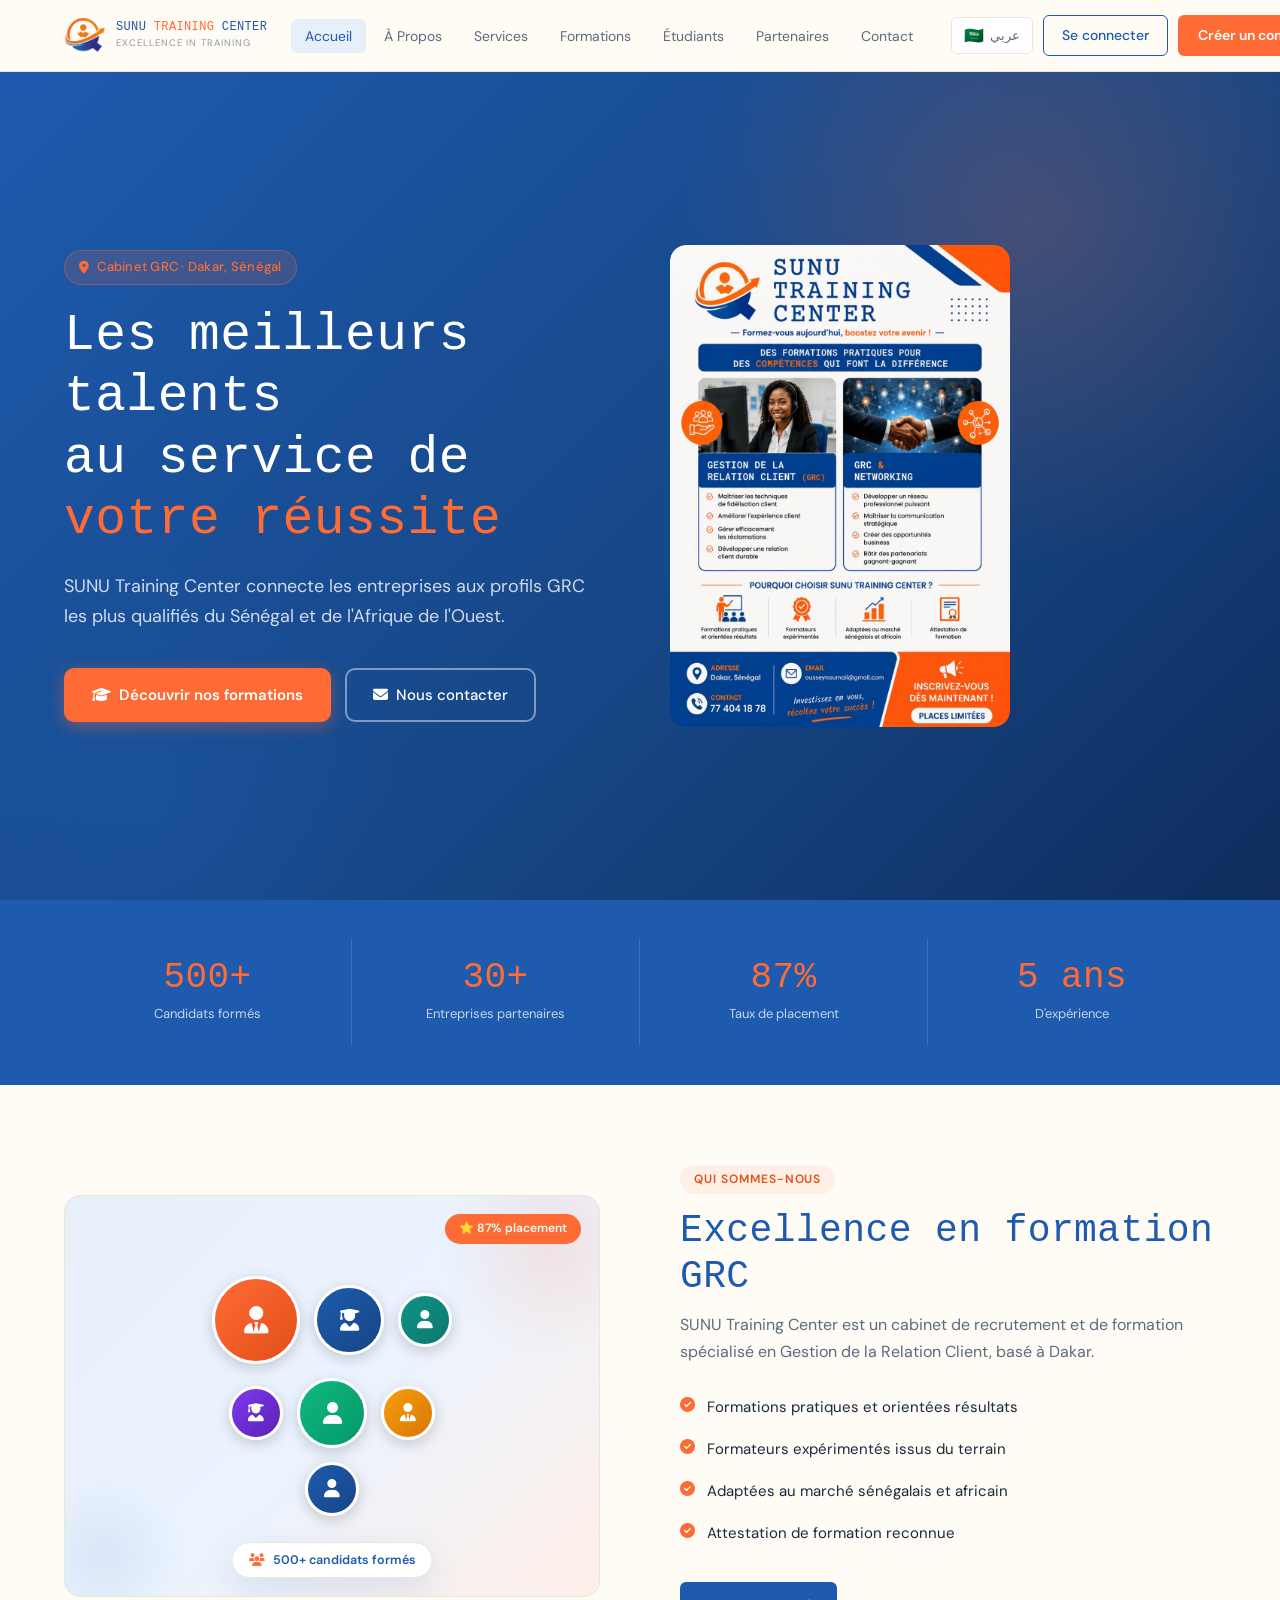
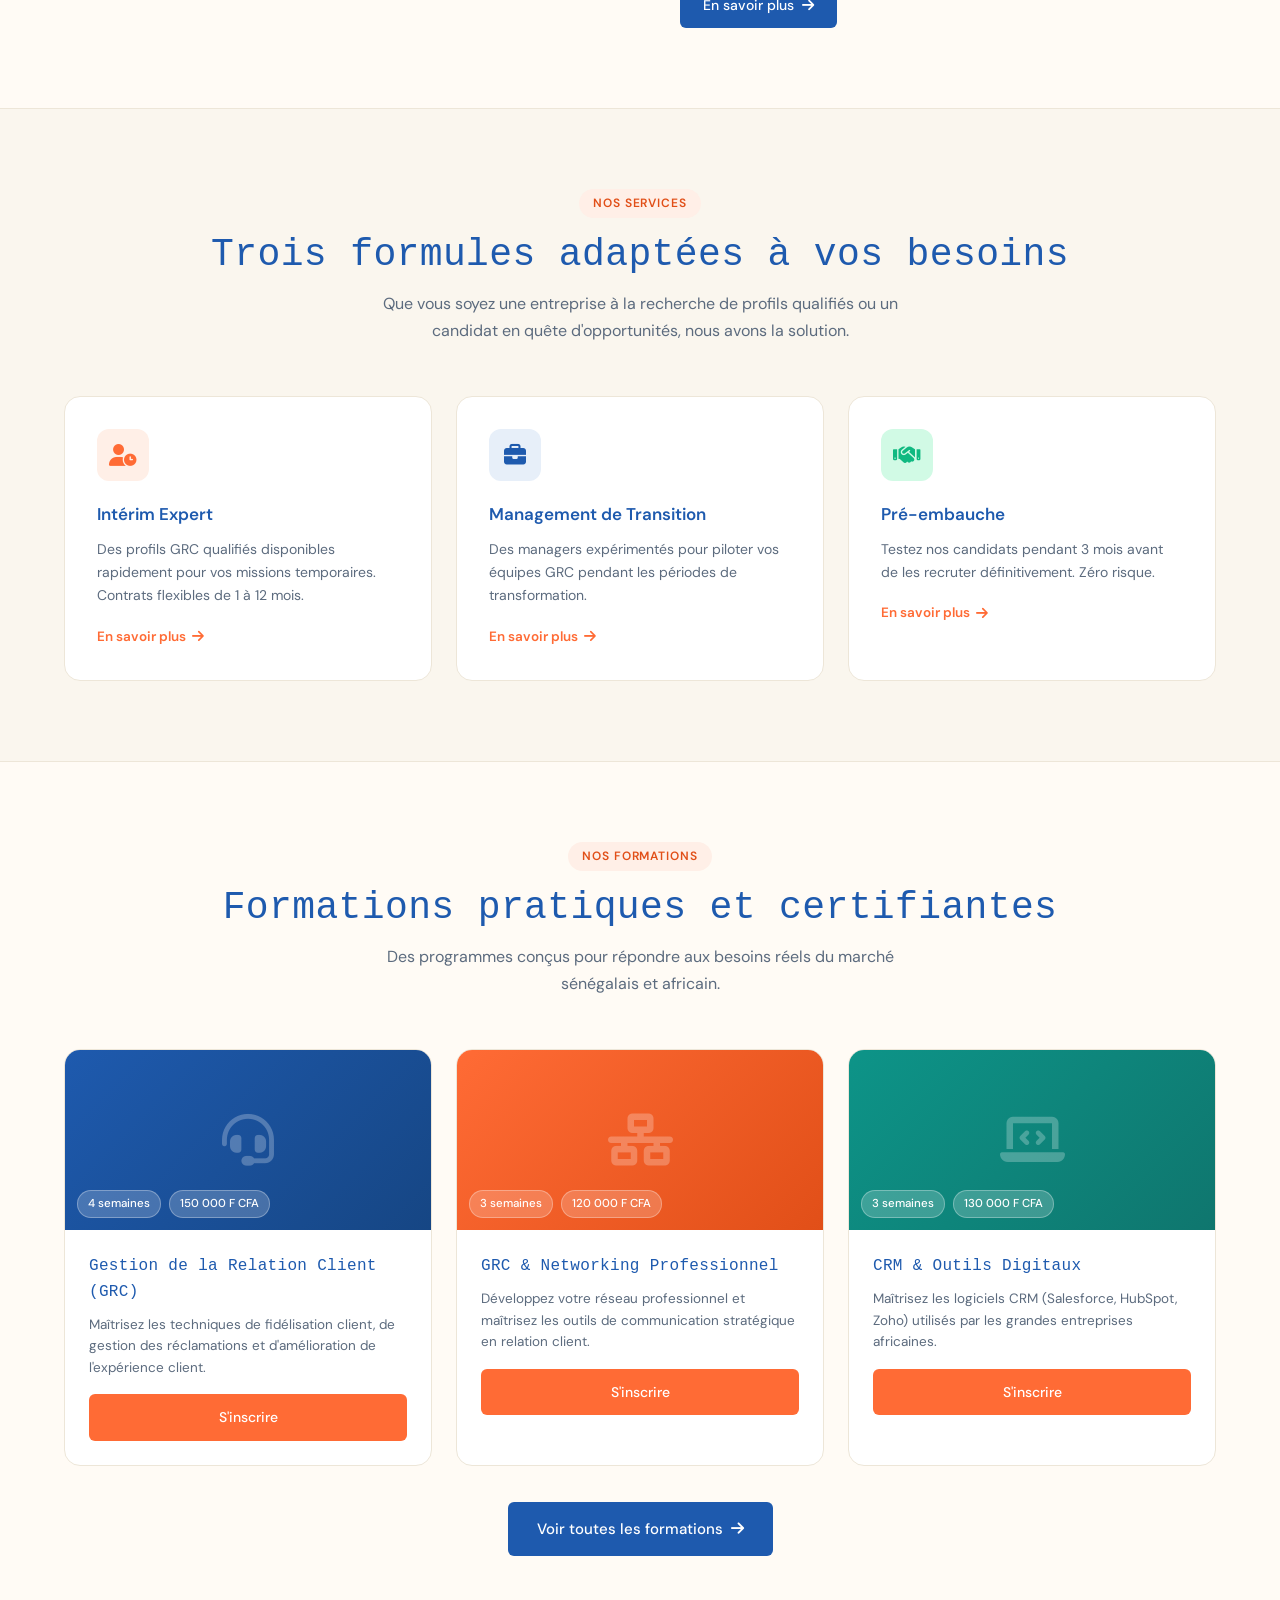
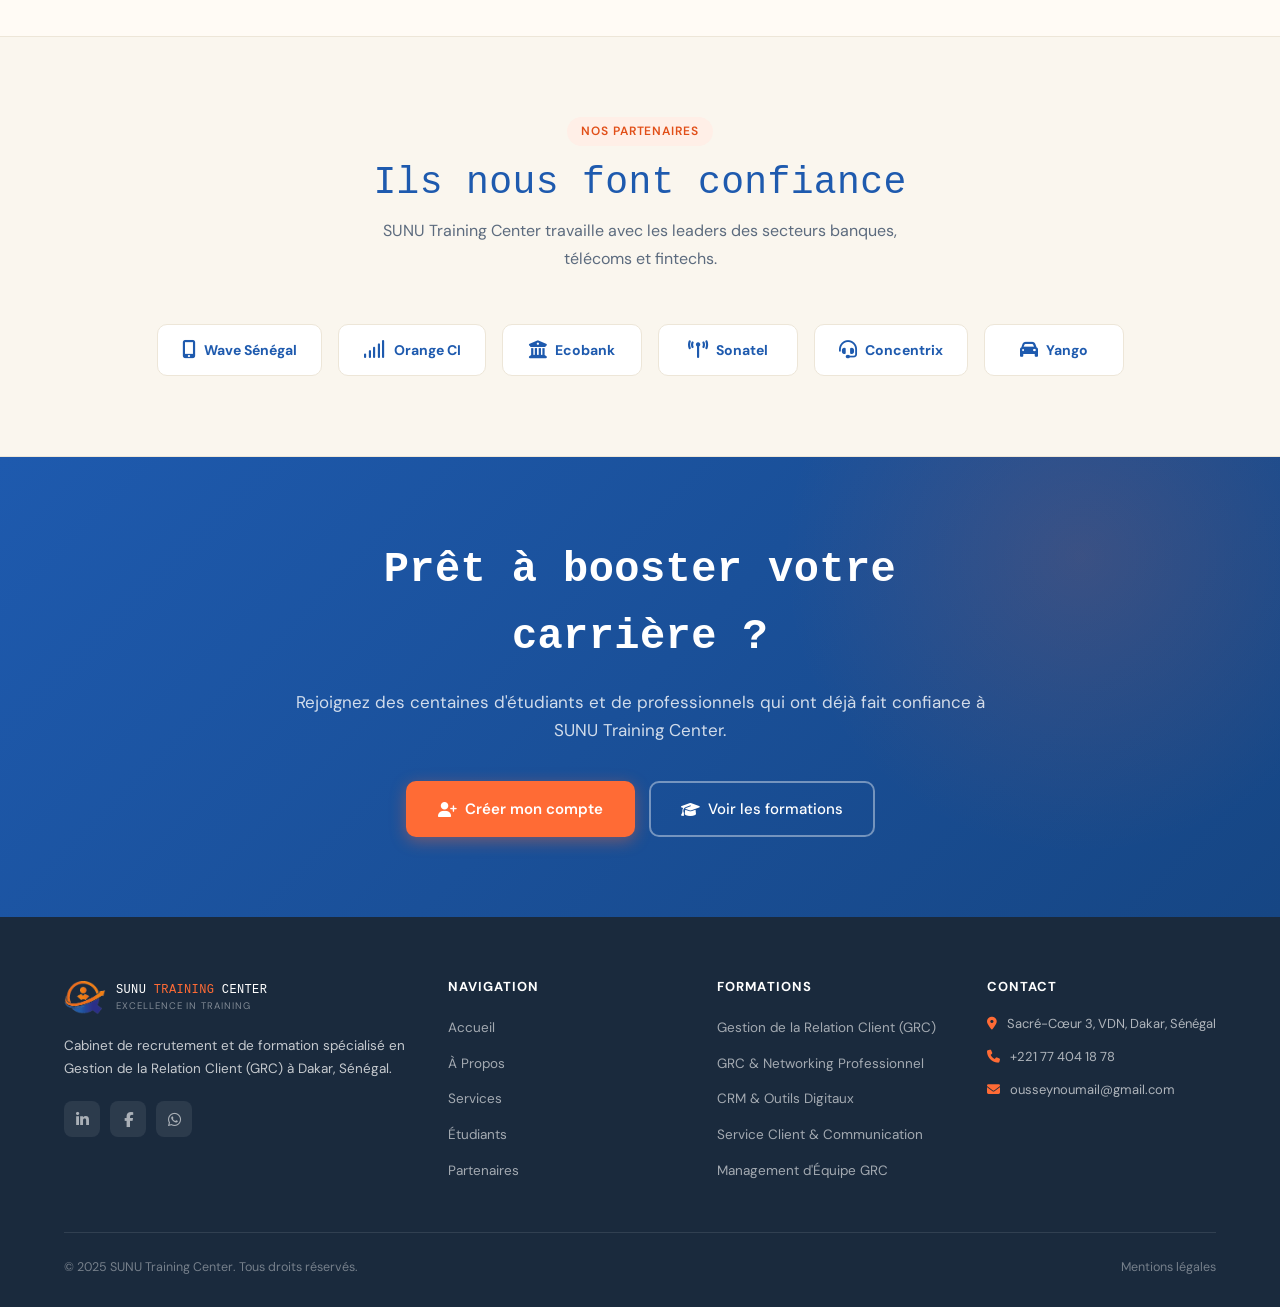
<file: index.html>
<!DOCTYPE html>
<html lang="fr">
<head>
<meta charset="UTF-8">
<meta name="viewport" content="width=device-width, initial-scale=1.0">
<title>SUNU Training Center · Cabinet GRC Dakar</title>
<meta name="description" content="SUNU Training Center - Cabinet de recrutement et de formation spécialisé en Gestion de la Relation Client à Dakar, Sénégal.">
<link rel="manifest" href="manifest.json">
<meta name="theme-color" content="#1E5AAE">
<link rel="preconnect" href="https://fonts.googleapis.com">
<link rel="preconnect" href="https://fonts.gstatic.com" crossorigin>
<link href="https://fonts.googleapis.com/css2?family=DM+Sans:wght@400;500;600;700&display=swap" rel="stylesheet">
<link rel="stylesheet" href="https://cdnjs.cloudflare.com/ajax/libs/font-awesome/6.5.1/css/all.min.css">
<link rel="stylesheet" href="vitrine/css/style.css">
</head>
<body>

<!-- ========== NAVBAR ========== -->
<nav class="navbar" id="navbar">
  <a href="index.html" class="nav-logo">
    <img src="images/logo-sunu.png" alt="SUNU logo" width="42" height="42">
    <div>
      <div class="nav-logo-text">SUNU <span class="or">TRAINING</span> CENTER</div>
      <div class="nav-logo-sub">Excellence in Training</div>
    </div>
  </a>
  <ul class="nav-links">
    <li><a href="index.html" data-i18n="nav_home" class="active">Accueil</a></li>
    <li><a href="a-propos.html" data-i18n="nav_about">À Propos</a></li>
    <li><a href="services.html" data-i18n="nav_services">Services</a></li>
    <li><a href="formations.html" data-i18n="nav_formations">Formations</a></li>
    <li><a href="etudiants.html" data-i18n="nav_students">Étudiants</a></li>
    <li><a href="partenaires.html" data-i18n="nav_partners">Partenaires</a></li>
    <li><a href="contact.html" data-i18n="nav_contact">Contact</a></li>
  </ul>
  <div class="nav-actions">
    <button class="lang-btn" id="langBtn" onclick="toggleLang()">
      <span class="lang-flag">🇸🇦</span> عربي
    </button>
    <a href="app.html" class="btn-nav-login" id="navLoginBtn" data-i18n="nav_login">Se connecter</a>
    <a href="app.html" class="btn-nav-cta" id="navCtaBtn" data-i18n="nav_signup">Créer un compte</a>
  </div>
  <button class="hamburger" id="hamburger" aria-label="Menu">
    <span></span><span></span><span></span>
  </button>
</nav>

<!-- ========== MOBILE MENU ========== -->
<div class="mobile-menu" id="mobileMenu">
  <a href="index.html" data-i18n="nav_home">Accueil</a>
  <a href="a-propos.html" data-i18n="nav_about">À Propos</a>
  <a href="services.html" data-i18n="nav_services">Services</a>
  <a href="formations.html" data-i18n="nav_formations">Formations</a>
  <a href="etudiants.html" data-i18n="nav_students">Étudiants</a>
  <a href="partenaires.html" data-i18n="nav_partners">Partenaires</a>
  <a href="contact.html" data-i18n="nav_contact">Contact</a>
  <div class="mobile-actions">
    <a href="app.html" class="btn btn-outline" data-i18n="nav_login">Se connecter</a>
    <a href="app.html" class="btn btn-primary" data-i18n="nav_signup">Créer un compte</a>
    <button class="lang-btn" id="mobileLangBtn" onclick="toggleLang()"><span class="lang-flag">🇸🇦</span> عربي</button>
  </div>
</div>

<div class="page-wrapper">

  <!-- ========== HERO ========== -->
  <section class="hero">
    <div class="hero-inner">
      <div class="hero-content">
        <div class="hero-tag">
          <i class="fa-solid fa-location-dot"></i>
          <span data-i18n="hero_tag">Cabinet GRC · Dakar, Sénégal</span>
        </div>
        <h1 class="hero-title">
          <span data-i18n="hero_title_1">Les meilleurs talents</span><br>
          <span data-i18n="hero_title_2">au service de</span><br>
          <span class="accent" data-i18n="hero_title_3">votre réussite</span>
        </h1>
        <p class="hero-sub" data-i18n="hero_sub">
          SUNU Training Center connecte les entreprises aux profils GRC les plus qualifiés du Sénégal et de l'Afrique de l'Ouest.
        </p>
        <div class="hero-btns">
          <a href="formations.html" class="btn-hero-primary">
            <i class="fa-solid fa-graduation-cap"></i>
            <span data-i18n="hero_btn_primary">Découvrir nos formations</span>
          </a>
          <a href="contact.html" class="btn-hero-secondary">
            <i class="fa-solid fa-envelope"></i>
            <span data-i18n="hero_btn_secondary">Nous contacter</span>
          </a>
        </div>
      </div>
      <div class="hero-card" style="padding:0;overflow:hidden;background:transparent;border:none;box-shadow:none;max-width:340px">
        <img src="images/flyer-sunu.jpeg" alt="SUNU Training Center · Formations GRC"
             style="width:100%;border-radius:var(--radius-lg);box-shadow:0 12px 40px rgba(0,0,0,0.22);display:block">
      </div>
    </div>
  </section>

  <!-- ========== STATS BAR ========== -->
  <div class="stats-bar">
    <div class="stats-grid">
      <div class="stat-item fade-in">
        <div class="stat-val" data-i18n="stat_1_val">500+</div>
        <div class="stat-label" data-i18n="stat_1_label">Candidats formés</div>
      </div>
      <div class="stat-item fade-in fade-in-delay-1">
        <div class="stat-val" data-i18n="stat_2_val">30+</div>
        <div class="stat-label" data-i18n="stat_2_label">Entreprises partenaires</div>
      </div>
      <div class="stat-item fade-in fade-in-delay-2">
        <div class="stat-val" data-i18n="stat_3_val">87%</div>
        <div class="stat-label" data-i18n="stat_3_label">Taux de placement</div>
      </div>
      <div class="stat-item fade-in fade-in-delay-3">
        <div class="stat-val" data-i18n="stat_4_val">5 ans</div>
        <div class="stat-label" data-i18n="stat_4_label">D'expérience</div>
      </div>
    </div>
  </div>

  <!-- ========== À PROPOS RAPIDE ========== -->
  <section>
    <div class="section-inner">
      <div class="split-grid">
        <div class="illus-wrap fade-in">
          <div class="illus-badge-top">⭐ 87% placement</div>
          <div class="av-cluster">
            <div class="av av-orange av-lg"><i class="fa-solid fa-user-tie"></i></div>
            <div class="av av-blue av-md"><i class="fa-solid fa-user-graduate"></i></div>
            <div class="av av-teal av-sm"><i class="fa-solid fa-user"></i></div>
            <div class="av av-purple av-sm"><i class="fa-solid fa-user-graduate"></i></div>
            <div class="av av-green av-md"><i class="fa-solid fa-user"></i></div>
            <div class="av av-amber av-sm"><i class="fa-solid fa-user-tie"></i></div>
            <div class="av av-blue av-sm"><i class="fa-solid fa-user"></i></div>
          </div>
          <div class="illus-badge"><i class="fa-solid fa-users"></i> 500+ candidats formés</div>
        </div>
        <div class="fade-in fade-in-delay-1">
          <span class="section-tag" data-i18n="about_tag">Qui sommes-nous</span>
          <h2 class="section-title" data-i18n="about_title">Excellence en formation GRC</h2>
          <p class="section-sub" data-i18n="about_sub">SUNU Training Center est un cabinet de recrutement et de formation spécialisé en Gestion de la Relation Client, basé à Dakar.</p>
          <ul class="check-list">
            <li><i class="fa-solid fa-circle-check"></i> <span data-i18n="adv_1">Formations pratiques et orientées résultats</span></li>
            <li><i class="fa-solid fa-circle-check"></i> <span data-i18n="adv_2">Formateurs expérimentés issus du terrain</span></li>
            <li><i class="fa-solid fa-circle-check"></i> <span data-i18n="adv_3">Adaptées au marché sénégalais et africain</span></li>
            <li><i class="fa-solid fa-circle-check"></i> <span data-i18n="adv_4">Attestation de formation reconnue</span></li>
          </ul>
          <a href="a-propos.html" class="btn btn-blue">
            <span data-i18n="about_btn">En savoir plus</span>
            <i class="fa-solid fa-arrow-right"></i>
          </a>
        </div>
      </div>
    </div>
  </section>

  <!-- ========== SERVICES ========== -->
  <section class="alt-section">
    <div class="section-inner">
      <div class="section-header center">
        <span class="section-tag" data-i18n="services_tag">Nos Services</span>
        <h2 class="section-title" data-i18n="services_title">Trois formules adaptées à vos besoins</h2>
        <p class="section-sub" data-i18n="services_sub">Que vous soyez une entreprise à la recherche de profils qualifiés ou un candidat en quête d'opportunités, nous avons la solution.</p>
      </div>
      <div class="cards-grid">
        <div class="card fade-in">
          <div class="card-icon"><i class="fa-solid fa-user-clock"></i></div>
          <div class="card-title" data-i18n="s1_title">Intérim Expert</div>
          <div class="card-desc" data-i18n="s1_desc">Des profils GRC qualifiés disponibles rapidement pour vos missions temporaires. Contrats flexibles de 1 à 12 mois.</div>
          <a href="services.html" class="card-link"><span data-i18n="about_btn">En savoir plus</span> <i class="fa-solid fa-arrow-right"></i></a>
        </div>
        <div class="card fade-in fade-in-delay-1">
          <div class="card-icon blue"><i class="fa-solid fa-briefcase"></i></div>
          <div class="card-title" data-i18n="s2_title">Management de Transition</div>
          <div class="card-desc" data-i18n="s2_desc">Des managers expérimentés pour piloter vos équipes GRC pendant les périodes de transformation.</div>
          <a href="services.html" class="card-link"><span data-i18n="about_btn">En savoir plus</span> <i class="fa-solid fa-arrow-right"></i></a>
        </div>
        <div class="card fade-in fade-in-delay-2">
          <div class="card-icon green"><i class="fa-solid fa-handshake"></i></div>
          <div class="card-title" data-i18n="s3_title">Pré-embauche</div>
          <div class="card-desc" data-i18n="s3_desc">Testez nos candidats pendant 3 mois avant de les recruter définitivement. Zéro risque.</div>
          <a href="services.html" class="card-link"><span data-i18n="about_btn">En savoir plus</span> <i class="fa-solid fa-arrow-right"></i></a>
        </div>
      </div>
    </div>
  </section>

  <!-- ========== FORMATIONS PHARES ========== -->
  <section>
    <div class="section-inner">
      <div class="section-header center">
        <span class="section-tag" data-i18n="formations_tag">Nos Formations</span>
        <h2 class="section-title" data-i18n="formations_title">Formations pratiques et certifiantes</h2>
        <p class="section-sub" data-i18n="formations_sub">Des programmes conçus pour répondre aux besoins réels du marché sénégalais et africain.</p>
      </div>
      <div class="cards-grid" style="grid-template-columns:repeat(auto-fill,minmax(320px,1fr))">
        <div class="formation-card fade-in">
          <div class="formation-img">
            <i class="fa-solid fa-headset"></i>
            <div class="formation-img-label">
              <span class="formation-tag"><span data-i18n="f1_dur">4 semaines</span></span>
              <span class="formation-tag"><span data-i18n="f1_price">150 000 F CFA</span></span>
            </div>
          </div>
          <div class="formation-body">
            <div class="formation-title" data-i18n="f1_title">Gestion de la Relation Client (GRC)</div>
            <div class="formation-desc" data-i18n="f1_desc">Maîtrisez les techniques de fidélisation client, de gestion des réclamations et d'amélioration de l'expérience client.</div>
            <a href="app.html" class="btn btn-primary btn-block" data-i18n="btn_enroll">S'inscrire</a>
          </div>
        </div>
        <div class="formation-card fade-in fade-in-delay-1">
          <div class="formation-img orange">
            <i class="fa-solid fa-network-wired"></i>
            <div class="formation-img-label">
              <span class="formation-tag"><span data-i18n="f2_dur">3 semaines</span></span>
              <span class="formation-tag"><span data-i18n="f2_price">120 000 F CFA</span></span>
            </div>
          </div>
          <div class="formation-body">
            <div class="formation-title" data-i18n="f2_title">GRC & Networking Professionnel</div>
            <div class="formation-desc" data-i18n="f2_desc">Développez votre réseau professionnel et maîtrisez les outils de communication stratégique en relation client.</div>
            <a href="app.html" class="btn btn-primary btn-block" data-i18n="btn_enroll">S'inscrire</a>
          </div>
        </div>
        <div class="formation-card fade-in fade-in-delay-2">
          <div class="formation-img teal">
            <i class="fa-solid fa-laptop-code"></i>
            <div class="formation-img-label">
              <span class="formation-tag"><span data-i18n="f3_dur">3 semaines</span></span>
              <span class="formation-tag"><span data-i18n="f3_price">130 000 F CFA</span></span>
            </div>
          </div>
          <div class="formation-body">
            <div class="formation-title" data-i18n="f3_title">CRM & Outils Digitaux</div>
            <div class="formation-desc" data-i18n="f3_desc">Maîtrisez les logiciels CRM (Salesforce, HubSpot, Zoho) utilisés par les grandes entreprises africaines.</div>
            <a href="app.html" class="btn btn-primary btn-block" data-i18n="btn_enroll">S'inscrire</a>
          </div>
        </div>
      </div>
      <div style="text-align:center;margin-top:36px">
        <a href="formations.html" class="btn btn-blue btn-lg">
          <span data-i18n="formations_btn">Voir toutes les formations</span>
          <i class="fa-solid fa-arrow-right"></i>
        </a>
      </div>
    </div>
  </section>

  <!-- ========== PARTENAIRES ========== -->
  <section class="alt-section">
    <div class="section-inner">
      <div class="section-header center">
        <span class="section-tag" data-i18n="partners_tag">Nos Partenaires</span>
        <h2 class="section-title" data-i18n="partners_title">Ils nous font confiance</h2>
        <p class="section-sub" data-i18n="partners_sub">SUNU Training Center travaille avec les leaders des secteurs banques, télécoms et fintechs.</p>
      </div>
      <div class="partners-strip fade-in">
        <div class="partner-logo"><i class="fa-solid fa-mobile-screen-button"></i> Wave Sénégal</div>
        <div class="partner-logo"><i class="fa-solid fa-signal"></i> Orange CI</div>
        <div class="partner-logo"><i class="fa-solid fa-building-columns"></i> Ecobank</div>
        <div class="partner-logo"><i class="fa-solid fa-tower-broadcast"></i> Sonatel</div>
        <div class="partner-logo"><i class="fa-solid fa-headset"></i> Concentrix</div>
        <div class="partner-logo"><i class="fa-solid fa-car"></i> Yango</div>
      </div>
    </div>
  </section>

  <!-- ========== CTA ========== -->
  <section class="cta-section">
    <div class="cta-inner">
      <h2 class="cta-title fade-in" data-i18n="cta_title">Prêt à booster votre carrière ?</h2>
      <p class="cta-sub fade-in fade-in-delay-1" data-i18n="cta_sub">Rejoignez des centaines d'étudiants et de professionnels qui ont déjà fait confiance à SUNU Training Center.</p>
      <div class="cta-btns fade-in fade-in-delay-2">
        <a href="app.html" class="btn-cta-primary">
          <i class="fa-solid fa-user-plus"></i>
          <span data-i18n="cta_btn_primary">Créer mon compte</span>
        </a>
        <a href="formations.html" class="btn-cta-secondary">
          <i class="fa-solid fa-graduation-cap"></i>
          <span data-i18n="cta_btn_secondary">Voir les formations</span>
        </a>
      </div>
    </div>
  </section>

</div><!-- /.page-wrapper -->

<!-- ========== FOOTER ========== -->
<footer class="footer">
  <div class="footer-grid">
    <div class="footer-brand">
      <div class="nav-logo" style="margin-bottom:14px">
        <img src="images/logo-sunu.png" alt="SUNU" width="36" height="36">
        <div>
          <div class="nav-logo-text">SUNU <span class="or">TRAINING</span> CENTER</div>
          <div class="nav-logo-sub">Excellence in Training</div>
        </div>
      </div>
      <p class="footer-desc" data-i18n="footer_tagline">Cabinet de recrutement et de formation spécialisé en Gestion de la Relation Client (GRC) à Dakar, Sénégal.</p>
      <div class="footer-social">
        <a href="#" class="social-btn" title="LinkedIn"><i class="fa-brands fa-linkedin-in"></i></a>
        <a href="#" class="social-btn" title="Facebook"><i class="fa-brands fa-facebook-f"></i></a>
        <a href="#" class="social-btn" title="WhatsApp"><i class="fa-brands fa-whatsapp"></i></a>
      </div>
    </div>
    <div>
      <div class="footer-col-title" data-i18n="footer_nav">Navigation</div>
      <ul class="footer-links">
        <li><a href="index.html" data-i18n="nav_home">Accueil</a></li>
        <li><a href="a-propos.html" data-i18n="nav_about">À Propos</a></li>
        <li><a href="services.html" data-i18n="nav_services">Services</a></li>
        <li><a href="etudiants.html" data-i18n="nav_students">Étudiants</a></li>
        <li><a href="partenaires.html" data-i18n="nav_partners">Partenaires</a></li>
      </ul>
    </div>
    <div>
      <div class="footer-col-title" data-i18n="footer_formations_col">Formations</div>
      <ul class="footer-links">
        <li><a href="formations.html" data-i18n="f1_title">GRC</a></li>
        <li><a href="formations.html" data-i18n="f2_title">GRC & Networking</a></li>
        <li><a href="formations.html" data-i18n="f3_title">CRM & Outils Digitaux</a></li>
        <li><a href="formations.html" data-i18n="f4_title">Service Client</a></li>
        <li><a href="formations.html" data-i18n="f5_title">Management GRC</a></li>
      </ul>
    </div>
    <div>
      <div class="footer-col-title" data-i18n="footer_contact_col">Contact</div>
      <div class="footer-contact-item">
        <i class="fa-solid fa-location-dot"></i>
        <span data-i18n="contact_address_val">Sacré-Cœur 3, VDN, Dakar, Sénégal</span>
      </div>
      <div class="footer-contact-item">
        <i class="fa-solid fa-phone"></i>
        <span>+221 77 404 18 78</span>
      </div>
      <div class="footer-contact-item">
        <i class="fa-solid fa-envelope"></i>
        <span>ousseynoumail@gmail.com</span>
      </div>
    </div>
  </div>
  <div class="footer-bottom">
    <span data-i18n="footer_copyright">© 2025 SUNU Training Center. Tous droits réservés.</span>
    <a href="#" data-i18n="footer_legal">Mentions légales</a>
  </div>
</footer>

<!-- ========== PWA BANNER ========== -->
<div class="pwa-banner hidden" id="pwaBanner">
  <div class="pwa-banner-icon">📱</div>
  <div class="pwa-banner-text">
    <div class="pwa-banner-title" data-i18n="pwa_title">Installer l'application</div>
    <div class="pwa-banner-sub" data-i18n="pwa_sub">Ajoutez SUNU à votre écran d'accueil</div>
  </div>
  <div class="pwa-banner-actions">
    <button class="pwa-install-btn" onclick="installPWA()" data-i18n="pwa_install">Installer</button>
    <button class="pwa-dismiss-btn" onclick="dismissPWA()" data-i18n="pwa_dismiss">Plus tard</button>
  </div>
</div>

<!-- ========== TOAST ========== -->
<div class="toast-stack" id="toastStack"></div>

<script src="vitrine/js/vitrine.js"></script>
</body>
</html>
</file>
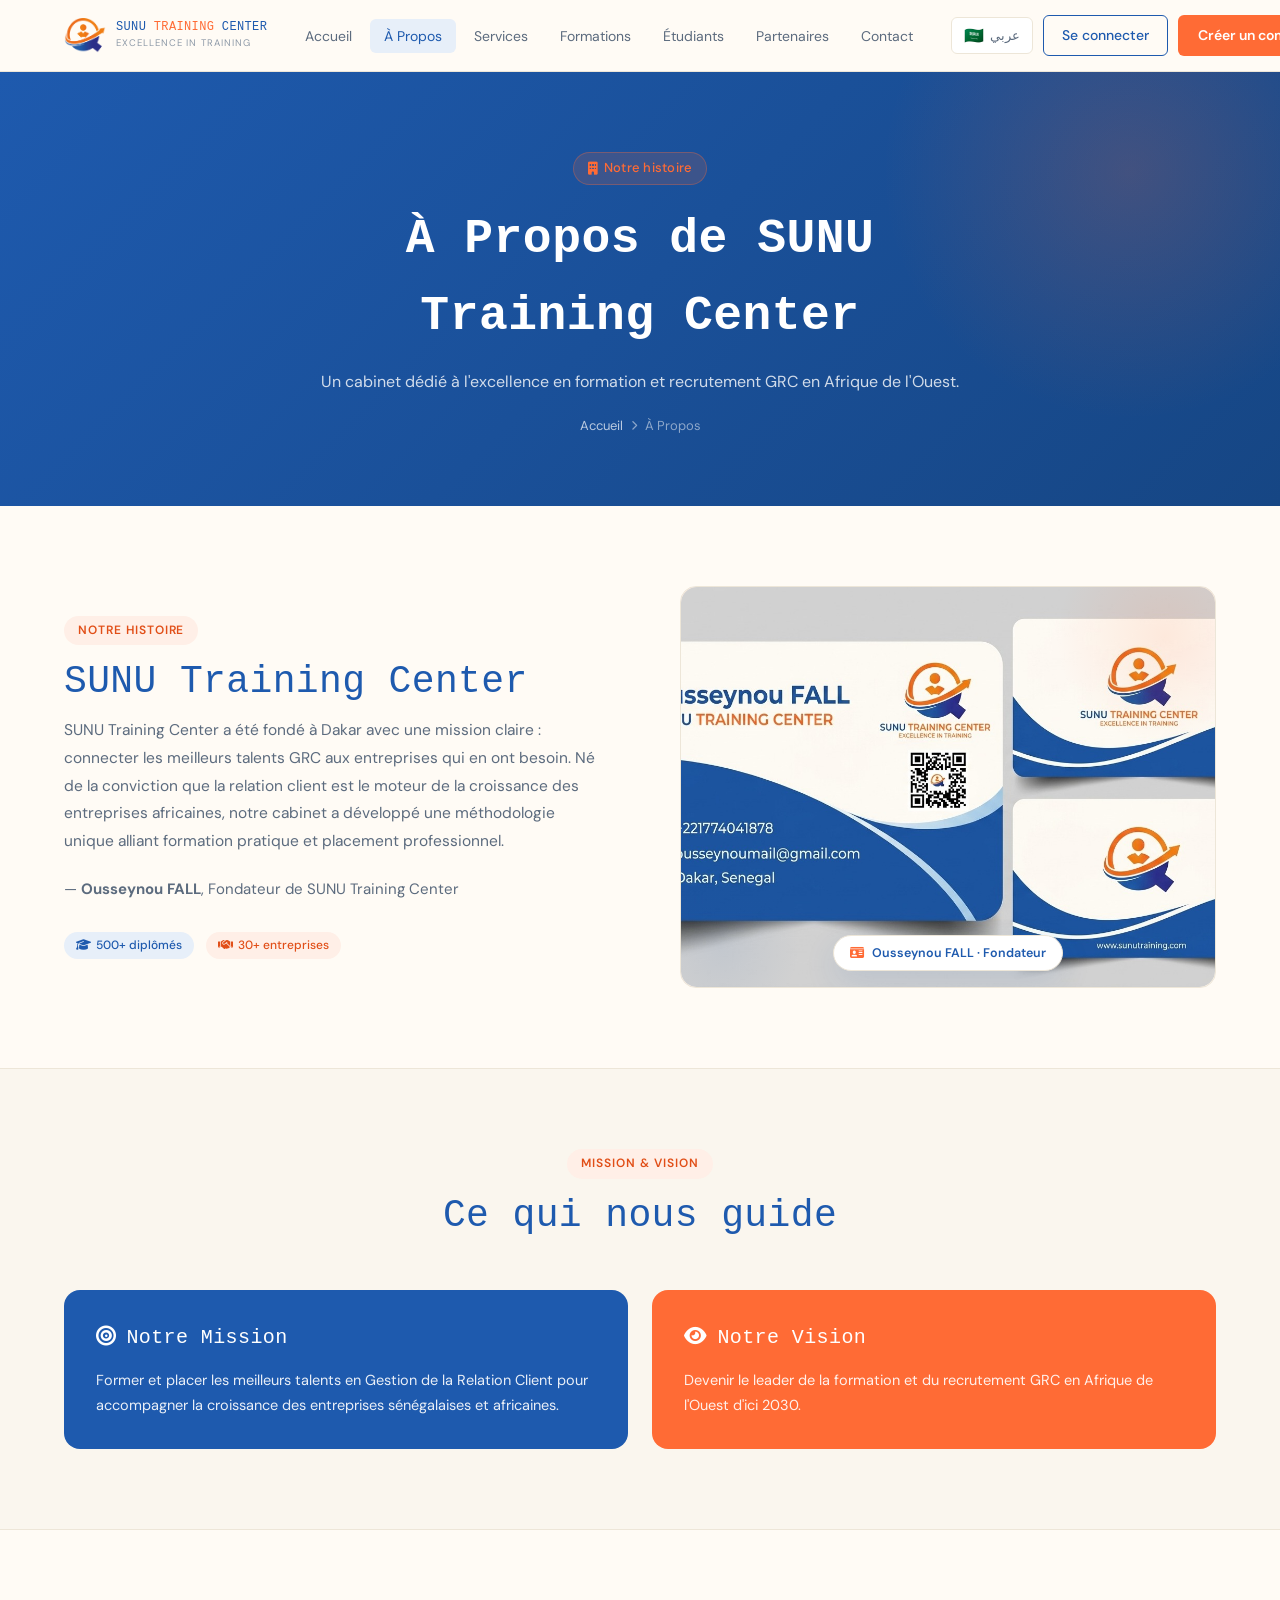
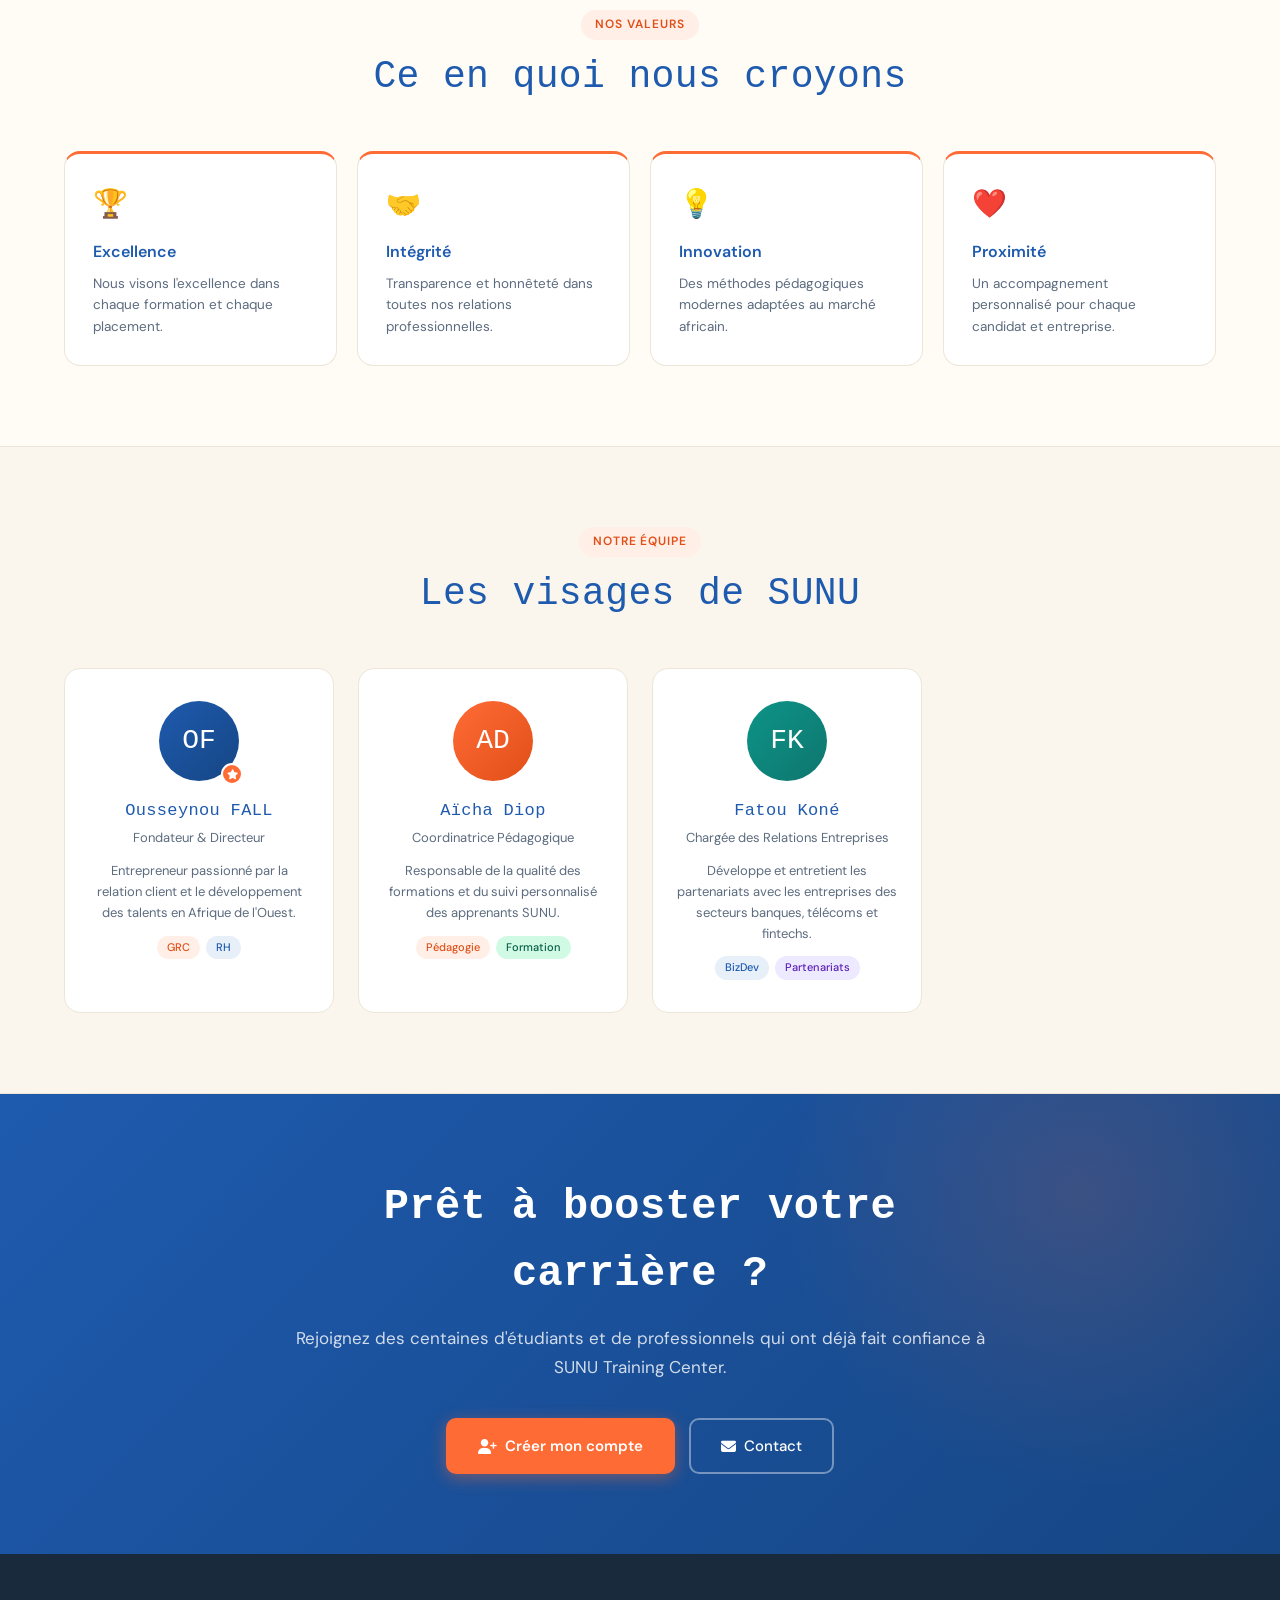
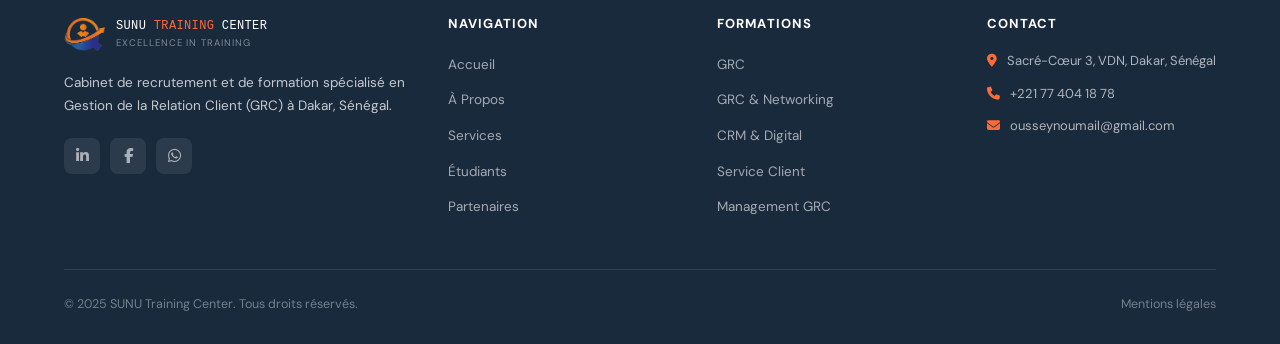
<file: a-propos.html>
<!DOCTYPE html>
<html lang="fr">
<head>
<meta charset="UTF-8">
<meta name="viewport" content="width=device-width, initial-scale=1.0">
<title>À Propos · SUNU Training Center</title>
<meta name="description" content="Découvrez l'histoire, la mission et les valeurs de SUNU Training Center, cabinet GRC à Dakar.">
<link rel="manifest" href="manifest.json">
<meta name="theme-color" content="#1E5AAE">
<link rel="preconnect" href="https://fonts.googleapis.com">
<link rel="preconnect" href="https://fonts.gstatic.com" crossorigin>
<link href="https://fonts.googleapis.com/css2?family=DM+Sans:wght@400;500;600;700&display=swap" rel="stylesheet">
<link rel="stylesheet" href="https://cdnjs.cloudflare.com/ajax/libs/font-awesome/6.5.1/css/all.min.css">
<link rel="stylesheet" href="vitrine/css/style.css">
<style>
.team-grid{display:grid;grid-template-columns:repeat(auto-fill,minmax(260px,1fr));gap:24px}
.team-card{background:var(--white);border:1px solid var(--border);border-radius:var(--radius-lg);padding:32px 24px;text-align:center;transition:all 0.25s}
.team-card:hover{transform:translateY(-4px);box-shadow:var(--shadow-lg)}
.team-avatar{width:80px;height:80px;border-radius:50%;background:linear-gradient(135deg,var(--blue),var(--blue-dark));color:white;font-family:var(--font-display);font-size:28px;display:flex;align-items:center;justify-content:center;margin:0 auto 16px}
.team-avatar.orange{background:linear-gradient(135deg,var(--orange),var(--orange-dark))}
.team-avatar.teal{background:linear-gradient(135deg,#0D9488,#0F766E)}
.team-name{font-family:var(--font-display);font-size:17px;color:var(--blue);margin-bottom:4px;letter-spacing:0.02em}
.team-role{font-size:13px;color:var(--text-soft);margin-bottom:12px}
.values-grid{display:grid;grid-template-columns:repeat(auto-fill,minmax(240px,1fr));gap:20px}
.value-card{background:var(--white);border:1px solid var(--border);border-radius:var(--radius-lg);padding:28px;border-top:3px solid var(--orange)}
.value-icon{font-size:28px;margin-bottom:12px}
.value-title{font-size:16px;font-weight:600;color:var(--blue);margin-bottom:8px}
.value-desc{font-size:13.5px;color:var(--text-soft);line-height:1.6}
.mission-grid{display:grid;grid-template-columns:1fr 1fr;gap:24px}
@media(max-width:640px){.mission-grid{grid-template-columns:1fr}}
.mission-card{border-radius:var(--radius-lg);padding:32px}
.mission-card.blue{background:var(--blue);color:white}
.mission-card.orange{background:var(--orange);color:white}
.mission-card-title{font-family:var(--font-display);font-size:20px;margin-bottom:14px;letter-spacing:0.02em}
.mission-card-text{font-size:14.5px;line-height:1.7;opacity:0.9}
</style>
</head>
<body>

<nav class="navbar" id="navbar">
  <a href="index.html" class="nav-logo">
    <img src="images/logo-sunu.png" alt="SUNU logo" width="42" height="42">
    <div>
      <div class="nav-logo-text">SUNU <span class="or">TRAINING</span> CENTER</div>
      <div class="nav-logo-sub">Excellence in Training</div>
    </div>
  </a>
  <ul class="nav-links">
    <li><a href="index.html" data-i18n="nav_home">Accueil</a></li>
    <li><a href="a-propos.html" data-i18n="nav_about" class="active">À Propos</a></li>
    <li><a href="services.html" data-i18n="nav_services">Services</a></li>
    <li><a href="formations.html" data-i18n="nav_formations">Formations</a></li>
    <li><a href="etudiants.html" data-i18n="nav_students">Étudiants</a></li>
    <li><a href="partenaires.html" data-i18n="nav_partners">Partenaires</a></li>
    <li><a href="contact.html" data-i18n="nav_contact">Contact</a></li>
  </ul>
  <div class="nav-actions">
    <button class="lang-btn" id="langBtn" onclick="toggleLang()"><span class="lang-flag">🇸🇦</span> عربي</button>
    <a href="app.html" class="btn-nav-login" id="navLoginBtn" data-i18n="nav_login">Se connecter</a>
    <a href="app.html" class="btn-nav-cta" id="navCtaBtn" data-i18n="nav_signup">Créer un compte</a>
  </div>
  <button class="hamburger" id="hamburger"><span></span><span></span><span></span></button>
</nav>

<div class="mobile-menu" id="mobileMenu">
  <a href="index.html" data-i18n="nav_home">Accueil</a>
  <a href="a-propos.html" data-i18n="nav_about">À Propos</a>
  <a href="services.html" data-i18n="nav_services">Services</a>
  <a href="formations.html" data-i18n="nav_formations">Formations</a>
  <a href="etudiants.html" data-i18n="nav_students">Étudiants</a>
  <a href="partenaires.html" data-i18n="nav_partners">Partenaires</a>
  <a href="contact.html" data-i18n="nav_contact">Contact</a>
  <div class="mobile-actions">
    <a href="app.html" class="btn btn-outline" data-i18n="nav_login">Se connecter</a>
    <a href="app.html" class="btn btn-primary" data-i18n="nav_signup">Créer un compte</a>
    <button class="lang-btn" id="mobileLangBtn" onclick="toggleLang()"><span class="lang-flag">🇸🇦</span> عربي</button>
  </div>
</div>

<div class="page-wrapper">

  <!-- HERO -->
  <div class="page-hero">
    <div class="page-hero-inner">
      <div class="page-hero-label"><i class="fa-solid fa-building"></i> <span data-i18n="about_page_tag">Notre histoire</span></div>
      <h1 class="page-hero-title" data-i18n="about_page_title">À Propos de SUNU Training Center</h1>
      <p class="page-hero-sub" data-i18n="about_page_sub">Un cabinet dédié à l'excellence en formation et recrutement GRC en Afrique de l'Ouest.</p>
      <div class="breadcrumb">
        <a href="index.html" data-i18n="nav_home">Accueil</a>
        <span class="breadcrumb-sep"><i class="fa-solid fa-chevron-right"></i></span>
        <span data-i18n="nav_about">À Propos</span>
      </div>
    </div>
  </div>

  <!-- HISTOIRE -->
  <section>
    <div class="section-inner">
      <div class="split-grid">
        <div class="fade-in">
          <span class="section-tag" data-i18n="about_story_title">Notre histoire</span>
          <h2 class="section-title">SUNU Training Center</h2>
          <p style="font-size:15.5px;color:var(--text-soft);line-height:1.8;margin-bottom:20px" data-i18n="about_story">
            SUNU Training Center a été fondé à Dakar avec une mission claire : connecter les meilleurs talents GRC aux entreprises qui en ont besoin. Né de la conviction que la relation client est le moteur de la croissance des entreprises africaines, notre cabinet a développé une méthodologie unique alliant formation pratique et placement professionnel.
          </p>
          <p style="font-size:15px;color:var(--text-soft);line-height:1.8">
            — <strong>Ousseynou FALL</strong>, Fondateur de SUNU Training Center
          </p>
          <div style="margin-top:28px">
            <span class="badge badge-blue" style="margin-right:8px"><i class="fa-solid fa-graduation-cap"></i> 500+ diplômés</span>
            <span class="badge badge-orange"><i class="fa-solid fa-handshake"></i> 30+ entreprises</span>
          </div>
        </div>
        <div class="illus-wrap illus-edu fade-in fade-in-delay-1" style="padding:0;overflow:hidden;position:relative">
          <img src="images/carte-sunu.jpeg" alt="Carte de visite SUNU Training Center" style="width:100%;height:100%;object-fit:cover;border-radius:var(--radius-lg);display:block">
          <div class="illus-badge" style="position:absolute;bottom:16px;left:50%;transform:translateX(-50%);white-space:nowrap"><i class="fa-solid fa-id-card"></i> Ousseynou FALL · Fondateur</div>
        </div>
      </div>
    </div>
  </section>

  <!-- MISSION & VISION -->
  <section class="alt-section">
    <div class="section-inner">
      <div class="section-header center">
        <span class="section-tag">Mission & Vision</span>
        <h2 class="section-title">Ce qui nous guide</h2>
      </div>
      <div class="mission-grid">
        <div class="mission-card blue fade-in">
          <div class="mission-card-title"><i class="fa-solid fa-bullseye" style="margin-right:10px"></i><span data-i18n="about_mission_title">Notre Mission</span></div>
          <p class="mission-card-text" data-i18n="about_mission">Former et placer les meilleurs talents en Gestion de la Relation Client pour accompagner la croissance des entreprises sénégalaises et africaines.</p>
        </div>
        <div class="mission-card orange fade-in fade-in-delay-1">
          <div class="mission-card-title"><i class="fa-solid fa-eye" style="margin-right:10px"></i><span data-i18n="about_vision_title">Notre Vision</span></div>
          <p class="mission-card-text" data-i18n="about_vision">Devenir le leader de la formation et du recrutement GRC en Afrique de l'Ouest d'ici 2030.</p>
        </div>
      </div>
    </div>
  </section>

  <!-- VALEURS -->
  <section>
    <div class="section-inner">
      <div class="section-header center">
        <span class="section-tag" data-i18n="about_values_title">Nos Valeurs</span>
        <h2 class="section-title">Ce en quoi nous croyons</h2>
      </div>
      <div class="values-grid">
        <div class="value-card fade-in">
          <div class="value-icon">🏆</div>
          <div class="value-title" data-i18n="val_excellence">Excellence</div>
          <div class="value-desc" data-i18n="val_excellence_desc">Nous visons l'excellence dans chaque formation et chaque placement.</div>
        </div>
        <div class="value-card fade-in fade-in-delay-1">
          <div class="value-icon">🤝</div>
          <div class="value-title" data-i18n="val_integrity">Intégrité</div>
          <div class="value-desc" data-i18n="val_integrity_desc">Transparence et honnêteté dans toutes nos relations professionnelles.</div>
        </div>
        <div class="value-card fade-in fade-in-delay-2">
          <div class="value-icon">💡</div>
          <div class="value-title" data-i18n="val_innovation">Innovation</div>
          <div class="value-desc" data-i18n="val_innovation_desc">Des méthodes pédagogiques modernes adaptées au marché africain.</div>
        </div>
        <div class="value-card fade-in fade-in-delay-3">
          <div class="value-icon">❤️</div>
          <div class="value-title" data-i18n="val_proximity">Proximité</div>
          <div class="value-desc" data-i18n="val_proximity_desc">Un accompagnement personnalisé pour chaque candidat et entreprise.</div>
        </div>
      </div>
    </div>
  </section>

  <!-- ÉQUIPE -->
  <section class="alt-section">
    <div class="section-inner">
      <div class="section-header center">
        <span class="section-tag" data-i18n="team_title">Notre Équipe</span>
        <h2 class="section-title">Les visages de SUNU</h2>
      </div>
      <div class="team-grid">
        <div class="team-card fade-in">
          <div class="team-avatar" style="position:relative">
            OF
            <span style="position:absolute;bottom:-4px;right:-4px;background:var(--orange);border-radius:50%;width:22px;height:22px;display:flex;align-items:center;justify-content:center;border:2px solid white;font-size:10px"><i class="fa-solid fa-star" style="color:white"></i></span>
          </div>
          <div class="team-name">Ousseynou FALL</div>
          <div class="team-role" data-i18n="team_founder">Fondateur & Directeur</div>
          <p style="font-size:13px;color:var(--text-soft);line-height:1.6">Entrepreneur passionné par la relation client et le développement des talents en Afrique de l'Ouest.</p>
          <div style="display:flex;gap:6px;justify-content:center;margin-top:12px">
            <span style="background:var(--orange-light);color:var(--orange-dark);padding:3px 10px;border-radius:99px;font-size:11px;font-weight:500">GRC</span>
            <span style="background:var(--blue-light);color:var(--blue);padding:3px 10px;border-radius:99px;font-size:11px;font-weight:500">RH</span>
          </div>
        </div>
        <div class="team-card fade-in fade-in-delay-1">
          <div class="team-avatar orange">AD</div>
          <div class="team-name">Aïcha Diop</div>
          <div class="team-role" data-i18n="team_coordinator">Coordinatrice Pédagogique</div>
          <p style="font-size:13px;color:var(--text-soft);line-height:1.6">Responsable de la qualité des formations et du suivi personnalisé des apprenants SUNU.</p>
          <div style="display:flex;gap:6px;justify-content:center;margin-top:12px">
            <span style="background:var(--orange-light);color:var(--orange-dark);padding:3px 10px;border-radius:99px;font-size:11px;font-weight:500">Pédagogie</span>
            <span style="background:#D1FAE5;color:#065F46;padding:3px 10px;border-radius:99px;font-size:11px;font-weight:500">Formation</span>
          </div>
        </div>
        <div class="team-card fade-in fade-in-delay-2">
          <div class="team-avatar teal">FK</div>
          <div class="team-name">Fatou Koné</div>
          <div class="team-role" data-i18n="team_relations">Chargée des Relations Entreprises</div>
          <p style="font-size:13px;color:var(--text-soft);line-height:1.6">Développe et entretient les partenariats avec les entreprises des secteurs banques, télécoms et fintechs.</p>
          <div style="display:flex;gap:6px;justify-content:center;margin-top:12px">
            <span style="background:var(--blue-light);color:var(--blue);padding:3px 10px;border-radius:99px;font-size:11px;font-weight:500">BizDev</span>
            <span style="background:#EDE9FE;color:#5B21B6;padding:3px 10px;border-radius:99px;font-size:11px;font-weight:500">Partenariats</span>
          </div>
        </div>
      </div>
    </div>
  </section>

  <!-- CTA -->
  <section class="cta-section">
    <div class="cta-inner">
      <h2 class="cta-title" data-i18n="cta_title">Prêt à booster votre carrière ?</h2>
      <p class="cta-sub" data-i18n="cta_sub">Rejoignez des centaines d'étudiants et de professionnels qui ont déjà fait confiance à SUNU Training Center.</p>
      <div class="cta-btns">
        <a href="app.html" class="btn-cta-primary"><i class="fa-solid fa-user-plus"></i> <span data-i18n="cta_btn_primary">Créer mon compte</span></a>
        <a href="contact.html" class="btn-cta-secondary"><i class="fa-solid fa-envelope"></i> <span data-i18n="nav_contact">Contact</span></a>
      </div>
    </div>
  </section>

</div>

<footer class="footer">
  <div class="footer-grid">
    <div class="footer-brand">
      <div class="nav-logo" style="margin-bottom:14px">
        <img src="images/logo-sunu.png" alt="SUNU" width="36" height="36">
        <div><div class="nav-logo-text">SUNU <span class="or">TRAINING</span> CENTER</div><div class="nav-logo-sub">Excellence in Training</div></div>
      </div>
      <p class="footer-desc" data-i18n="footer_tagline">Cabinet de recrutement et de formation spécialisé en GRC à Dakar, Sénégal.</p>
      <div class="footer-social">
        <a href="#" class="social-btn"><i class="fa-brands fa-linkedin-in"></i></a>
        <a href="#" class="social-btn"><i class="fa-brands fa-facebook-f"></i></a>
        <a href="#" class="social-btn"><i class="fa-brands fa-whatsapp"></i></a>
      </div>
    </div>
    <div>
      <div class="footer-col-title" data-i18n="footer_nav">Navigation</div>
      <ul class="footer-links">
        <li><a href="index.html" data-i18n="nav_home">Accueil</a></li>
        <li><a href="a-propos.html" data-i18n="nav_about">À Propos</a></li>
        <li><a href="services.html" data-i18n="nav_services">Services</a></li>
        <li><a href="etudiants.html" data-i18n="nav_students">Étudiants</a></li>
        <li><a href="partenaires.html" data-i18n="nav_partners">Partenaires</a></li>
      </ul>
    </div>
    <div>
      <div class="footer-col-title" data-i18n="footer_formations_col">Formations</div>
      <ul class="footer-links">
        <li><a href="formations.html">GRC</a></li>
        <li><a href="formations.html">GRC & Networking</a></li>
        <li><a href="formations.html">CRM & Digital</a></li>
        <li><a href="formations.html">Service Client</a></li>
        <li><a href="formations.html">Management GRC</a></li>
      </ul>
    </div>
    <div>
      <div class="footer-col-title" data-i18n="footer_contact_col">Contact</div>
      <div class="footer-contact-item"><i class="fa-solid fa-location-dot"></i><span data-i18n="contact_address_val">Sacré-Cœur 3, VDN, Dakar, Sénégal</span></div>
      <div class="footer-contact-item"><i class="fa-solid fa-phone"></i><span>+221 77 404 18 78</span></div>
      <div class="footer-contact-item"><i class="fa-solid fa-envelope"></i><span>ousseynoumail@gmail.com</span></div>
    </div>
  </div>
  <div class="footer-bottom">
    <span data-i18n="footer_copyright">© 2025 SUNU Training Center. Tous droits réservés.</span>
    <a href="#" data-i18n="footer_legal">Mentions légales</a>
  </div>
</footer>

<div class="pwa-banner hidden" id="pwaBanner">
  <div class="pwa-banner-icon">📱</div>
  <div class="pwa-banner-text">
    <div class="pwa-banner-title" data-i18n="pwa_title">Installer l'application</div>
    <div class="pwa-banner-sub" data-i18n="pwa_sub">Ajoutez SUNU à votre écran d'accueil</div>
  </div>
  <div class="pwa-banner-actions">
    <button class="pwa-install-btn" onclick="installPWA()" data-i18n="pwa_install">Installer</button>
    <button class="pwa-dismiss-btn" onclick="dismissPWA()" data-i18n="pwa_dismiss">Plus tard</button>
  </div>
</div>
<div class="toast-stack" id="toastStack"></div>
<script src="vitrine/js/vitrine.js"></script>
</body>
</html>
</file>
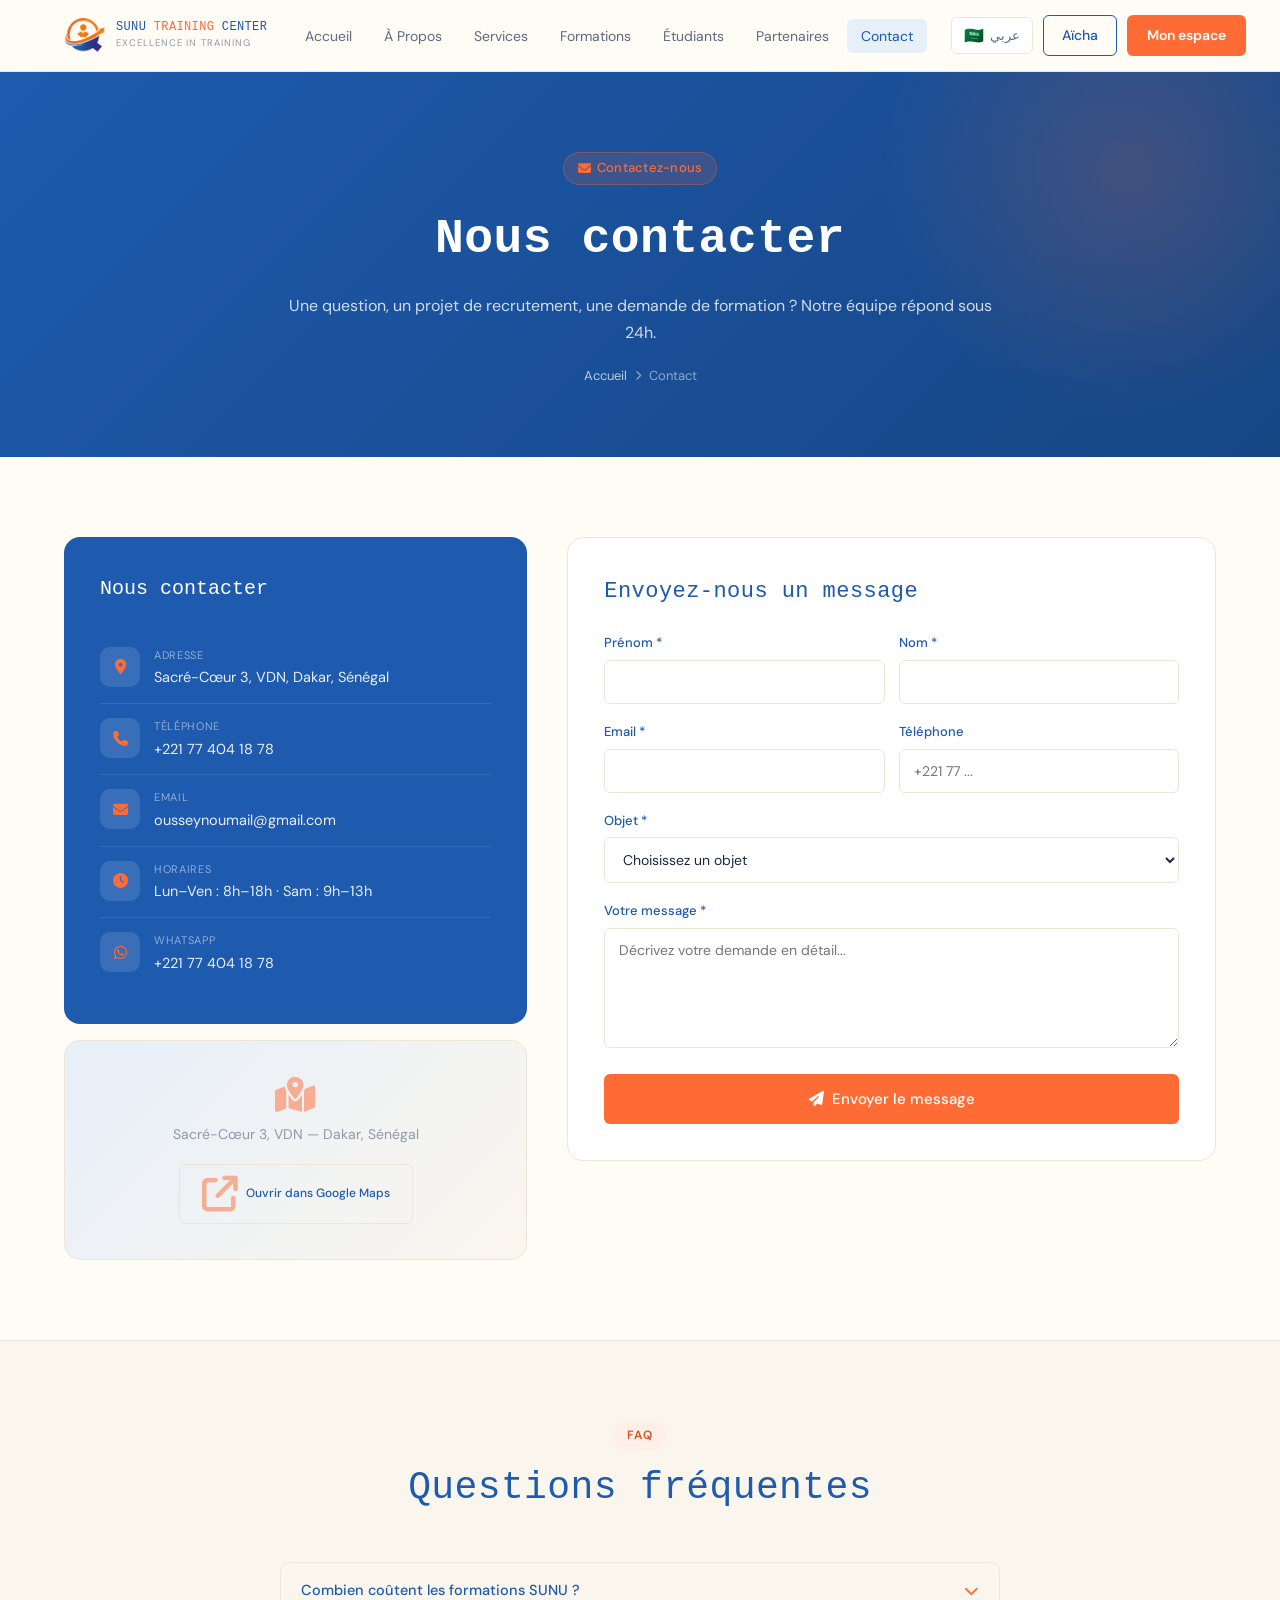
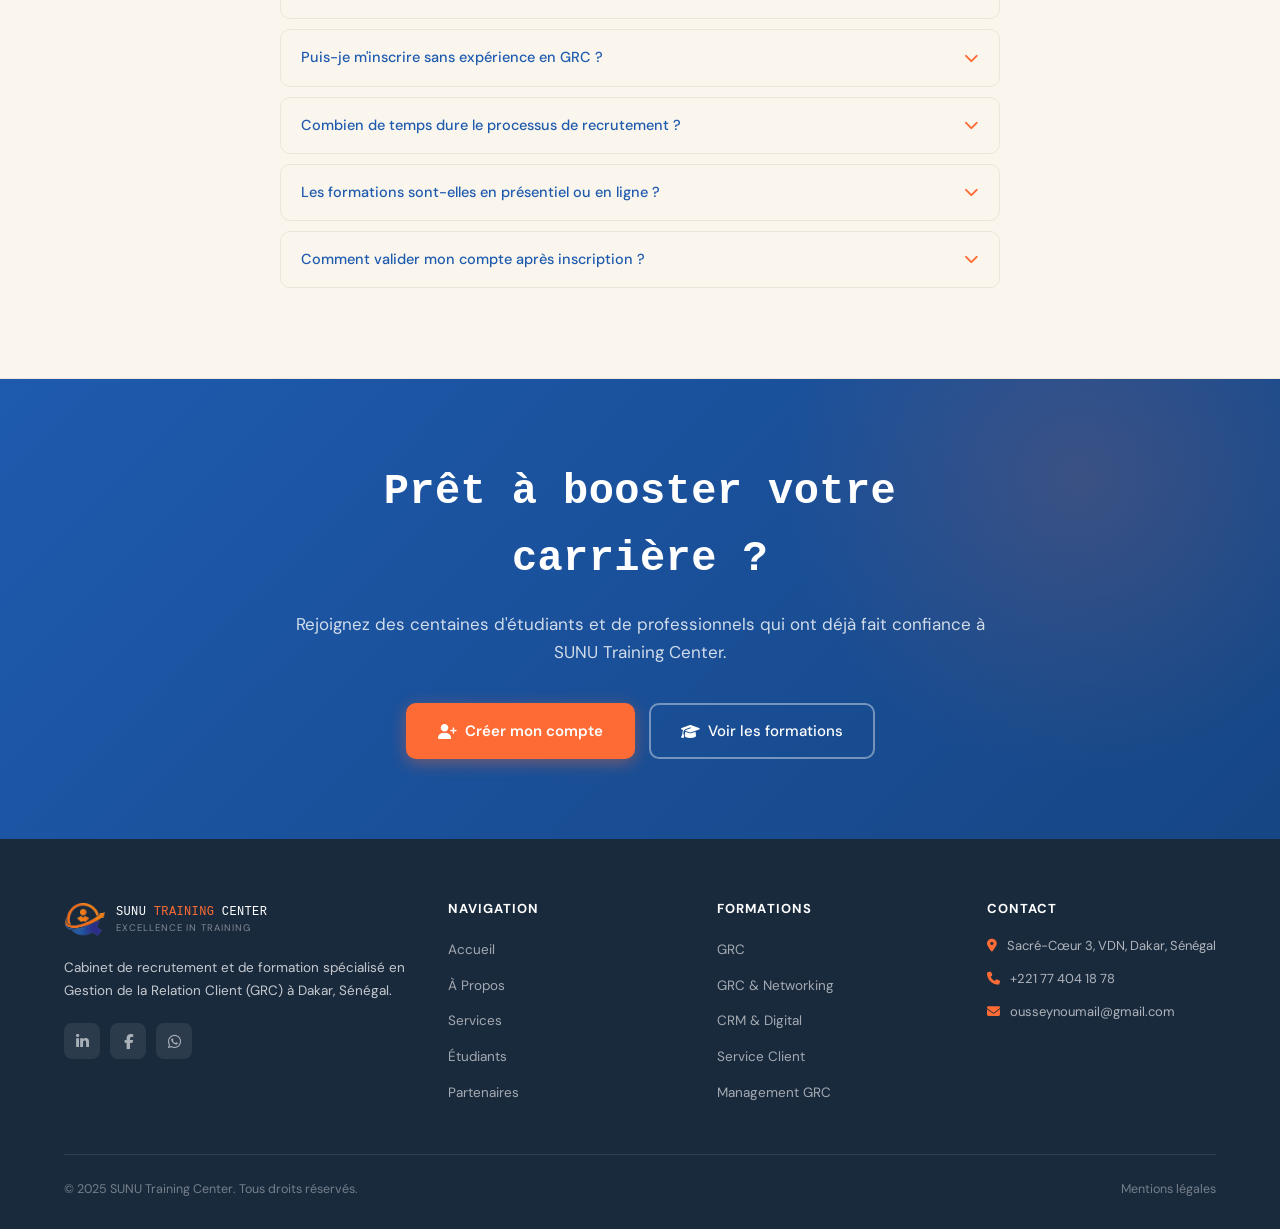
<file: contact.html>
<!DOCTYPE html>
<html lang="fr">
<head>
<meta charset="UTF-8">
<meta name="viewport" content="width=device-width, initial-scale=1.0">
<title>Contact · SUNU Training Center</title>
<meta name="description" content="Contactez SUNU Training Center — Dakar Sacré-Cœur 3, VDN. +221 77 404 18 78.">
<link rel="manifest" href="manifest.json">
<meta name="theme-color" content="#1E5AAE">
<link rel="preconnect" href="https://fonts.googleapis.com">
<link rel="preconnect" href="https://fonts.gstatic.com" crossorigin>
<link href="https://fonts.googleapis.com/css2?family=DM+Sans:wght@400;500;600;700&display=swap" rel="stylesheet">
<link rel="stylesheet" href="https://cdnjs.cloudflare.com/ajax/libs/font-awesome/6.5.1/css/all.min.css">
<link rel="stylesheet" href="vitrine/css/style.css">
<style>
.contact-grid{display:grid;grid-template-columns:1fr 1.4fr;gap:40px;align-items:start}
@media(max-width:768px){.contact-grid{grid-template-columns:1fr}}
.contact-form-card{background:var(--white);border:1px solid var(--border);border-radius:var(--radius-lg);padding:36px}
.contact-form-title{font-family:var(--font-display);font-size:22px;color:var(--blue);margin-bottom:24px;letter-spacing:0.02em}
.map-placeholder{background:linear-gradient(135deg,var(--blue-light),var(--bg-soft));border:1px solid var(--border);border-radius:var(--radius-lg);height:220px;display:flex;align-items:center;justify-content:center;flex-direction:column;gap:10px;color:var(--text-muted);margin-top:16px}
.map-placeholder i{font-size:36px;color:var(--orange);opacity:0.5}
.faq-item{border:1px solid var(--border);border-radius:var(--radius);margin-bottom:10px;overflow:hidden}
.faq-q{padding:16px 20px;font-size:14.5px;font-weight:500;color:var(--blue);cursor:pointer;display:flex;justify-content:space-between;align-items:center;transition:background 0.2s}
.faq-q:hover{background:var(--bg-soft)}
.faq-q i{transition:transform 0.3s;color:var(--orange);flex-shrink:0}
.faq-a{font-size:13.5px;color:var(--text-soft);line-height:1.7;padding:0 20px;max-height:0;overflow:hidden;transition:max-height 0.4s ease,padding 0.3s}
.faq-item.open .faq-q i{transform:rotate(180deg)}
.faq-item.open .faq-a{max-height:200px;padding:0 20px 16px}
</style>
</head>
<body>

<nav class="navbar" id="navbar">
  <a href="index.html" class="nav-logo"><img src="images/logo-sunu.png" alt="SUNU logo" width="42" height="42"><div><div class="nav-logo-text">SUNU <span class="or">TRAINING</span> CENTER</div><div class="nav-logo-sub">Excellence in Training</div></div></a>
  <ul class="nav-links">
    <li><a href="index.html" data-i18n="nav_home">Accueil</a></li>
    <li><a href="a-propos.html" data-i18n="nav_about">À Propos</a></li>
    <li><a href="services.html" data-i18n="nav_services">Services</a></li>
    <li><a href="formations.html" data-i18n="nav_formations">Formations</a></li>
    <li><a href="etudiants.html" data-i18n="nav_students">Étudiants</a></li>
    <li><a href="partenaires.html" data-i18n="nav_partners">Partenaires</a></li>
    <li><a href="contact.html" data-i18n="nav_contact" class="active">Contact</a></li>
  </ul>
  <div class="nav-actions">
    <button class="lang-btn" id="langBtn" onclick="toggleLang()"><span class="lang-flag">🇸🇦</span> عربي</button>
    <a href="app.html" class="btn-nav-login" id="navLoginBtn" data-i18n="nav_login">Se connecter</a>
    <a href="app.html" class="btn-nav-cta" id="navCtaBtn" data-i18n="nav_signup">Créer un compte</a>
  </div>
  <button class="hamburger" id="hamburger"><span></span><span></span><span></span></button>
</nav>
<div class="mobile-menu" id="mobileMenu">
  <a href="index.html" data-i18n="nav_home">Accueil</a><a href="a-propos.html" data-i18n="nav_about">À Propos</a><a href="services.html" data-i18n="nav_services">Services</a><a href="formations.html" data-i18n="nav_formations">Formations</a><a href="etudiants.html" data-i18n="nav_students">Étudiants</a><a href="partenaires.html" data-i18n="nav_partners">Partenaires</a><a href="contact.html" data-i18n="nav_contact">Contact</a>
  <div class="mobile-actions"><a href="app.html" class="btn btn-outline" data-i18n="nav_login">Se connecter</a><a href="app.html" class="btn btn-primary" data-i18n="nav_signup">Créer un compte</a><button class="lang-btn" id="mobileLangBtn" onclick="toggleLang()"><span class="lang-flag">🇸🇦</span> عربي</button></div>
</div>

<div class="page-wrapper">
  <div class="page-hero">
    <div class="page-hero-inner">
      <div class="page-hero-label"><i class="fa-solid fa-envelope"></i> <span data-i18n="contact_page_tag">Contactez-nous</span></div>
      <h1 class="page-hero-title" data-i18n="contact_page_title">Nous contacter</h1>
      <p class="page-hero-sub" data-i18n="contact_page_sub">Une question, un projet de recrutement, une demande de formation ? Notre équipe répond sous 24h.</p>
      <div class="breadcrumb"><a href="index.html" data-i18n="nav_home">Accueil</a><span class="breadcrumb-sep"><i class="fa-solid fa-chevron-right"></i></span><span data-i18n="nav_contact">Contact</span></div>
    </div>
  </div>

  <section>
    <div class="section-inner">
      <div class="contact-grid">

        <!-- INFOS -->
        <div>
          <div class="contact-info-card fade-in">
            <div class="contact-info-title" data-i18n="contact_page_title">Nos coordonnées</div>
            <div class="contact-info-item">
              <div class="contact-info-icon"><i class="fa-solid fa-location-dot"></i></div>
              <div>
                <div class="contact-info-label" data-i18n="contact_address_label">Adresse</div>
                <div class="contact-info-val" data-i18n="contact_address_val">Sacré-Cœur 3, VDN, Dakar, Sénégal</div>
              </div>
            </div>
            <div class="contact-info-item">
              <div class="contact-info-icon"><i class="fa-solid fa-phone"></i></div>
              <div>
                <div class="contact-info-label" data-i18n="contact_phone_label">Téléphone</div>
                <div class="contact-info-val"><a href="tel:+221774041878" style="color:inherit">+221 77 404 18 78</a></div>
              </div>
            </div>
            <div class="contact-info-item">
              <div class="contact-info-icon"><i class="fa-solid fa-envelope"></i></div>
              <div>
                <div class="contact-info-label" data-i18n="contact_email_label">Email</div>
                <div class="contact-info-val"><a href="mailto:ousseynoumail@gmail.com" style="color:inherit">ousseynoumail@gmail.com</a></div>
              </div>
            </div>
            <div class="contact-info-item">
              <div class="contact-info-icon"><i class="fa-solid fa-clock"></i></div>
              <div>
                <div class="contact-info-label" data-i18n="contact_hours_label">Horaires</div>
                <div class="contact-info-val" data-i18n="contact_hours_val">Lun–Ven : 8h–18h · Sam : 9h–13h</div>
              </div>
            </div>
            <div class="contact-info-item">
              <div class="contact-info-icon"><i class="fa-brands fa-whatsapp"></i></div>
              <div>
                <div class="contact-info-label">WhatsApp</div>
                <div class="contact-info-val"><a href="https://wa.me/221774041878" style="color:inherit">+221 77 404 18 78</a></div>
              </div>
            </div>
          </div>
          <div class="map-placeholder">
            <i class="fa-solid fa-map-location-dot"></i>
            <span style="font-size:14px">Sacré-Cœur 3, VDN — Dakar, Sénégal</span>
            <a href="https://maps.google.com/?q=Sacré-Coeur+3+VDN+Dakar+Senegal" target="_blank" class="btn btn-outline" style="margin-top:8px;font-size:12px"><i class="fa-solid fa-external-link"></i> Ouvrir dans Google Maps</a>
          </div>
        </div>

        <!-- FORMULAIRE -->
        <div class="contact-form-card fade-in fade-in-delay-1">
          <div class="contact-form-title" data-i18n="contact_form_title">Envoyez-nous un message</div>
          <form id="contactForm" onsubmit="submitContact(event)">
            <div class="form-row">
              <div class="form-group">
                <label class="form-label" data-i18n="field_firstname">Prénom *</label>
                <input type="text" class="form-input" id="cf_firstname" required>
              </div>
              <div class="form-group">
                <label class="form-label" data-i18n="field_lastname">Nom *</label>
                <input type="text" class="form-input" id="cf_lastname" required>
              </div>
            </div>
            <div class="form-row">
              <div class="form-group">
                <label class="form-label" data-i18n="field_email">Email *</label>
                <input type="email" class="form-input" id="cf_email" required>
              </div>
              <div class="form-group">
                <label class="form-label" data-i18n="field_phone">Téléphone</label>
                <input type="tel" class="form-input" id="cf_phone" placeholder="+221 77 ...">
              </div>
            </div>
            <div class="form-group">
              <label class="form-label" data-i18n="field_subject">Objet *</label>
              <select class="form-input form-select" id="cf_subject" required>
                <option value="" data-i18n="field_subject_placeholder">Choisissez un objet</option>
                <option value="formation" data-i18n="subject_formation">Demande de formation</option>
                <option value="recrutement" data-i18n="subject_recruitment">Recrutement</option>
                <option value="partenariat" data-i18n="subject_partnership">Partenariat</option>
                <option value="autre" data-i18n="subject_other">Autre</option>
              </select>
            </div>
            <div class="form-group">
              <label class="form-label" data-i18n="field_message">Votre message *</label>
              <textarea class="form-textarea" id="cf_message" rows="5" required placeholder="Décrivez votre demande en détail..."></textarea>
            </div>
            <button type="submit" class="btn btn-primary btn-block btn-lg">
              <i class="fa-solid fa-paper-plane"></i>
              <span data-i18n="btn_send">Envoyer le message</span>
            </button>
          </form>
        </div>

      </div>
    </div>
  </section>

  <!-- FAQ -->
  <section class="alt-section">
    <div class="section-inner">
      <div class="section-header center">
        <span class="section-tag">FAQ</span>
        <h2 class="section-title">Questions fréquentes</h2>
      </div>
      <div style="max-width:720px;margin:0 auto">
        <div class="faq-item">
          <div class="faq-q" onclick="toggleFAQ(this)">Combien coûtent les formations SUNU ? <i class="fa-solid fa-chevron-down"></i></div>
          <div class="faq-a">Nos formations vont de 80 000 F CFA (Bureautique) à 180 000 F CFA (Management GRC). Des facilités de paiement sont possibles sur demande. Contactez-nous pour discuter de votre situation.</div>
        </div>
        <div class="faq-item">
          <div class="faq-q" onclick="toggleFAQ(this)">Puis-je m'inscrire sans expérience en GRC ? <i class="fa-solid fa-chevron-down"></i></div>
          <div class="faq-a">Absolument ! Nos formations débutant sont spécialement conçues pour les personnes sans expérience. Nous vous accompagnons pas à pas jusqu'à votre premier emploi.</div>
        </div>
        <div class="faq-item">
          <div class="faq-q" onclick="toggleFAQ(this)">Combien de temps dure le processus de recrutement ? <i class="fa-solid fa-chevron-down"></i></div>
          <div class="faq-a">Pour les entreprises, nous présentons 3 profils qualifiés sous 72h après validation du besoin. Pour les candidats, le délai de placement varie entre 2 et 8 semaines selon le marché.</div>
        </div>
        <div class="faq-item">
          <div class="faq-q" onclick="toggleFAQ(this)">Les formations sont-elles en présentiel ou en ligne ? <i class="fa-solid fa-chevron-down"></i></div>
          <div class="faq-a">Nos formations se déroulent en présentiel dans nos locaux à Dakar (Sacré-Cœur 3, VDN). Nous travaillons sur une offre en ligne pour les candidats en dehors de Dakar.</div>
        </div>
        <div class="faq-item">
          <div class="faq-q" onclick="toggleFAQ(this)">Comment valider mon compte après inscription ? <i class="fa-solid fa-chevron-down"></i></div>
          <div class="faq-a">Après votre inscription sur notre plateforme, votre compte est examiné par notre équipe et validé sous 48h. Vous recevrez une confirmation et pourrez alors accéder à toutes les fonctionnalités.</div>
        </div>
      </div>
    </div>
  </section>

  <section class="cta-section">
    <div class="cta-inner">
      <h2 class="cta-title" data-i18n="cta_title">Prêt à booster votre carrière ?</h2>
      <p class="cta-sub" data-i18n="cta_sub">Rejoignez des centaines de candidats qui ont déjà fait confiance à SUNU.</p>
      <div class="cta-btns">
        <a href="app.html" class="btn-cta-primary"><i class="fa-solid fa-user-plus"></i> <span data-i18n="cta_btn_primary">Créer mon compte</span></a>
        <a href="formations.html" class="btn-cta-secondary"><i class="fa-solid fa-graduation-cap"></i> <span data-i18n="cta_btn_secondary">Voir les formations</span></a>
      </div>
    </div>
  </section>
</div>

<footer class="footer">
  <div class="footer-grid">
    <div class="footer-brand"><div class="nav-logo" style="margin-bottom:14px"><img src="images/logo-sunu.png" alt="SUNU" width="36" height="36"><div><div class="nav-logo-text">SUNU <span class="or">TRAINING</span> CENTER</div><div class="nav-logo-sub">Excellence in Training</div></div></div><p class="footer-desc" data-i18n="footer_tagline">Cabinet de recrutement et de formation spécialisé en GRC à Dakar, Sénégal.</p><div class="footer-social"><a href="#" class="social-btn"><i class="fa-brands fa-linkedin-in"></i></a><a href="#" class="social-btn"><i class="fa-brands fa-facebook-f"></i></a><a href="#" class="social-btn"><i class="fa-brands fa-whatsapp"></i></a></div></div>
    <div><div class="footer-col-title" data-i18n="footer_nav">Navigation</div><ul class="footer-links"><li><a href="index.html" data-i18n="nav_home">Accueil</a></li><li><a href="a-propos.html" data-i18n="nav_about">À Propos</a></li><li><a href="services.html" data-i18n="nav_services">Services</a></li><li><a href="etudiants.html" data-i18n="nav_students">Étudiants</a></li><li><a href="partenaires.html" data-i18n="nav_partners">Partenaires</a></li></ul></div>
    <div><div class="footer-col-title" data-i18n="footer_formations_col">Formations</div><ul class="footer-links"><li><a href="formations.html">GRC</a></li><li><a href="formations.html">GRC & Networking</a></li><li><a href="formations.html">CRM & Digital</a></li><li><a href="formations.html">Service Client</a></li><li><a href="formations.html">Management GRC</a></li></ul></div>
    <div><div class="footer-col-title" data-i18n="footer_contact_col">Contact</div><div class="footer-contact-item"><i class="fa-solid fa-location-dot"></i><span data-i18n="contact_address_val">Sacré-Cœur 3, VDN, Dakar, Sénégal</span></div><div class="footer-contact-item"><i class="fa-solid fa-phone"></i><span>+221 77 404 18 78</span></div><div class="footer-contact-item"><i class="fa-solid fa-envelope"></i><span>ousseynoumail@gmail.com</span></div></div>
  </div>
  <div class="footer-bottom"><span data-i18n="footer_copyright">© 2025 SUNU Training Center. Tous droits réservés.</span><a href="#" data-i18n="footer_legal">Mentions légales</a></div>
</footer>
<div class="pwa-banner hidden" id="pwaBanner"><div class="pwa-banner-icon">📱</div><div class="pwa-banner-text"><div class="pwa-banner-title" data-i18n="pwa_title">Installer l'application</div><div class="pwa-banner-sub" data-i18n="pwa_sub">Ajoutez SUNU à votre écran d'accueil</div></div><div class="pwa-banner-actions"><button class="pwa-install-btn" onclick="installPWA()" data-i18n="pwa_install">Installer</button><button class="pwa-dismiss-btn" onclick="dismissPWA()" data-i18n="pwa_dismiss">Plus tard</button></div></div>
<div class="toast-stack" id="toastStack"></div>
<script src="vitrine/js/vitrine.js"></script>
<script>
function toggleFAQ(el) {
  el.closest('.faq-item').classList.toggle('open');
}
</script>
</body>
</html>
</file>
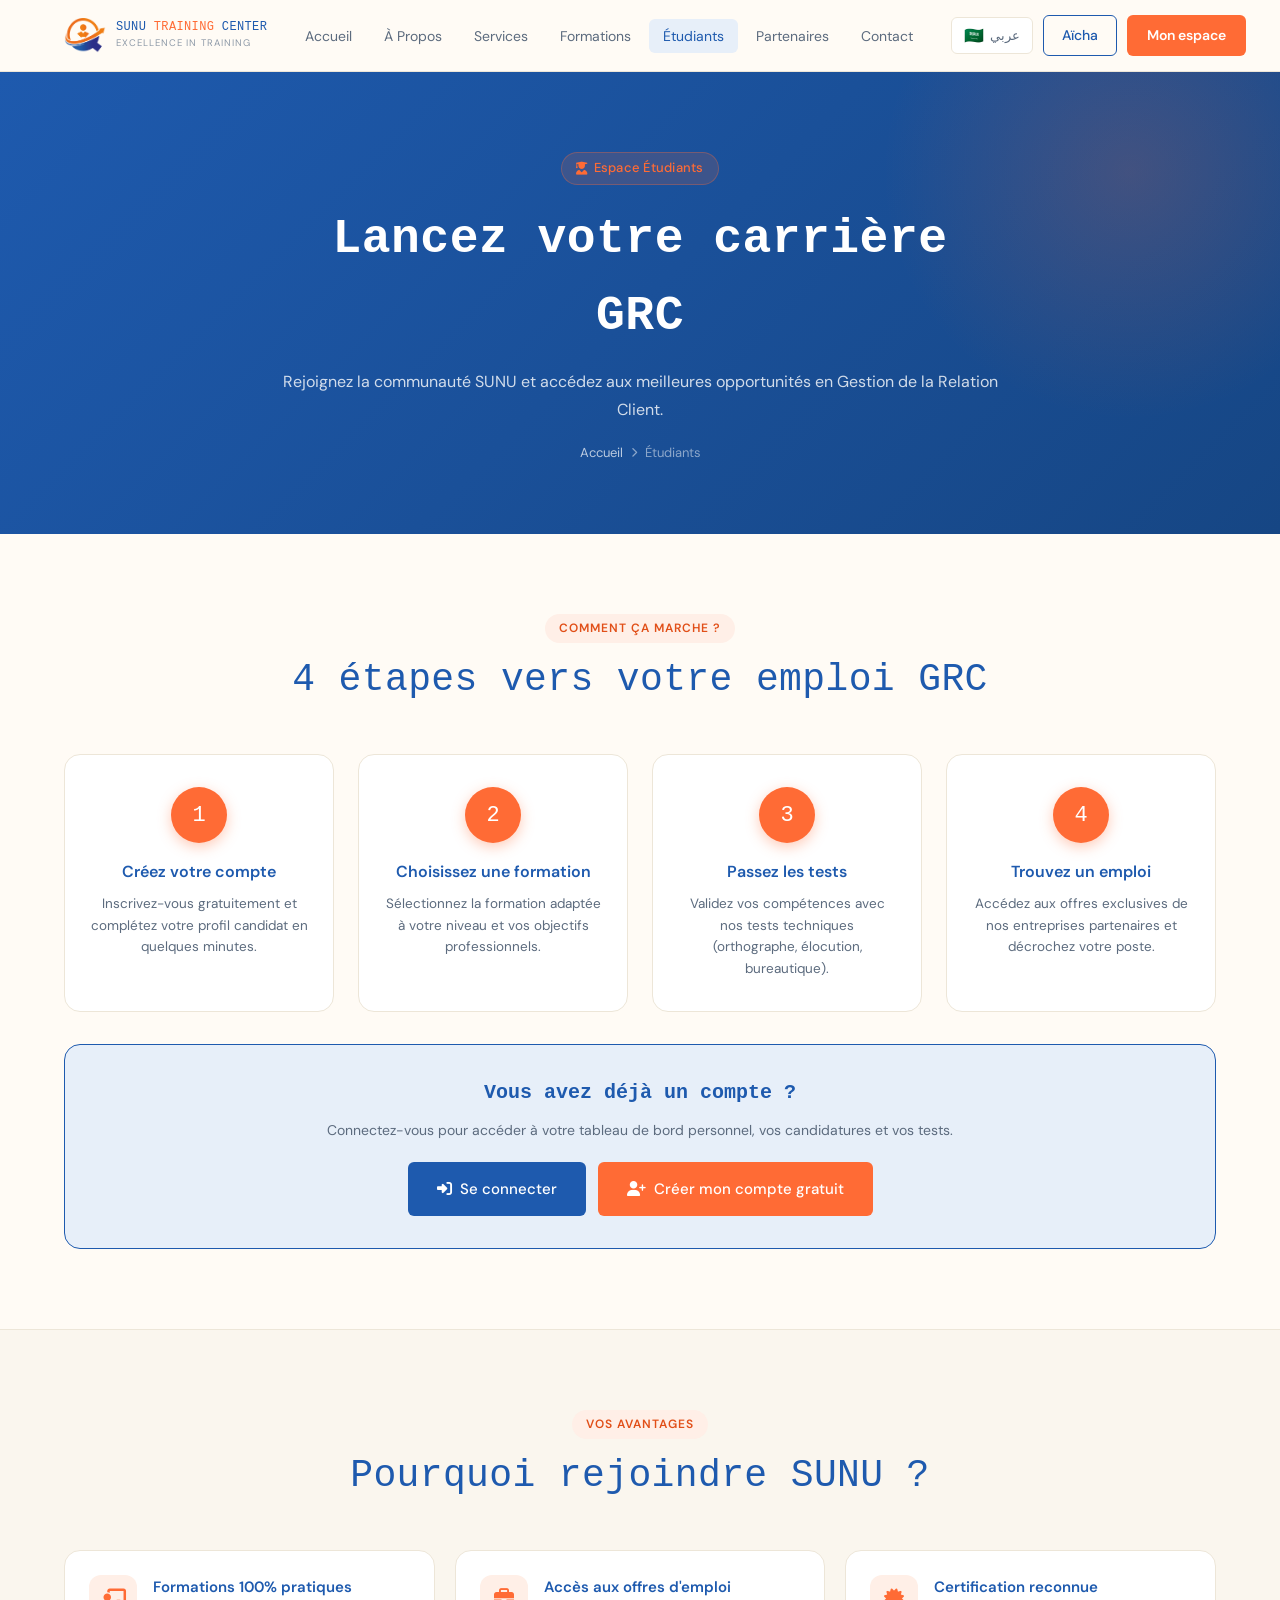
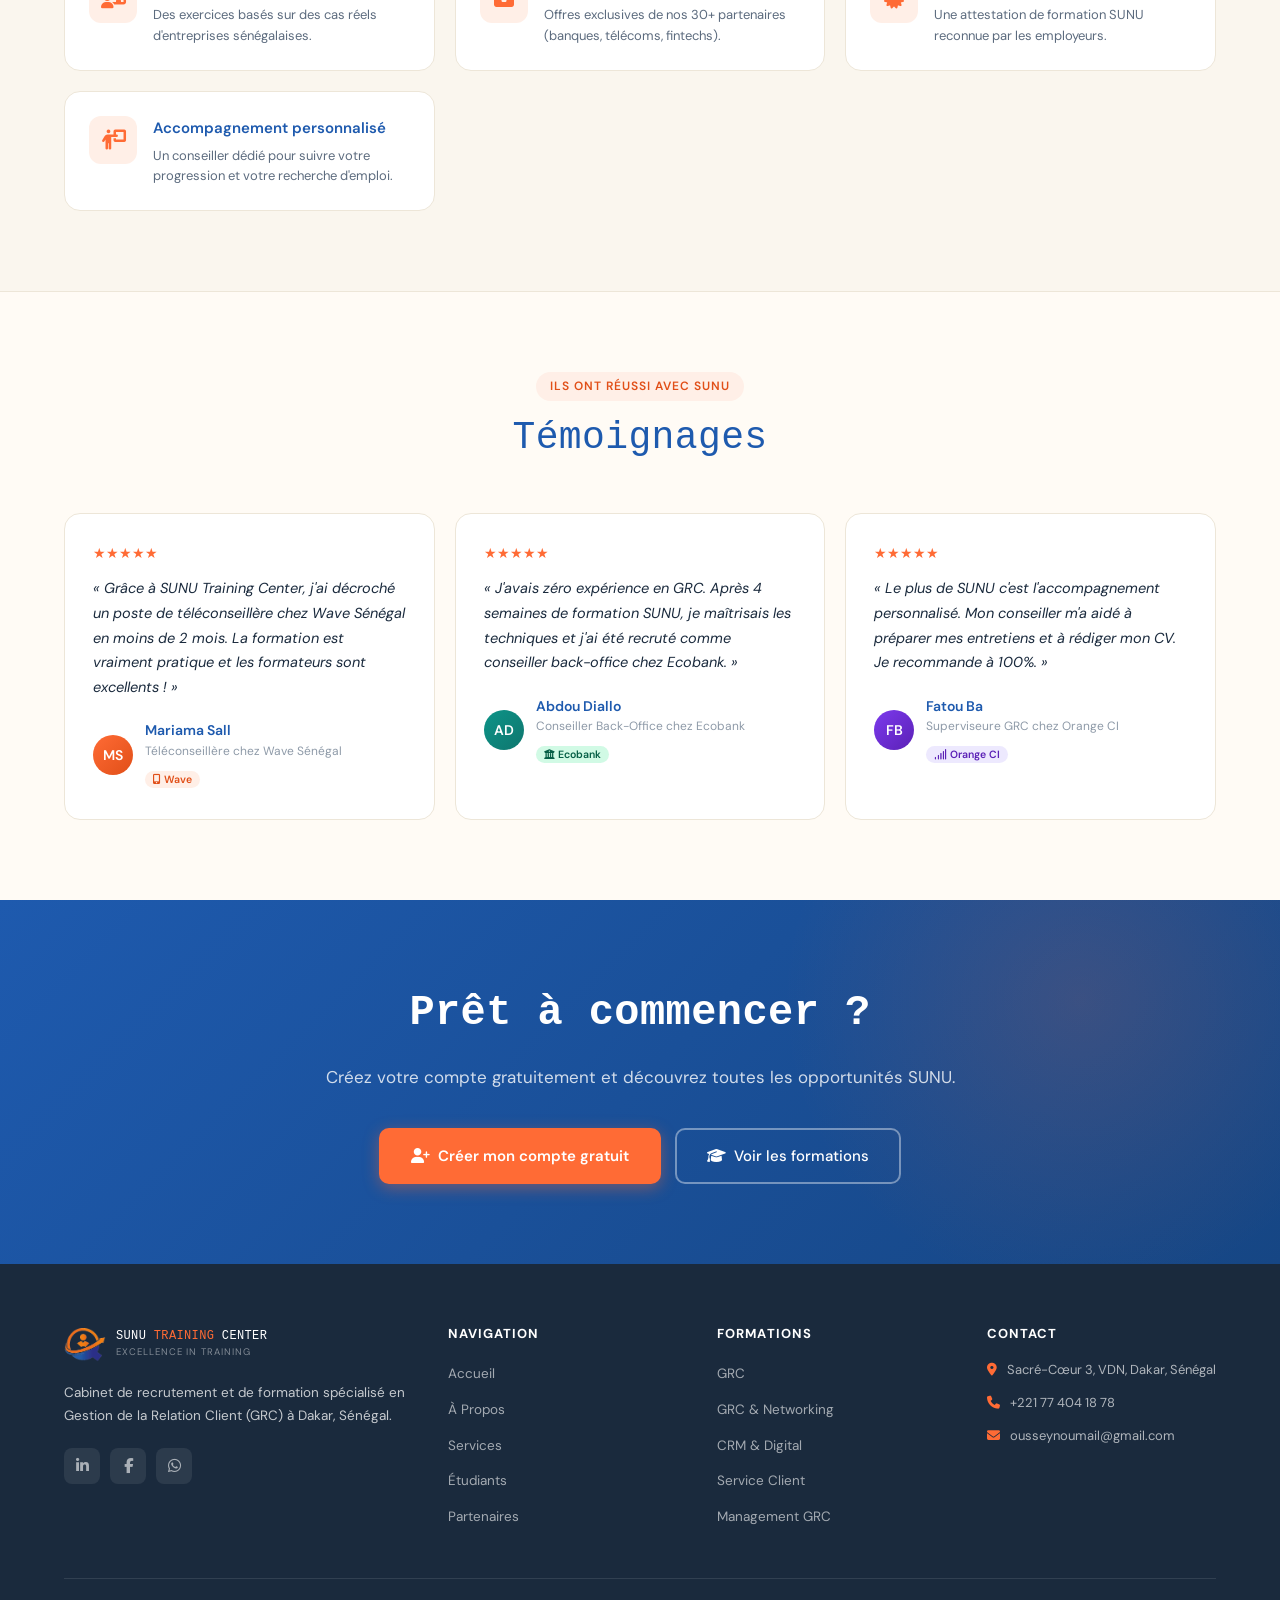
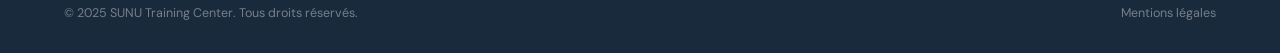
<file: etudiants.html>
<!DOCTYPE html>
<html lang="fr">
<head>
<meta charset="UTF-8">
<meta name="viewport" content="width=device-width, initial-scale=1.0">
<title>Espace Étudiants · SUNU Training Center</title>
<meta name="description" content="Postulez, formez-vous et décrochez votre premier emploi GRC avec SUNU Training Center.">
<link rel="manifest" href="manifest.json">
<meta name="theme-color" content="#1E5AAE">
<link rel="preconnect" href="https://fonts.googleapis.com">
<link rel="preconnect" href="https://fonts.gstatic.com" crossorigin>
<link href="https://fonts.googleapis.com/css2?family=DM+Sans:wght@400;500;600;700&display=swap" rel="stylesheet">
<link rel="stylesheet" href="https://cdnjs.cloudflare.com/ajax/libs/font-awesome/6.5.1/css/all.min.css">
<link rel="stylesheet" href="vitrine/css/style.css">
<style>
.steps-grid{display:grid;grid-template-columns:repeat(auto-fit,minmax(220px,1fr));gap:24px}
.step-card{background:var(--white);border:1px solid var(--border);border-radius:var(--radius-lg);padding:32px 24px;text-align:center;position:relative;transition:all 0.25s}
.step-card:hover{transform:translateY(-4px);box-shadow:var(--shadow-lg)}
.step-num{width:56px;height:56px;border-radius:50%;background:var(--orange);color:white;font-family:var(--font-display);font-size:22px;display:flex;align-items:center;justify-content:center;margin:0 auto 16px;box-shadow:0 4px 14px rgba(255,107,53,.35)}
.step-title{font-size:16px;font-weight:600;color:var(--blue);margin-bottom:8px}
.step-desc{font-size:13.5px;color:var(--text-soft);line-height:1.6}
.benefits-grid{display:grid;grid-template-columns:repeat(auto-fill,minmax(280px,1fr));gap:20px}
.benefit-item{display:flex;gap:16px;padding:24px;background:var(--white);border:1px solid var(--border);border-radius:var(--radius-lg);transition:all 0.2s}
.benefit-item:hover{border-color:var(--orange);transform:translateY(-2px)}
.benefit-icon{width:48px;height:48px;border-radius:12px;background:var(--orange-light);color:var(--orange);display:flex;align-items:center;justify-content:center;font-size:20px;flex-shrink:0}
.benefit-title{font-size:15px;font-weight:600;color:var(--blue);margin-bottom:6px}
.benefit-desc{font-size:13px;color:var(--text-soft);line-height:1.55}
.testimonials-grid{display:grid;grid-template-columns:repeat(auto-fill,minmax(300px,1fr));gap:20px}
.login-cta-box{background:var(--blue-light);border:1px solid var(--blue);border-radius:var(--radius-lg);padding:32px;text-align:center;margin-top:32px}
</style>
</head>
<body>

<nav class="navbar" id="navbar">
  <a href="index.html" class="nav-logo"><img src="images/logo-sunu.png" alt="SUNU logo" width="42" height="42"><div><div class="nav-logo-text">SUNU <span class="or">TRAINING</span> CENTER</div><div class="nav-logo-sub">Excellence in Training</div></div></a>
  <ul class="nav-links">
    <li><a href="index.html" data-i18n="nav_home">Accueil</a></li>
    <li><a href="a-propos.html" data-i18n="nav_about">À Propos</a></li>
    <li><a href="services.html" data-i18n="nav_services">Services</a></li>
    <li><a href="formations.html" data-i18n="nav_formations">Formations</a></li>
    <li><a href="etudiants.html" data-i18n="nav_students" class="active">Étudiants</a></li>
    <li><a href="partenaires.html" data-i18n="nav_partners">Partenaires</a></li>
    <li><a href="contact.html" data-i18n="nav_contact">Contact</a></li>
  </ul>
  <div class="nav-actions">
    <button class="lang-btn" id="langBtn" onclick="toggleLang()"><span class="lang-flag">🇸🇦</span> عربي</button>
    <a href="app.html" class="btn-nav-login" id="navLoginBtn" data-i18n="nav_login">Se connecter</a>
    <a href="app.html" class="btn-nav-cta" id="navCtaBtn" data-i18n="nav_signup">Créer un compte</a>
  </div>
  <button class="hamburger" id="hamburger"><span></span><span></span><span></span></button>
</nav>
<div class="mobile-menu" id="mobileMenu">
  <a href="index.html" data-i18n="nav_home">Accueil</a><a href="a-propos.html" data-i18n="nav_about">À Propos</a><a href="services.html" data-i18n="nav_services">Services</a><a href="formations.html" data-i18n="nav_formations">Formations</a><a href="etudiants.html" data-i18n="nav_students">Étudiants</a><a href="partenaires.html" data-i18n="nav_partners">Partenaires</a><a href="contact.html" data-i18n="nav_contact">Contact</a>
  <div class="mobile-actions"><a href="app.html" class="btn btn-outline" data-i18n="nav_login">Se connecter</a><a href="app.html" class="btn btn-primary" data-i18n="nav_signup">Créer un compte</a><button class="lang-btn" id="mobileLangBtn" onclick="toggleLang()"><span class="lang-flag">🇸🇦</span> عربي</button></div>
</div>

<div class="page-wrapper">
  <div class="page-hero">
    <div class="page-hero-inner">
      <div class="page-hero-label"><i class="fa-solid fa-user-graduate"></i> <span data-i18n="students_page_tag">Espace Étudiants</span></div>
      <h1 class="page-hero-title" data-i18n="students_page_title">Lancez votre carrière GRC</h1>
      <p class="page-hero-sub" data-i18n="students_page_sub">Rejoignez la communauté SUNU et accédez aux meilleures opportunités en Gestion de la Relation Client.</p>
      <div class="breadcrumb"><a href="index.html" data-i18n="nav_home">Accueil</a><span class="breadcrumb-sep"><i class="fa-solid fa-chevron-right"></i></span><span data-i18n="nav_students">Étudiants</span></div>
    </div>
  </div>

  <!-- COMMENT ÇA MARCHE -->
  <section>
    <div class="section-inner">
      <div class="section-header center">
        <span class="section-tag" data-i18n="how_title">Comment ça marche ?</span>
        <h2 class="section-title">4 étapes vers votre emploi GRC</h2>
      </div>
      <div class="steps-grid">
        <div class="step-card fade-in">
          <div class="step-num">1</div>
          <div class="step-title" data-i18n="step_1">Créez votre compte</div>
          <div class="step-desc" data-i18n="step_1_desc">Inscrivez-vous gratuitement et complétez votre profil candidat en quelques minutes.</div>
        </div>
        <div class="step-card fade-in fade-in-delay-1">
          <div class="step-num">2</div>
          <div class="step-title" data-i18n="step_2">Choisissez une formation</div>
          <div class="step-desc" data-i18n="step_2_desc">Sélectionnez la formation adaptée à votre niveau et vos objectifs professionnels.</div>
        </div>
        <div class="step-card fade-in fade-in-delay-2">
          <div class="step-num">3</div>
          <div class="step-title" data-i18n="step_3">Passez les tests</div>
          <div class="step-desc" data-i18n="step_3_desc">Validez vos compétences avec nos tests techniques (orthographe, élocution, bureautique).</div>
        </div>
        <div class="step-card fade-in fade-in-delay-3">
          <div class="step-num">4</div>
          <div class="step-title" data-i18n="step_4">Trouvez un emploi</div>
          <div class="step-desc" data-i18n="step_4_desc">Accédez aux offres exclusives de nos entreprises partenaires et décrochez votre poste.</div>
        </div>
      </div>

      <div class="login-cta-box fade-in">
        <h3 style="font-family:var(--font-display);font-size:20px;color:var(--blue);margin-bottom:10px">Vous avez déjà un compte ?</h3>
        <p style="font-size:14px;color:var(--text-soft);margin-bottom:20px">Connectez-vous pour accéder à votre tableau de bord personnel, vos candidatures et vos tests.</p>
        <div style="display:flex;gap:12px;justify-content:center;flex-wrap:wrap">
          <a href="app.html" class="btn btn-blue btn-lg"><i class="fa-solid fa-right-to-bracket"></i> <span data-i18n="nav_login">Se connecter</span></a>
          <a href="app.html" class="btn btn-primary btn-lg"><i class="fa-solid fa-user-plus"></i> <span data-i18n="btn_create_account">Créer mon compte gratuit</span></a>
        </div>
      </div>
    </div>
  </section>

  <!-- AVANTAGES ÉTUDIANTS -->
  <section class="alt-section">
    <div class="section-inner">
      <div class="section-header center">
        <span class="section-tag" data-i18n="benefits_title">Vos avantages</span>
        <h2 class="section-title">Pourquoi rejoindre SUNU ?</h2>
      </div>
      <div class="benefits-grid">
        <div class="benefit-item fade-in">
          <div class="benefit-icon"><i class="fa-solid fa-chalkboard-teacher"></i></div>
          <div><div class="benefit-title" data-i18n="ben_1">Formations 100% pratiques</div><div class="benefit-desc" data-i18n="ben_1_desc">Des exercices basés sur des cas réels d'entreprises sénégalaises.</div></div>
        </div>
        <div class="benefit-item fade-in fade-in-delay-1">
          <div class="benefit-icon"><i class="fa-solid fa-briefcase"></i></div>
          <div><div class="benefit-title" data-i18n="ben_2">Accès aux offres d'emploi</div><div class="benefit-desc" data-i18n="ben_2_desc">Offres exclusives de nos 30+ partenaires (banques, télécoms, fintechs).</div></div>
        </div>
        <div class="benefit-item fade-in fade-in-delay-2">
          <div class="benefit-icon"><i class="fa-solid fa-certificate"></i></div>
          <div><div class="benefit-title" data-i18n="ben_3">Certification reconnue</div><div class="benefit-desc" data-i18n="ben_3_desc">Une attestation de formation SUNU reconnue par les employeurs.</div></div>
        </div>
        <div class="benefit-item fade-in fade-in-delay-3">
          <div class="benefit-icon"><i class="fa-solid fa-person-chalkboard"></i></div>
          <div><div class="benefit-title" data-i18n="ben_4">Accompagnement personnalisé</div><div class="benefit-desc" data-i18n="ben_4_desc">Un conseiller dédié pour suivre votre progression et votre recherche d'emploi.</div></div>
        </div>
      </div>
    </div>
  </section>

  <!-- TÉMOIGNAGES -->
  <section>
    <div class="section-inner">
      <div class="section-header center">
        <span class="section-tag" data-i18n="testimonials_title">Ils ont réussi avec SUNU</span>
        <h2 class="section-title">Témoignages</h2>
      </div>
      <div class="testimonials-grid">
        <div class="testimonial-card fade-in">
          <div class="testimonial-stars">★★★★★</div>
          <div class="testimonial-text">« Grâce à SUNU Training Center, j'ai décroché un poste de téléconseillère chez Wave Sénégal en moins de 2 mois. La formation est vraiment pratique et les formateurs sont excellents ! »</div>
          <div class="testimonial-author">
            <div class="testimonial-avatar" style="background:linear-gradient(135deg,var(--orange),var(--orange-dark))">MS</div>
            <div>
              <div class="testimonial-name">Mariama Sall</div>
              <div class="testimonial-role">Téléconseillère chez Wave Sénégal</div>
              <div style="margin-top:4px"><span style="background:var(--orange-light);color:var(--orange-dark);padding:2px 8px;border-radius:99px;font-size:10.5px;font-weight:600"><i class="fa-solid fa-mobile-screen-button"></i> Wave</span></div>
            </div>
          </div>
        </div>
        <div class="testimonial-card fade-in fade-in-delay-1">
          <div class="testimonial-stars">★★★★★</div>
          <div class="testimonial-text">« J'avais zéro expérience en GRC. Après 4 semaines de formation SUNU, je maîtrisais les techniques et j'ai été recruté comme conseiller back-office chez Ecobank. »</div>
          <div class="testimonial-author">
            <div class="testimonial-avatar" style="background:linear-gradient(135deg,#0D9488,#0F766E)">AD</div>
            <div>
              <div class="testimonial-name">Abdou Diallo</div>
              <div class="testimonial-role">Conseiller Back-Office chez Ecobank</div>
              <div style="margin-top:4px"><span style="background:#D1FAE5;color:#065F46;padding:2px 8px;border-radius:99px;font-size:10.5px;font-weight:600"><i class="fa-solid fa-building-columns"></i> Ecobank</span></div>
            </div>
          </div>
        </div>
        <div class="testimonial-card fade-in fade-in-delay-2">
          <div class="testimonial-stars">★★★★★</div>
          <div class="testimonial-text">« Le plus de SUNU c'est l'accompagnement personnalisé. Mon conseiller m'a aidé à préparer mes entretiens et à rédiger mon CV. Je recommande à 100%. »</div>
          <div class="testimonial-author">
            <div class="testimonial-avatar" style="background:linear-gradient(135deg,#7C3AED,#5B21B6)">FB</div>
            <div>
              <div class="testimonial-name">Fatou Ba</div>
              <div class="testimonial-role">Superviseure GRC chez Orange CI</div>
              <div style="margin-top:4px"><span style="background:#EDE9FE;color:#5B21B6;padding:2px 8px;border-radius:99px;font-size:10.5px;font-weight:600"><i class="fa-solid fa-signal"></i> Orange CI</span></div>
            </div>
          </div>
        </div>
      </div>
    </div>
  </section>

  <section class="cta-section">
    <div class="cta-inner">
      <h2 class="cta-title" data-i18n="cta_students_title">Prêt à commencer ?</h2>
      <p class="cta-sub" data-i18n="cta_students_sub">Créez votre compte gratuitement et découvrez toutes les opportunités SUNU.</p>
      <div class="cta-btns">
        <a href="app.html" class="btn-cta-primary"><i class="fa-solid fa-user-plus"></i> <span data-i18n="btn_create_account">Créer mon compte gratuit</span></a>
        <a href="formations.html" class="btn-cta-secondary"><i class="fa-solid fa-graduation-cap"></i> <span data-i18n="btn_see_formations">Voir les formations</span></a>
      </div>
    </div>
  </section>
</div>

<footer class="footer">
  <div class="footer-grid">
    <div class="footer-brand"><div class="nav-logo" style="margin-bottom:14px"><img src="images/logo-sunu.png" alt="SUNU" width="36" height="36"><div><div class="nav-logo-text">SUNU <span class="or">TRAINING</span> CENTER</div><div class="nav-logo-sub">Excellence in Training</div></div></div><p class="footer-desc" data-i18n="footer_tagline">Cabinet de recrutement et de formation spécialisé en GRC à Dakar, Sénégal.</p><div class="footer-social"><a href="#" class="social-btn"><i class="fa-brands fa-linkedin-in"></i></a><a href="#" class="social-btn"><i class="fa-brands fa-facebook-f"></i></a><a href="#" class="social-btn"><i class="fa-brands fa-whatsapp"></i></a></div></div>
    <div><div class="footer-col-title" data-i18n="footer_nav">Navigation</div><ul class="footer-links"><li><a href="index.html" data-i18n="nav_home">Accueil</a></li><li><a href="a-propos.html" data-i18n="nav_about">À Propos</a></li><li><a href="services.html" data-i18n="nav_services">Services</a></li><li><a href="etudiants.html" data-i18n="nav_students">Étudiants</a></li><li><a href="partenaires.html" data-i18n="nav_partners">Partenaires</a></li></ul></div>
    <div><div class="footer-col-title" data-i18n="footer_formations_col">Formations</div><ul class="footer-links"><li><a href="formations.html">GRC</a></li><li><a href="formations.html">GRC & Networking</a></li><li><a href="formations.html">CRM & Digital</a></li><li><a href="formations.html">Service Client</a></li><li><a href="formations.html">Management GRC</a></li></ul></div>
    <div><div class="footer-col-title" data-i18n="footer_contact_col">Contact</div><div class="footer-contact-item"><i class="fa-solid fa-location-dot"></i><span data-i18n="contact_address_val">Sacré-Cœur 3, VDN, Dakar, Sénégal</span></div><div class="footer-contact-item"><i class="fa-solid fa-phone"></i><span>+221 77 404 18 78</span></div><div class="footer-contact-item"><i class="fa-solid fa-envelope"></i><span>ousseynoumail@gmail.com</span></div></div>
  </div>
  <div class="footer-bottom"><span data-i18n="footer_copyright">© 2025 SUNU Training Center. Tous droits réservés.</span><a href="#" data-i18n="footer_legal">Mentions légales</a></div>
</footer>
<div class="pwa-banner hidden" id="pwaBanner"><div class="pwa-banner-icon">📱</div><div class="pwa-banner-text"><div class="pwa-banner-title" data-i18n="pwa_title">Installer l'application</div><div class="pwa-banner-sub" data-i18n="pwa_sub">Ajoutez SUNU à votre écran d'accueil</div></div><div class="pwa-banner-actions"><button class="pwa-install-btn" onclick="installPWA()" data-i18n="pwa_install">Installer</button><button class="pwa-dismiss-btn" onclick="dismissPWA()" data-i18n="pwa_dismiss">Plus tard</button></div></div>
<div class="toast-stack" id="toastStack"></div>
<script src="vitrine/js/vitrine.js"></script>
</body>
</html>
</file>
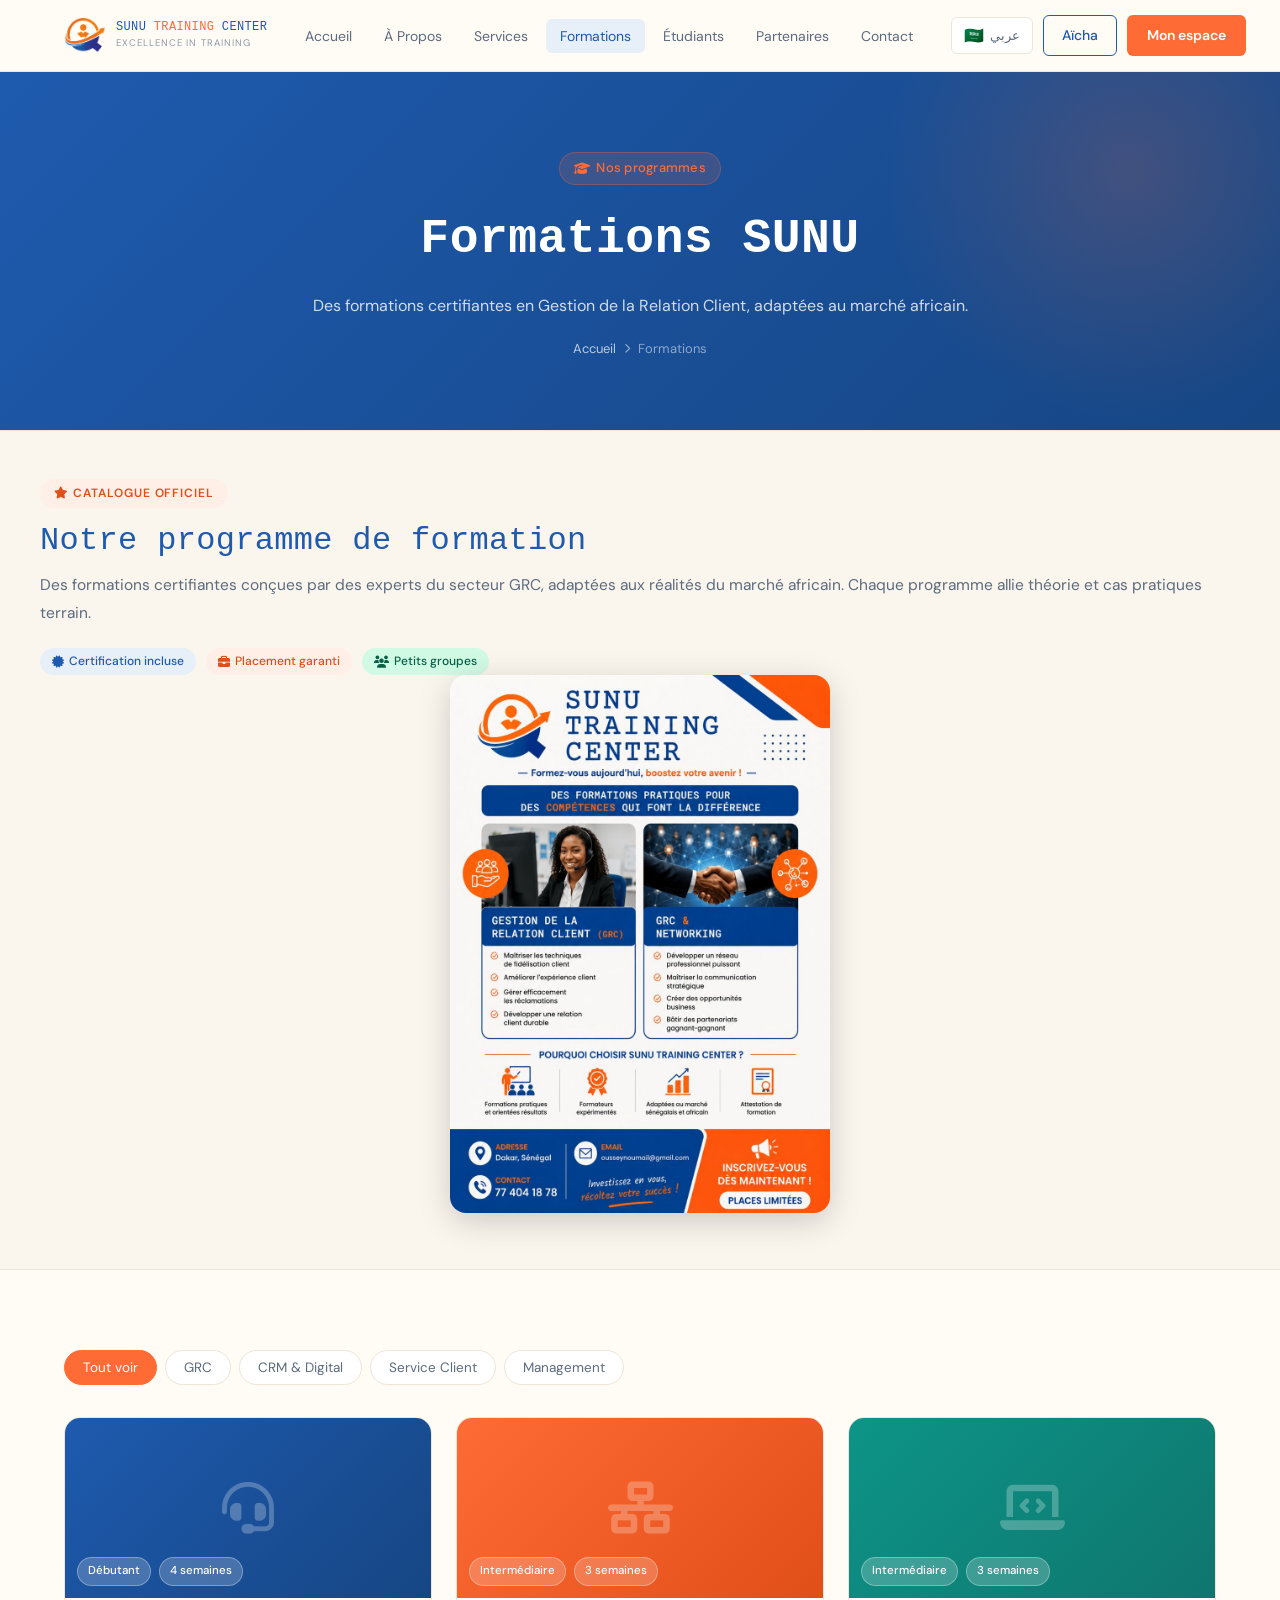
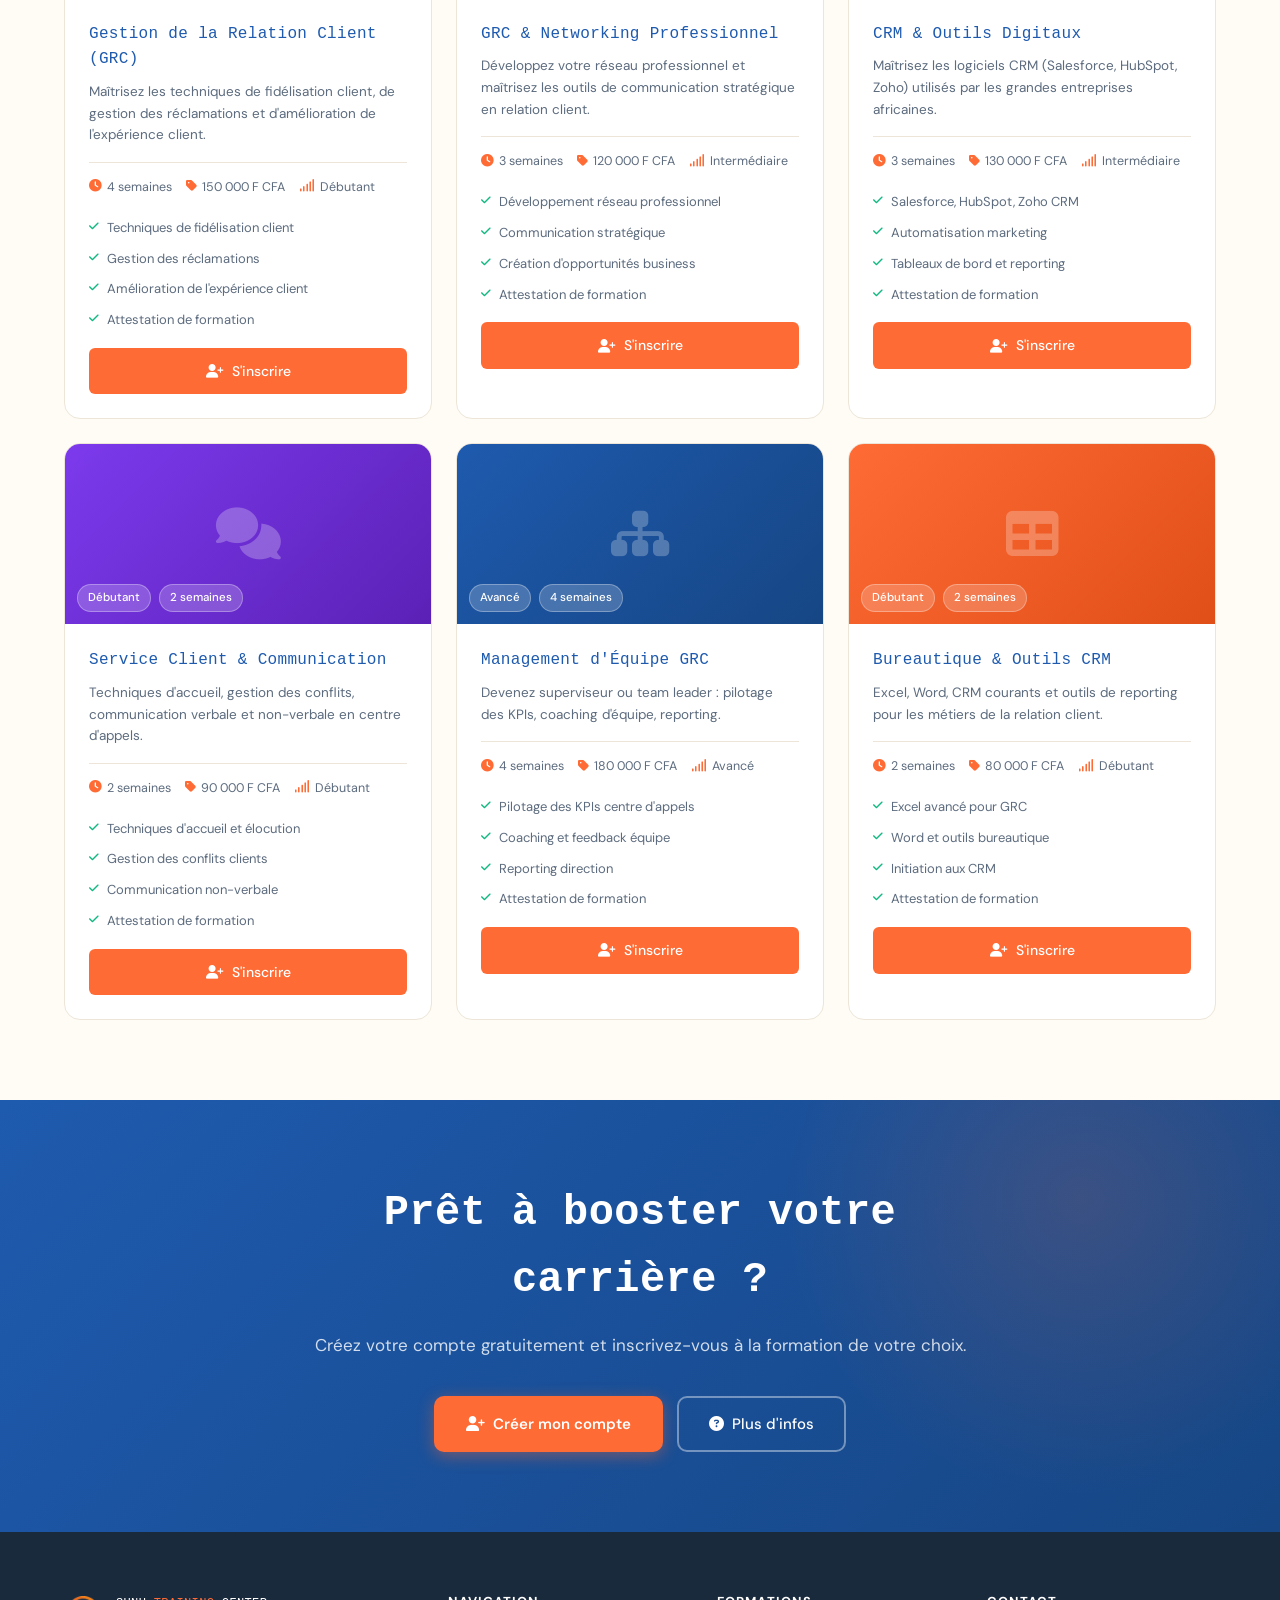
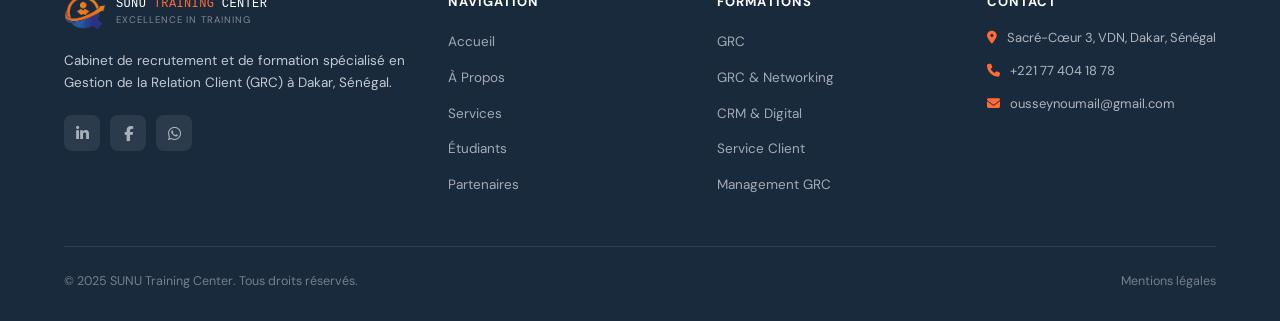
<file: formations.html>
<!DOCTYPE html>
<html lang="fr">
<head>
<meta charset="UTF-8">
<meta name="viewport" content="width=device-width, initial-scale=1.0">
<title>Formations · SUNU Training Center</title>
<meta name="description" content="GRC, CRM, Service Client, Management — toutes les formations SUNU Training Center.">
<link rel="manifest" href="manifest.json">
<meta name="theme-color" content="#1E5AAE">
<link rel="preconnect" href="https://fonts.googleapis.com">
<link rel="preconnect" href="https://fonts.gstatic.com" crossorigin>
<link href="https://fonts.googleapis.com/css2?family=DM+Sans:wght@400;500;600;700&display=swap" rel="stylesheet">
<link rel="stylesheet" href="https://cdnjs.cloudflare.com/ajax/libs/font-awesome/6.5.1/css/all.min.css">
<link rel="stylesheet" href="vitrine/css/style.css">
<style>
.filter-bar{display:flex;gap:8px;flex-wrap:wrap;margin-bottom:32px}
.filter-pill{padding:8px 18px;border-radius:99px;border:1.5px solid var(--border);background:var(--white);font-size:13.5px;color:var(--text-soft);cursor:pointer;transition:all 0.2s}
.filter-pill:hover,.filter-pill.active{background:var(--orange);color:white;border-color:var(--orange)}
.formations-grid{display:grid;grid-template-columns:repeat(auto-fill,minmax(340px,1fr));gap:24px}
.prog-include{list-style:none;margin:12px 0}
.prog-include li{display:flex;align-items:flex-start;gap:8px;font-size:13px;color:var(--text-soft);padding:5px 0;border-bottom:1px solid var(--border-soft)}
.prog-include li:last-child{border:none}
.prog-include li i{color:var(--success);font-size:11px;margin-top:3px;flex-shrink:0}
</style>
</head>
<body>

<nav class="navbar" id="navbar">
  <a href="index.html" class="nav-logo"><img src="images/logo-sunu.png" alt="SUNU logo" width="42" height="42"><div><div class="nav-logo-text">SUNU <span class="or">TRAINING</span> CENTER</div><div class="nav-logo-sub">Excellence in Training</div></div></a>
  <ul class="nav-links">
    <li><a href="index.html" data-i18n="nav_home">Accueil</a></li>
    <li><a href="a-propos.html" data-i18n="nav_about">À Propos</a></li>
    <li><a href="services.html" data-i18n="nav_services">Services</a></li>
    <li><a href="formations.html" data-i18n="nav_formations" class="active">Formations</a></li>
    <li><a href="etudiants.html" data-i18n="nav_students">Étudiants</a></li>
    <li><a href="partenaires.html" data-i18n="nav_partners">Partenaires</a></li>
    <li><a href="contact.html" data-i18n="nav_contact">Contact</a></li>
  </ul>
  <div class="nav-actions">
    <button class="lang-btn" id="langBtn" onclick="toggleLang()"><span class="lang-flag">🇸🇦</span> عربي</button>
    <a href="app.html" class="btn-nav-login" id="navLoginBtn" data-i18n="nav_login">Se connecter</a>
    <a href="app.html" class="btn-nav-cta" id="navCtaBtn" data-i18n="nav_signup">Créer un compte</a>
  </div>
  <button class="hamburger" id="hamburger"><span></span><span></span><span></span></button>
</nav>
<div class="mobile-menu" id="mobileMenu">
  <a href="index.html" data-i18n="nav_home">Accueil</a><a href="a-propos.html" data-i18n="nav_about">À Propos</a><a href="services.html" data-i18n="nav_services">Services</a><a href="formations.html" data-i18n="nav_formations">Formations</a><a href="etudiants.html" data-i18n="nav_students">Étudiants</a><a href="partenaires.html" data-i18n="nav_partners">Partenaires</a><a href="contact.html" data-i18n="nav_contact">Contact</a>
  <div class="mobile-actions"><a href="app.html" class="btn btn-outline" data-i18n="nav_login">Se connecter</a><a href="app.html" class="btn btn-primary" data-i18n="nav_signup">Créer un compte</a><button class="lang-btn" id="mobileLangBtn" onclick="toggleLang()"><span class="lang-flag">🇸🇦</span> عربي</button></div>
</div>

<div class="page-wrapper">
  <div class="page-hero">
    <div class="page-hero-inner">
      <div class="page-hero-label"><i class="fa-solid fa-graduation-cap"></i> <span data-i18n="formations_page_tag">Nos programmes</span></div>
      <h1 class="page-hero-title" data-i18n="formations_page_title">Formations SUNU</h1>
      <p class="page-hero-sub" data-i18n="formations_page_sub">Des formations certifiantes en GRC, adaptées au marché africain.</p>
      <div class="breadcrumb"><a href="index.html" data-i18n="nav_home">Accueil</a><span class="breadcrumb-sep"><i class="fa-solid fa-chevron-right"></i></span><span data-i18n="nav_formations">Formations</span></div>
    </div>
  </div>

  <!-- Flyer promo section -->
  <section class="alt-section" style="padding:48px 0">
    <div class="section-inner">
      <div class="split-2" style="align-items:center;gap:48px">
        <div class="fade-in">
          <span class="section-tag"><i class="fa-solid fa-star"></i> Catalogue officiel</span>
          <h2 class="section-title" style="font-size:clamp(22px,3vw,32px)">Notre programme de formation</h2>
          <p style="font-size:15.5px;color:var(--text-soft);line-height:1.8;margin-bottom:20px">
            Des formations certifiantes conçues par des experts du secteur GRC, adaptées aux réalités du marché africain. Chaque programme allie théorie et cas pratiques terrain.
          </p>
          <div style="display:flex;flex-wrap:wrap;gap:10px">
            <span class="badge badge-blue"><i class="fa-solid fa-certificate"></i> Certification incluse</span>
            <span class="badge badge-orange"><i class="fa-solid fa-briefcase"></i> Placement garanti</span>
            <span class="badge badge-green"><i class="fa-solid fa-users"></i> Petits groupes</span>
          </div>
        </div>
        <div class="fade-in fade-in-delay-1" style="text-align:center">
          <img src="images/flyer-sunu.jpeg" alt="Programme de formations SUNU Training Center"
               style="width:100%;max-width:380px;border-radius:var(--radius-lg);box-shadow:0 8px 32px rgba(0,0,0,0.18);display:inline-block">
        </div>
      </div>
    </div>
  </section>

  <section>
    <div class="section-inner">

      <div class="filter-bar" id="filterBar">
        <button class="filter-pill active" data-cat="all" onclick="filterFormations('all')">Tout voir</button>
        <button class="filter-pill" data-cat="grc" onclick="filterFormations('grc')">GRC</button>
        <button class="filter-pill" data-cat="crm" onclick="filterFormations('crm')">CRM & Digital</button>
        <button class="filter-pill" data-cat="service" onclick="filterFormations('service')">Service Client</button>
        <button class="filter-pill" data-cat="management" onclick="filterFormations('management')">Management</button>
      </div>

      <div class="formations-grid" id="formationsGrid">

        <div class="formation-card fade-in" data-cat="grc">
          <div class="formation-img">
            <i class="fa-solid fa-headset"></i>
            <div class="formation-img-label">
              <span class="formation-tag"><span data-i18n="level_beginner">Débutant</span></span>
              <span class="formation-tag"><span data-i18n="f1_dur">4 semaines</span></span>
            </div>
          </div>
          <div class="formation-body">
            <div class="formation-title" data-i18n="f1_title">Gestion de la Relation Client (GRC)</div>
            <div class="formation-desc" data-i18n="f1_desc">Maîtrisez les techniques de fidélisation client, de gestion des réclamations et d'amélioration de l'expérience client.</div>
            <div class="formation-meta">
              <span class="formation-meta-item"><i class="fa-solid fa-clock"></i> <span data-i18n="f1_dur">4 semaines</span></span>
              <span class="formation-meta-item"><i class="fa-solid fa-tag"></i> <span data-i18n="f1_price">150 000 F CFA</span></span>
              <span class="formation-meta-item"><i class="fa-solid fa-signal"></i> <span data-i18n="level_beginner">Débutant</span></span>
            </div>
            <ul class="prog-include">
              <li><i class="fa-solid fa-check"></i> Techniques de fidélisation client</li>
              <li><i class="fa-solid fa-check"></i> Gestion des réclamations</li>
              <li><i class="fa-solid fa-check"></i> Amélioration de l'expérience client</li>
              <li><i class="fa-solid fa-check"></i> Attestation de formation</li>
            </ul>
            <a href="app.html" class="btn btn-primary btn-block"><i class="fa-solid fa-user-plus"></i> <span data-i18n="btn_enroll">S'inscrire</span></a>
          </div>
        </div>

        <div class="formation-card fade-in fade-in-delay-1" data-cat="grc">
          <div class="formation-img orange">
            <i class="fa-solid fa-network-wired"></i>
            <div class="formation-img-label">
              <span class="formation-tag"><span data-i18n="level_intermediate">Intermédiaire</span></span>
              <span class="formation-tag"><span data-i18n="f2_dur">3 semaines</span></span>
            </div>
          </div>
          <div class="formation-body">
            <div class="formation-title" data-i18n="f2_title">GRC & Networking Professionnel</div>
            <div class="formation-desc" data-i18n="f2_desc">Développez votre réseau professionnel et maîtrisez les outils de communication stratégique en relation client.</div>
            <div class="formation-meta">
              <span class="formation-meta-item"><i class="fa-solid fa-clock"></i> <span data-i18n="f2_dur">3 semaines</span></span>
              <span class="formation-meta-item"><i class="fa-solid fa-tag"></i> <span data-i18n="f2_price">120 000 F CFA</span></span>
              <span class="formation-meta-item"><i class="fa-solid fa-signal"></i> <span data-i18n="level_intermediate">Intermédiaire</span></span>
            </div>
            <ul class="prog-include">
              <li><i class="fa-solid fa-check"></i> Développement réseau professionnel</li>
              <li><i class="fa-solid fa-check"></i> Communication stratégique</li>
              <li><i class="fa-solid fa-check"></i> Création d'opportunités business</li>
              <li><i class="fa-solid fa-check"></i> Attestation de formation</li>
            </ul>
            <a href="app.html" class="btn btn-primary btn-block"><i class="fa-solid fa-user-plus"></i> <span data-i18n="btn_enroll">S'inscrire</span></a>
          </div>
        </div>

        <div class="formation-card fade-in fade-in-delay-2" data-cat="crm">
          <div class="formation-img teal">
            <i class="fa-solid fa-laptop-code"></i>
            <div class="formation-img-label">
              <span class="formation-tag"><span data-i18n="level_intermediate">Intermédiaire</span></span>
              <span class="formation-tag"><span data-i18n="f3_dur">3 semaines</span></span>
            </div>
          </div>
          <div class="formation-body">
            <div class="formation-title" data-i18n="f3_title">CRM & Outils Digitaux</div>
            <div class="formation-desc" data-i18n="f3_desc">Maîtrisez les logiciels CRM (Salesforce, HubSpot, Zoho) utilisés par les grandes entreprises africaines.</div>
            <div class="formation-meta">
              <span class="formation-meta-item"><i class="fa-solid fa-clock"></i> <span data-i18n="f3_dur">3 semaines</span></span>
              <span class="formation-meta-item"><i class="fa-solid fa-tag"></i> <span data-i18n="f3_price">130 000 F CFA</span></span>
              <span class="formation-meta-item"><i class="fa-solid fa-signal"></i> <span data-i18n="level_intermediate">Intermédiaire</span></span>
            </div>
            <ul class="prog-include">
              <li><i class="fa-solid fa-check"></i> Salesforce, HubSpot, Zoho CRM</li>
              <li><i class="fa-solid fa-check"></i> Automatisation marketing</li>
              <li><i class="fa-solid fa-check"></i> Tableaux de bord et reporting</li>
              <li><i class="fa-solid fa-check"></i> Attestation de formation</li>
            </ul>
            <a href="app.html" class="btn btn-primary btn-block"><i class="fa-solid fa-user-plus"></i> <span data-i18n="btn_enroll">S'inscrire</span></a>
          </div>
        </div>

        <div class="formation-card fade-in" data-cat="service">
          <div class="formation-img purple">
            <i class="fa-solid fa-comments"></i>
            <div class="formation-img-label">
              <span class="formation-tag"><span data-i18n="level_beginner">Débutant</span></span>
              <span class="formation-tag"><span data-i18n="f4_dur">2 semaines</span></span>
            </div>
          </div>
          <div class="formation-body">
            <div class="formation-title" data-i18n="f4_title">Service Client & Communication</div>
            <div class="formation-desc" data-i18n="f4_desc">Techniques d'accueil, gestion des conflits, communication verbale et non-verbale en centre d'appels.</div>
            <div class="formation-meta">
              <span class="formation-meta-item"><i class="fa-solid fa-clock"></i> <span data-i18n="f4_dur">2 semaines</span></span>
              <span class="formation-meta-item"><i class="fa-solid fa-tag"></i> <span data-i18n="f4_price">90 000 F CFA</span></span>
              <span class="formation-meta-item"><i class="fa-solid fa-signal"></i> <span data-i18n="level_beginner">Débutant</span></span>
            </div>
            <ul class="prog-include">
              <li><i class="fa-solid fa-check"></i> Techniques d'accueil et élocution</li>
              <li><i class="fa-solid fa-check"></i> Gestion des conflits clients</li>
              <li><i class="fa-solid fa-check"></i> Communication non-verbale</li>
              <li><i class="fa-solid fa-check"></i> Attestation de formation</li>
            </ul>
            <a href="app.html" class="btn btn-primary btn-block"><i class="fa-solid fa-user-plus"></i> <span data-i18n="btn_enroll">S'inscrire</span></a>
          </div>
        </div>

        <div class="formation-card fade-in fade-in-delay-1" data-cat="management">
          <div class="formation-img">
            <i class="fa-solid fa-sitemap"></i>
            <div class="formation-img-label">
              <span class="formation-tag"><span data-i18n="level_advanced">Avancé</span></span>
              <span class="formation-tag"><span data-i18n="f5_dur">4 semaines</span></span>
            </div>
          </div>
          <div class="formation-body">
            <div class="formation-title" data-i18n="f5_title">Management d'Équipe GRC</div>
            <div class="formation-desc" data-i18n="f5_desc">Devenez superviseur ou team leader : pilotage des KPIs, coaching d'équipe, reporting.</div>
            <div class="formation-meta">
              <span class="formation-meta-item"><i class="fa-solid fa-clock"></i> <span data-i18n="f5_dur">4 semaines</span></span>
              <span class="formation-meta-item"><i class="fa-solid fa-tag"></i> <span data-i18n="f5_price">180 000 F CFA</span></span>
              <span class="formation-meta-item"><i class="fa-solid fa-signal"></i> <span data-i18n="level_advanced">Avancé</span></span>
            </div>
            <ul class="prog-include">
              <li><i class="fa-solid fa-check"></i> Pilotage des KPIs centre d'appels</li>
              <li><i class="fa-solid fa-check"></i> Coaching et feedback équipe</li>
              <li><i class="fa-solid fa-check"></i> Reporting direction</li>
              <li><i class="fa-solid fa-check"></i> Attestation de formation</li>
            </ul>
            <a href="app.html" class="btn btn-primary btn-block"><i class="fa-solid fa-user-plus"></i> <span data-i18n="btn_enroll">S'inscrire</span></a>
          </div>
        </div>

        <div class="formation-card fade-in fade-in-delay-2" data-cat="crm">
          <div class="formation-img orange">
            <i class="fa-solid fa-table"></i>
            <div class="formation-img-label">
              <span class="formation-tag"><span data-i18n="level_beginner">Débutant</span></span>
              <span class="formation-tag"><span data-i18n="f6_dur">2 semaines</span></span>
            </div>
          </div>
          <div class="formation-body">
            <div class="formation-title" data-i18n="f6_title">Bureautique & Outils CRM</div>
            <div class="formation-desc" data-i18n="f6_desc">Excel, Word, CRM courants et outils de reporting pour les métiers de la relation client.</div>
            <div class="formation-meta">
              <span class="formation-meta-item"><i class="fa-solid fa-clock"></i> <span data-i18n="f6_dur">2 semaines</span></span>
              <span class="formation-meta-item"><i class="fa-solid fa-tag"></i> <span data-i18n="f6_price">80 000 F CFA</span></span>
              <span class="formation-meta-item"><i class="fa-solid fa-signal"></i> <span data-i18n="level_beginner">Débutant</span></span>
            </div>
            <ul class="prog-include">
              <li><i class="fa-solid fa-check"></i> Excel avancé pour GRC</li>
              <li><i class="fa-solid fa-check"></i> Word et outils bureautique</li>
              <li><i class="fa-solid fa-check"></i> Initiation aux CRM</li>
              <li><i class="fa-solid fa-check"></i> Attestation de formation</li>
            </ul>
            <a href="app.html" class="btn btn-primary btn-block"><i class="fa-solid fa-user-plus"></i> <span data-i18n="btn_enroll">S'inscrire</span></a>
          </div>
        </div>

      </div>
    </div>
  </section>

  <section class="cta-section">
    <div class="cta-inner">
      <h2 class="cta-title" data-i18n="cta_title">Prêt à commencer votre formation ?</h2>
      <p class="cta-sub">Créez votre compte gratuitement et inscrivez-vous à la formation de votre choix.</p>
      <div class="cta-btns">
        <a href="app.html" class="btn-cta-primary"><i class="fa-solid fa-user-plus"></i> <span data-i18n="cta_btn_primary">Créer mon compte</span></a>
        <a href="contact.html" class="btn-cta-secondary"><i class="fa-solid fa-question-circle"></i> Plus d'infos</a>
      </div>
    </div>
  </section>
</div>

<footer class="footer">
  <div class="footer-grid">
    <div class="footer-brand"><div class="nav-logo" style="margin-bottom:14px"><img src="images/logo-sunu.png" alt="SUNU" width="36" height="36"><div><div class="nav-logo-text">SUNU <span class="or">TRAINING</span> CENTER</div><div class="nav-logo-sub">Excellence in Training</div></div></div><p class="footer-desc" data-i18n="footer_tagline">Cabinet de recrutement et de formation spécialisé en GRC à Dakar, Sénégal.</p><div class="footer-social"><a href="#" class="social-btn"><i class="fa-brands fa-linkedin-in"></i></a><a href="#" class="social-btn"><i class="fa-brands fa-facebook-f"></i></a><a href="#" class="social-btn"><i class="fa-brands fa-whatsapp"></i></a></div></div>
    <div><div class="footer-col-title" data-i18n="footer_nav">Navigation</div><ul class="footer-links"><li><a href="index.html" data-i18n="nav_home">Accueil</a></li><li><a href="a-propos.html" data-i18n="nav_about">À Propos</a></li><li><a href="services.html" data-i18n="nav_services">Services</a></li><li><a href="etudiants.html" data-i18n="nav_students">Étudiants</a></li><li><a href="partenaires.html" data-i18n="nav_partners">Partenaires</a></li></ul></div>
    <div><div class="footer-col-title" data-i18n="footer_formations_col">Formations</div><ul class="footer-links"><li><a href="formations.html">GRC</a></li><li><a href="formations.html">GRC & Networking</a></li><li><a href="formations.html">CRM & Digital</a></li><li><a href="formations.html">Service Client</a></li><li><a href="formations.html">Management GRC</a></li></ul></div>
    <div><div class="footer-col-title" data-i18n="footer_contact_col">Contact</div><div class="footer-contact-item"><i class="fa-solid fa-location-dot"></i><span data-i18n="contact_address_val">Sacré-Cœur 3, VDN, Dakar, Sénégal</span></div><div class="footer-contact-item"><i class="fa-solid fa-phone"></i><span>+221 77 404 18 78</span></div><div class="footer-contact-item"><i class="fa-solid fa-envelope"></i><span>ousseynoumail@gmail.com</span></div></div>
  </div>
  <div class="footer-bottom"><span data-i18n="footer_copyright">© 2025 SUNU Training Center. Tous droits réservés.</span><a href="#" data-i18n="footer_legal">Mentions légales</a></div>
</footer>
<div class="pwa-banner hidden" id="pwaBanner"><div class="pwa-banner-icon">📱</div><div class="pwa-banner-text"><div class="pwa-banner-title" data-i18n="pwa_title">Installer l'application</div><div class="pwa-banner-sub" data-i18n="pwa_sub">Ajoutez SUNU à votre écran d'accueil</div></div><div class="pwa-banner-actions"><button class="pwa-install-btn" onclick="installPWA()" data-i18n="pwa_install">Installer</button><button class="pwa-dismiss-btn" onclick="dismissPWA()" data-i18n="pwa_dismiss">Plus tard</button></div></div>
<div class="toast-stack" id="toastStack"></div>

<script src="vitrine/js/vitrine.js"></script>
<script>
function filterFormations(cat) {
  document.querySelectorAll('.filter-pill').forEach(p => p.classList.remove('active'));
  document.querySelector(`[data-cat="${cat}"]`).classList.add('active');
  document.querySelectorAll('.formation-card').forEach(card => {
    card.style.display = (cat === 'all' || card.dataset.cat === cat) ? '' : 'none';
  });
}
</script>
</body>
</html>
</file>
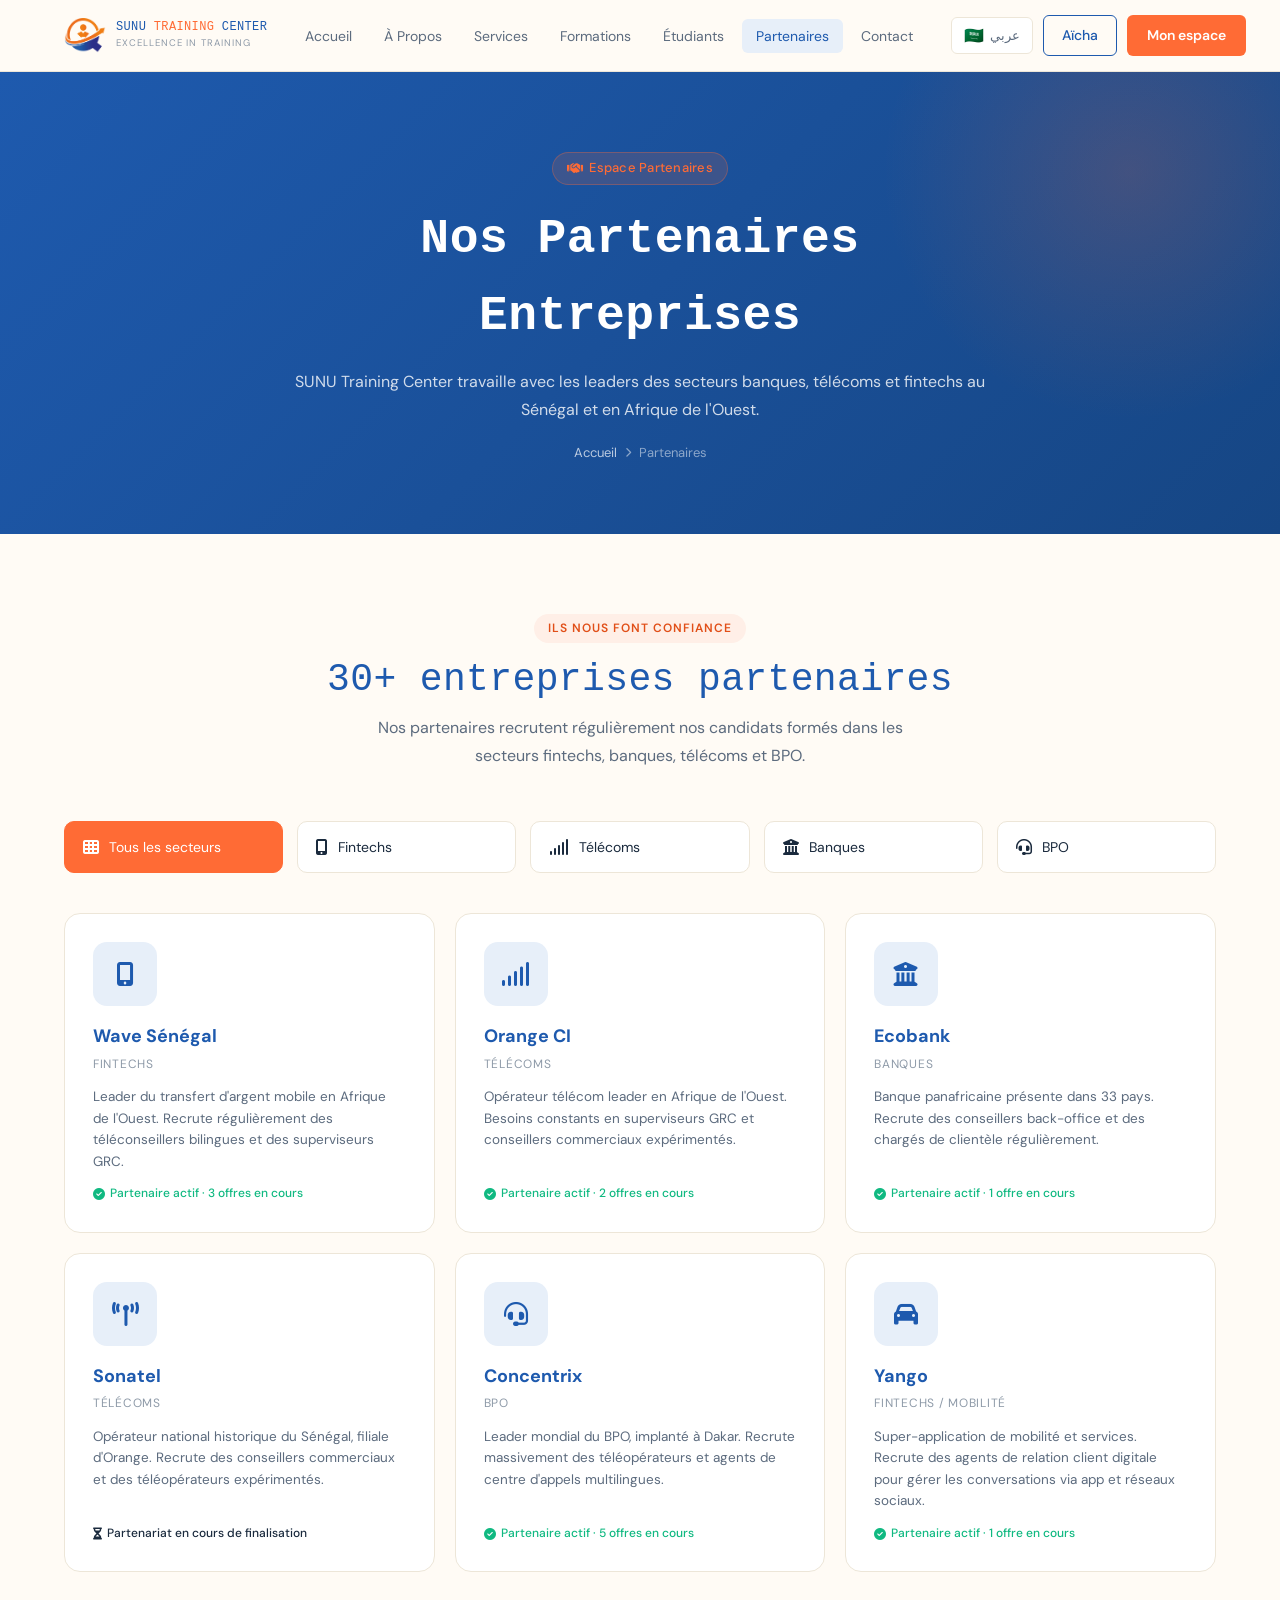
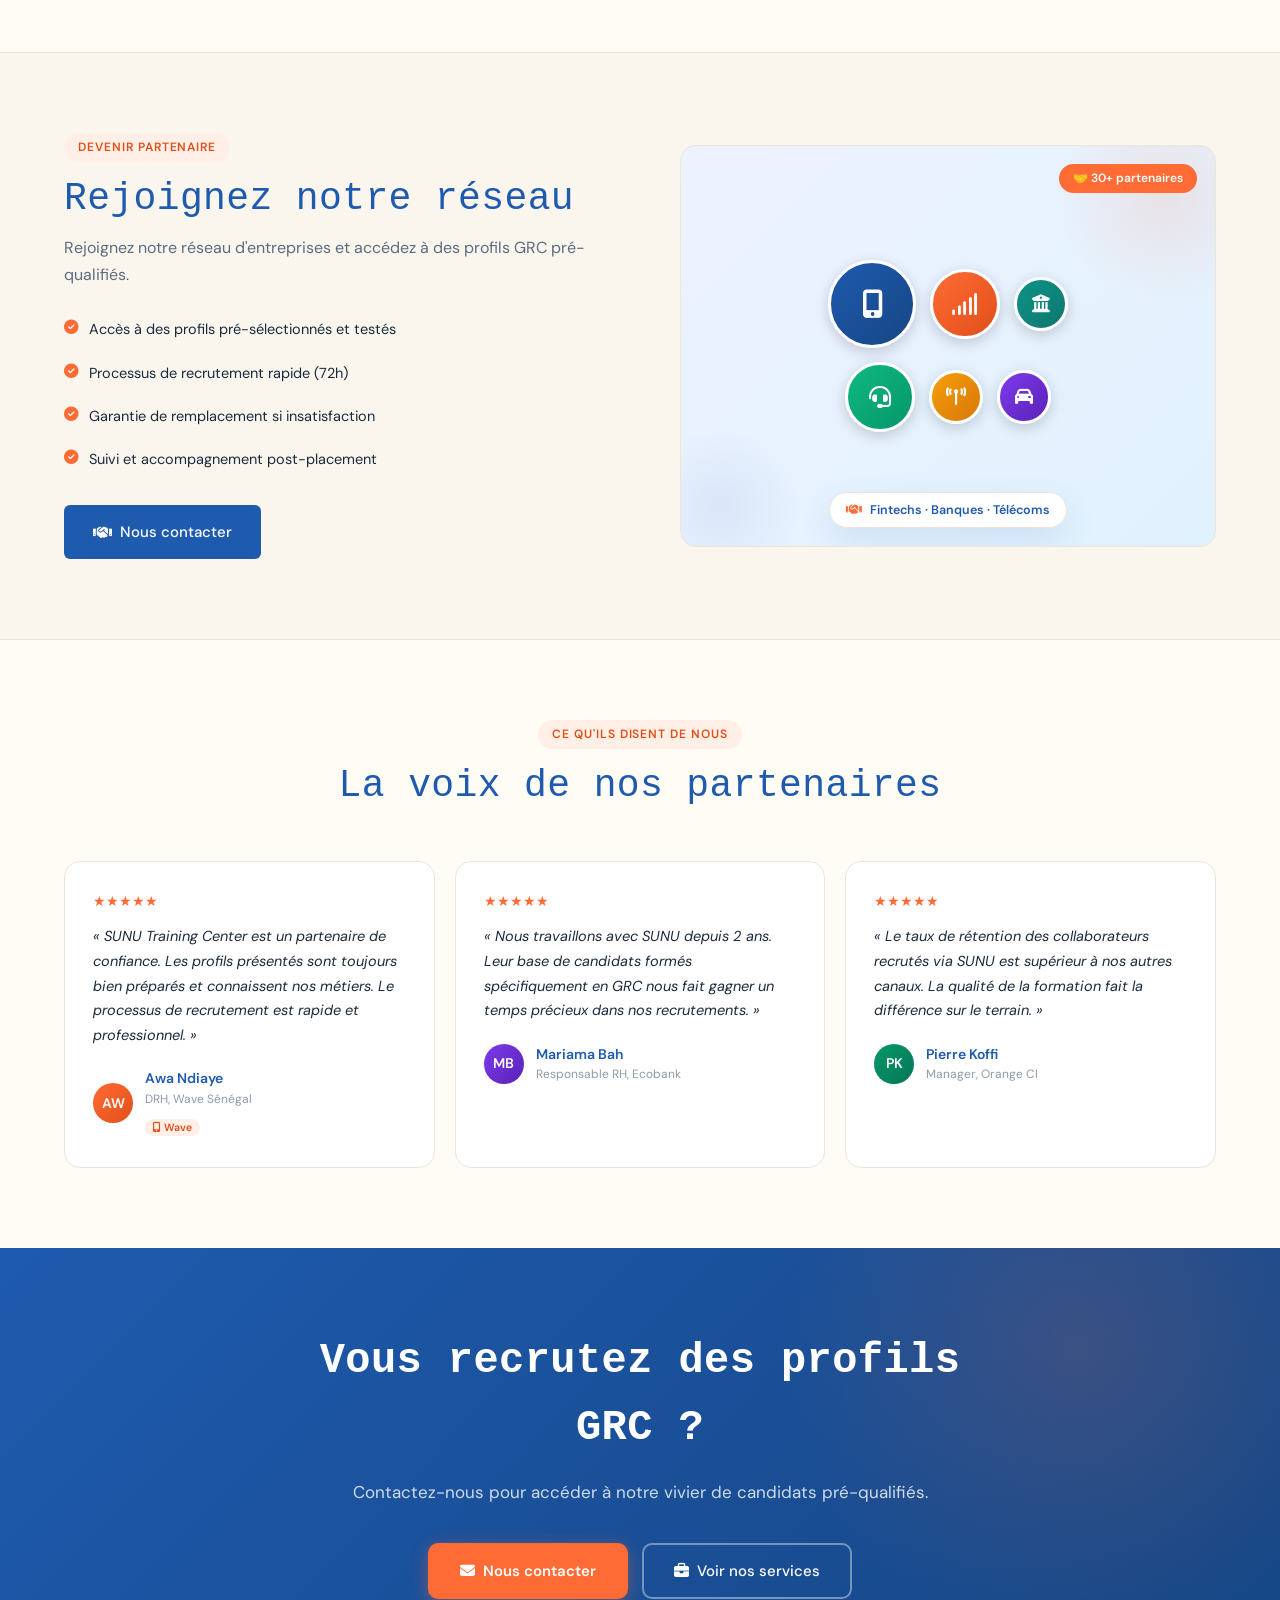
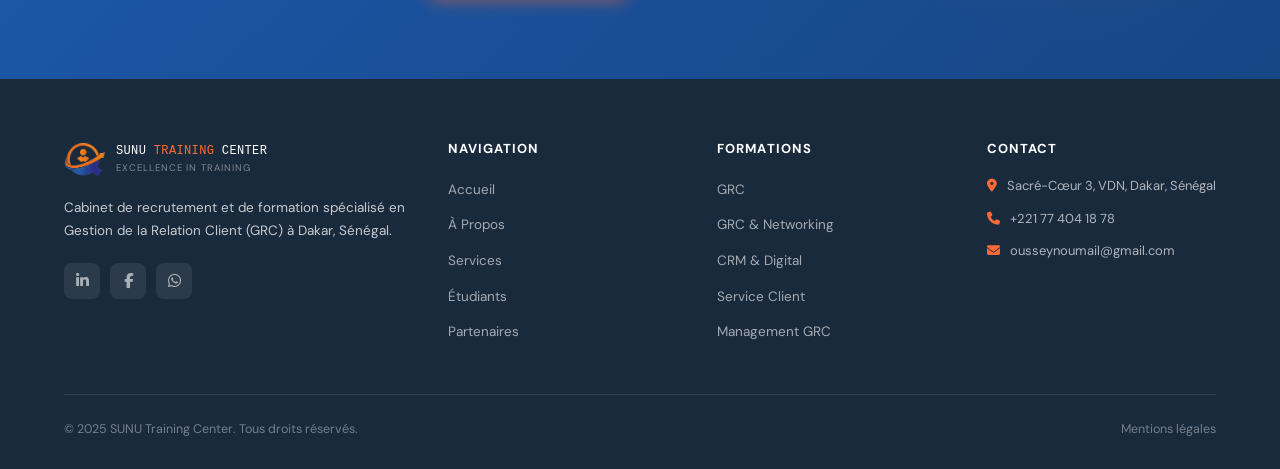
<file: partenaires.html>
<!DOCTYPE html>
<html lang="fr">
<head>
<meta charset="UTF-8">
<meta name="viewport" content="width=device-width, initial-scale=1.0">
<title>Partenaires · SUNU Training Center</title>
<meta name="description" content="Nos entreprises partenaires : Wave, Orange, Ecobank, Sonatel, Concentrix, Yango et plus.">
<link rel="manifest" href="manifest.json">
<meta name="theme-color" content="#1E5AAE">
<link rel="preconnect" href="https://fonts.googleapis.com">
<link rel="preconnect" href="https://fonts.gstatic.com" crossorigin>
<link href="https://fonts.googleapis.com/css2?family=DM+Sans:wght@400;500;600;700&display=swap" rel="stylesheet">
<link rel="stylesheet" href="https://cdnjs.cloudflare.com/ajax/libs/font-awesome/6.5.1/css/all.min.css">
<link rel="stylesheet" href="vitrine/css/style.css">
<style>
.partner-card{background:var(--white);border:1px solid var(--border);border-radius:var(--radius-lg);padding:28px;transition:all 0.25s;display:flex;flex-direction:column}
.partner-card:hover{transform:translateY(-4px);box-shadow:var(--shadow-lg);border-color:var(--orange)}
.partner-logo-big{width:64px;height:64px;border-radius:14px;background:var(--blue-light);color:var(--blue);display:flex;align-items:center;justify-content:center;font-size:24px;margin-bottom:16px}
.partner-name{font-size:18px;font-weight:700;color:var(--blue);margin-bottom:4px}
.partner-sector{font-size:12px;color:var(--text-muted);text-transform:uppercase;letter-spacing:0.06em;margin-bottom:12px}
.partner-desc{font-size:13.5px;color:var(--text-soft);line-height:1.6;flex:1}
.partner-status{display:inline-flex;align-items:center;gap:5px;margin-top:12px;font-size:12px;font-weight:500}
.partner-status.actif{color:var(--success)}
.partner-status.attente{color:var(--warning)}
.sectors-grid{display:grid;grid-template-columns:repeat(auto-fill,minmax(200px,1fr));gap:14px;margin-bottom:40px}
.sector-pill{display:flex;align-items:center;gap:10px;padding:14px 18px;background:var(--white);border:1px solid var(--border);border-radius:var(--radius);cursor:pointer;transition:all 0.2s;font-size:14px}
.sector-pill:hover,.sector-pill.active{background:var(--orange);color:white;border-color:var(--orange)}
.sector-pill i{font-size:16px}
.partners-big-grid{display:grid;grid-template-columns:repeat(auto-fill,minmax(300px,1fr));gap:20px}
.benefit-list{list-style:none}
.benefit-list li{display:flex;align-items:flex-start;gap:10px;padding:10px 0;border-bottom:1px solid var(--border-soft);font-size:14.5px}
.benefit-list li:last-child{border:none}
.benefit-list li i{color:var(--orange);margin-top:2px;flex-shrink:0}
</style>
</head>
<body>

<nav class="navbar" id="navbar">
  <a href="index.html" class="nav-logo"><img src="images/logo-sunu.png" alt="SUNU logo" width="42" height="42"><div><div class="nav-logo-text">SUNU <span class="or">TRAINING</span> CENTER</div><div class="nav-logo-sub">Excellence in Training</div></div></a>
  <ul class="nav-links">
    <li><a href="index.html" data-i18n="nav_home">Accueil</a></li>
    <li><a href="a-propos.html" data-i18n="nav_about">À Propos</a></li>
    <li><a href="services.html" data-i18n="nav_services">Services</a></li>
    <li><a href="formations.html" data-i18n="nav_formations">Formations</a></li>
    <li><a href="etudiants.html" data-i18n="nav_students">Étudiants</a></li>
    <li><a href="partenaires.html" data-i18n="nav_partners" class="active">Partenaires</a></li>
    <li><a href="contact.html" data-i18n="nav_contact">Contact</a></li>
  </ul>
  <div class="nav-actions">
    <button class="lang-btn" id="langBtn" onclick="toggleLang()"><span class="lang-flag">🇸🇦</span> عربي</button>
    <a href="app.html" class="btn-nav-login" id="navLoginBtn" data-i18n="nav_login">Se connecter</a>
    <a href="app.html" class="btn-nav-cta" id="navCtaBtn" data-i18n="nav_signup">Créer un compte</a>
  </div>
  <button class="hamburger" id="hamburger"><span></span><span></span><span></span></button>
</nav>
<div class="mobile-menu" id="mobileMenu">
  <a href="index.html" data-i18n="nav_home">Accueil</a><a href="a-propos.html" data-i18n="nav_about">À Propos</a><a href="services.html" data-i18n="nav_services">Services</a><a href="formations.html" data-i18n="nav_formations">Formations</a><a href="etudiants.html" data-i18n="nav_students">Étudiants</a><a href="partenaires.html" data-i18n="nav_partners">Partenaires</a><a href="contact.html" data-i18n="nav_contact">Contact</a>
  <div class="mobile-actions"><a href="app.html" class="btn btn-outline" data-i18n="nav_login">Se connecter</a><a href="app.html" class="btn btn-primary" data-i18n="nav_signup">Créer un compte</a><button class="lang-btn" id="mobileLangBtn" onclick="toggleLang()"><span class="lang-flag">🇸🇦</span> عربي</button></div>
</div>

<div class="page-wrapper">
  <div class="page-hero">
    <div class="page-hero-inner">
      <div class="page-hero-label"><i class="fa-solid fa-handshake"></i> <span data-i18n="partners_page_tag">Espace Partenaires</span></div>
      <h1 class="page-hero-title" data-i18n="partners_page_title">Nos Partenaires Entreprises</h1>
      <p class="page-hero-sub" data-i18n="partners_page_sub">SUNU travaille avec les leaders des secteurs banques, télécoms et fintechs au Sénégal et en Afrique de l'Ouest.</p>
      <div class="breadcrumb"><a href="index.html" data-i18n="nav_home">Accueil</a><span class="breadcrumb-sep"><i class="fa-solid fa-chevron-right"></i></span><span data-i18n="nav_partners">Partenaires</span></div>
    </div>
  </div>

  <!-- NOS PARTENAIRES -->
  <section>
    <div class="section-inner">
      <div class="section-header center">
        <span class="section-tag" data-i18n="our_partners_title">Ils nous font confiance</span>
        <h2 class="section-title">30+ entreprises partenaires</h2>
        <p class="section-sub">Nos partenaires recrutent régulièrement nos candidats formés dans les secteurs fintechs, banques, télécoms et BPO.</p>
      </div>

      <div class="sectors-grid">
        <div class="sector-pill active" onclick="filterPartners('all',this)"><i class="fa-solid fa-th"></i> Tous les secteurs</div>
        <div class="sector-pill" onclick="filterPartners('fintechs',this)"><i class="fa-solid fa-mobile-screen-button"></i> Fintechs</div>
        <div class="sector-pill" onclick="filterPartners('telecoms',this)"><i class="fa-solid fa-signal"></i> Télécoms</div>
        <div class="sector-pill" onclick="filterPartners('banques',this)"><i class="fa-solid fa-building-columns"></i> Banques</div>
        <div class="sector-pill" onclick="filterPartners('bpo',this)"><i class="fa-solid fa-headset"></i> BPO</div>
      </div>

      <div class="partners-big-grid" id="partnersGrid">
        <div class="partner-card fade-in" data-sector="fintechs">
          <div class="partner-logo-big"><i class="fa-solid fa-mobile-screen-button"></i></div>
          <div class="partner-name">Wave Sénégal</div>
          <div class="partner-sector">Fintechs</div>
          <div class="partner-desc">Leader du transfert d'argent mobile en Afrique de l'Ouest. Recrute régulièrement des téléconseillers bilingues et des superviseurs GRC.</div>
          <div class="partner-status actif"><i class="fa-solid fa-circle-check"></i> Partenaire actif · 3 offres en cours</div>
        </div>
        <div class="partner-card fade-in fade-in-delay-1" data-sector="telecoms">
          <div class="partner-logo-big"><i class="fa-solid fa-signal"></i></div>
          <div class="partner-name">Orange CI</div>
          <div class="partner-sector">Télécoms</div>
          <div class="partner-desc">Opérateur télécom leader en Afrique de l'Ouest. Besoins constants en superviseurs GRC et conseillers commerciaux expérimentés.</div>
          <div class="partner-status actif"><i class="fa-solid fa-circle-check"></i> Partenaire actif · 2 offres en cours</div>
        </div>
        <div class="partner-card fade-in fade-in-delay-2" data-sector="banques">
          <div class="partner-logo-big"><i class="fa-solid fa-building-columns"></i></div>
          <div class="partner-name">Ecobank</div>
          <div class="partner-sector">Banques</div>
          <div class="partner-desc">Banque panafricaine présente dans 33 pays. Recrute des conseillers back-office et des chargés de clientèle régulièrement.</div>
          <div class="partner-status actif"><i class="fa-solid fa-circle-check"></i> Partenaire actif · 1 offre en cours</div>
        </div>
        <div class="partner-card fade-in" data-sector="telecoms">
          <div class="partner-logo-big"><i class="fa-solid fa-tower-broadcast"></i></div>
          <div class="partner-name">Sonatel</div>
          <div class="partner-sector">Télécoms</div>
          <div class="partner-desc">Opérateur national historique du Sénégal, filiale d'Orange. Recrute des conseillers commerciaux et des téléopérateurs expérimentés.</div>
          <div class="partner-status attente"><i class="fa-solid fa-hourglass-half"></i> Partenariat en cours de finalisation</div>
        </div>
        <div class="partner-card fade-in fade-in-delay-1" data-sector="bpo">
          <div class="partner-logo-big"><i class="fa-solid fa-headset"></i></div>
          <div class="partner-name">Concentrix</div>
          <div class="partner-sector">BPO</div>
          <div class="partner-desc">Leader mondial du BPO, implanté à Dakar. Recrute massivement des téléopérateurs et agents de centre d'appels multilingues.</div>
          <div class="partner-status actif"><i class="fa-solid fa-circle-check"></i> Partenaire actif · 5 offres en cours</div>
        </div>
        <div class="partner-card fade-in fade-in-delay-2" data-sector="fintechs">
          <div class="partner-logo-big"><i class="fa-solid fa-car"></i></div>
          <div class="partner-name">Yango</div>
          <div class="partner-sector">Fintechs / Mobilité</div>
          <div class="partner-desc">Super-application de mobilité et services. Recrute des agents de relation client digitale pour gérer les conversations via app et réseaux sociaux.</div>
          <div class="partner-status actif"><i class="fa-solid fa-circle-check"></i> Partenaire actif · 1 offre en cours</div>
        </div>
      </div>
    </div>
  </section>

  <!-- DEVENIR PARTENAIRE -->
  <section class="alt-section">
    <div class="section-inner">
      <div class="split-grid">
        <div class="fade-in">
          <span class="section-tag" data-i18n="become_partner_title">Devenir partenaire</span>
          <h2 class="section-title">Rejoignez notre réseau</h2>
          <p class="section-sub" style="margin-bottom:20px" data-i18n="become_partner_desc">Rejoignez notre réseau d'entreprises et accédez à des profils GRC pré-qualifiés.</p>
          <ul class="benefit-list">
            <li><i class="fa-solid fa-circle-check"></i> <span data-i18n="partner_benefit_1">Accès à des profils pré-sélectionnés et testés</span></li>
            <li><i class="fa-solid fa-circle-check"></i> <span data-i18n="partner_benefit_2">Processus de recrutement rapide (72h)</span></li>
            <li><i class="fa-solid fa-circle-check"></i> <span data-i18n="partner_benefit_3">Garantie de remplacement si insatisfaction</span></li>
            <li><i class="fa-solid fa-circle-check"></i> <span data-i18n="partner_benefit_4">Suivi et accompagnement post-placement</span></li>
          </ul>
          <a href="contact.html" class="btn btn-blue btn-lg" style="margin-top:24px"><i class="fa-solid fa-handshake"></i> <span data-i18n="btn_contact_us">Nous contacter</span></a>
        </div>
        <div class="illus-wrap illus-business fade-in fade-in-delay-1">
          <div class="illus-badge-top">🤝 30+ partenaires</div>
          <div class="av-cluster">
            <!-- Entreprises -->
            <div class="av av-blue av-lg" title="Wave Sénégal"><i class="fa-solid fa-mobile-screen-button"></i></div>
            <div class="av av-orange av-md" title="Orange CI"><i class="fa-solid fa-signal"></i></div>
            <div class="av av-teal av-sm" title="Ecobank"><i class="fa-solid fa-building-columns"></i></div>
            <div class="av av-green av-md" title="Concentrix"><i class="fa-solid fa-headset"></i></div>
            <div class="av av-amber av-sm" title="Sonatel"><i class="fa-solid fa-tower-broadcast"></i></div>
            <div class="av av-purple av-sm" title="Yango"><i class="fa-solid fa-car"></i></div>
          </div>
          <div class="illus-badge"><i class="fa-solid fa-handshake"></i> Fintechs · Banques · Télécoms</div>
        </div>
      </div>
    </div>
  </section>

  <!-- TÉMOIGNAGES PARTENAIRES -->
  <section>
    <div class="section-inner">
      <div class="section-header center">
        <span class="section-tag" data-i18n="partner_testimonials_title">Ce qu'ils disent de nous</span>
        <h2 class="section-title">La voix de nos partenaires</h2>
      </div>
      <div class="testimonials-grid" style="display:grid;grid-template-columns:repeat(auto-fill,minmax(300px,1fr));gap:20px">
        <div class="testimonial-card fade-in">
          <div class="testimonial-stars">★★★★★</div>
          <div class="testimonial-text">« SUNU Training Center est un partenaire de confiance. Les profils présentés sont toujours bien préparés et connaissent nos métiers. Le processus de recrutement est rapide et professionnel. »</div>
          <div class="testimonial-author">
            <div class="testimonial-avatar" style="background:linear-gradient(135deg,var(--orange),var(--orange-dark))">AW</div>
            <div>
              <div class="testimonial-name">Awa Ndiaye</div>
              <div class="testimonial-role">DRH, Wave Sénégal</div>
              <div style="margin-top:4px"><span style="background:var(--orange-light);color:var(--orange-dark);padding:2px 8px;border-radius:99px;font-size:10.5px;font-weight:600"><i class="fa-solid fa-mobile-screen-button"></i> Wave</span></div>
            </div>
          </div>
        </div>
        <div class="testimonial-card fade-in fade-in-delay-1">
          <div class="testimonial-stars">★★★★★</div>
          <div class="testimonial-text">« Nous travaillons avec SUNU depuis 2 ans. Leur base de candidats formés spécifiquement en GRC nous fait gagner un temps précieux dans nos recrutements. »</div>
          <div class="testimonial-author">
            <div class="testimonial-avatar" style="background:linear-gradient(135deg,#7C3AED,#5B21B6)">MB</div>
            <div><div class="testimonial-name">Mariama Bah</div><div class="testimonial-role">Responsable RH, Ecobank</div></div>
          </div>
        </div>
        <div class="testimonial-card fade-in fade-in-delay-2">
          <div class="testimonial-stars">★★★★★</div>
          <div class="testimonial-text">« Le taux de rétention des collaborateurs recrutés via SUNU est supérieur à nos autres canaux. La qualité de la formation fait la différence sur le terrain. »</div>
          <div class="testimonial-author">
            <div class="testimonial-avatar" style="background:linear-gradient(135deg,#059669,#047857)">PK</div>
            <div><div class="testimonial-name">Pierre Koffi</div><div class="testimonial-role">Manager, Orange CI</div></div>
          </div>
        </div>
      </div>
    </div>
  </section>

  <section class="cta-section">
    <div class="cta-inner">
      <h2 class="cta-title">Vous recrutez des profils GRC ?</h2>
      <p class="cta-sub">Contactez-nous pour accéder à notre vivier de candidats pré-qualifiés.</p>
      <div class="cta-btns">
        <a href="contact.html" class="btn-cta-primary"><i class="fa-solid fa-envelope"></i> <span data-i18n="btn_contact_us">Nous contacter</span></a>
        <a href="services.html" class="btn-cta-secondary"><i class="fa-solid fa-briefcase"></i> Voir nos services</a>
      </div>
    </div>
  </section>
</div>

<footer class="footer">
  <div class="footer-grid">
    <div class="footer-brand"><div class="nav-logo" style="margin-bottom:14px"><img src="images/logo-sunu.png" alt="SUNU" width="36" height="36"><div><div class="nav-logo-text">SUNU <span class="or">TRAINING</span> CENTER</div><div class="nav-logo-sub">Excellence in Training</div></div></div><p class="footer-desc" data-i18n="footer_tagline">Cabinet de recrutement et de formation spécialisé en GRC à Dakar, Sénégal.</p><div class="footer-social"><a href="#" class="social-btn"><i class="fa-brands fa-linkedin-in"></i></a><a href="#" class="social-btn"><i class="fa-brands fa-facebook-f"></i></a><a href="#" class="social-btn"><i class="fa-brands fa-whatsapp"></i></a></div></div>
    <div><div class="footer-col-title" data-i18n="footer_nav">Navigation</div><ul class="footer-links"><li><a href="index.html" data-i18n="nav_home">Accueil</a></li><li><a href="a-propos.html" data-i18n="nav_about">À Propos</a></li><li><a href="services.html" data-i18n="nav_services">Services</a></li><li><a href="etudiants.html" data-i18n="nav_students">Étudiants</a></li><li><a href="partenaires.html" data-i18n="nav_partners">Partenaires</a></li></ul></div>
    <div><div class="footer-col-title" data-i18n="footer_formations_col">Formations</div><ul class="footer-links"><li><a href="formations.html">GRC</a></li><li><a href="formations.html">GRC & Networking</a></li><li><a href="formations.html">CRM & Digital</a></li><li><a href="formations.html">Service Client</a></li><li><a href="formations.html">Management GRC</a></li></ul></div>
    <div><div class="footer-col-title" data-i18n="footer_contact_col">Contact</div><div class="footer-contact-item"><i class="fa-solid fa-location-dot"></i><span data-i18n="contact_address_val">Sacré-Cœur 3, VDN, Dakar, Sénégal</span></div><div class="footer-contact-item"><i class="fa-solid fa-phone"></i><span>+221 77 404 18 78</span></div><div class="footer-contact-item"><i class="fa-solid fa-envelope"></i><span>ousseynoumail@gmail.com</span></div></div>
  </div>
  <div class="footer-bottom"><span data-i18n="footer_copyright">© 2025 SUNU Training Center. Tous droits réservés.</span><a href="#" data-i18n="footer_legal">Mentions légales</a></div>
</footer>
<div class="pwa-banner hidden" id="pwaBanner"><div class="pwa-banner-icon">📱</div><div class="pwa-banner-text"><div class="pwa-banner-title" data-i18n="pwa_title">Installer l'application</div><div class="pwa-banner-sub" data-i18n="pwa_sub">Ajoutez SUNU à votre écran d'accueil</div></div><div class="pwa-banner-actions"><button class="pwa-install-btn" onclick="installPWA()" data-i18n="pwa_install">Installer</button><button class="pwa-dismiss-btn" onclick="dismissPWA()" data-i18n="pwa_dismiss">Plus tard</button></div></div>
<div class="toast-stack" id="toastStack"></div>
<script src="vitrine/js/vitrine.js"></script>
<script>
function filterPartners(sector, el) {
  document.querySelectorAll('.sector-pill').forEach(p => p.classList.remove('active'));
  el.classList.add('active');
  document.querySelectorAll('.partner-card').forEach(card => {
    card.style.display = (sector === 'all' || card.dataset.sector === sector) ? '' : 'none';
  });
}
</script>
</body>
</html>
</file>
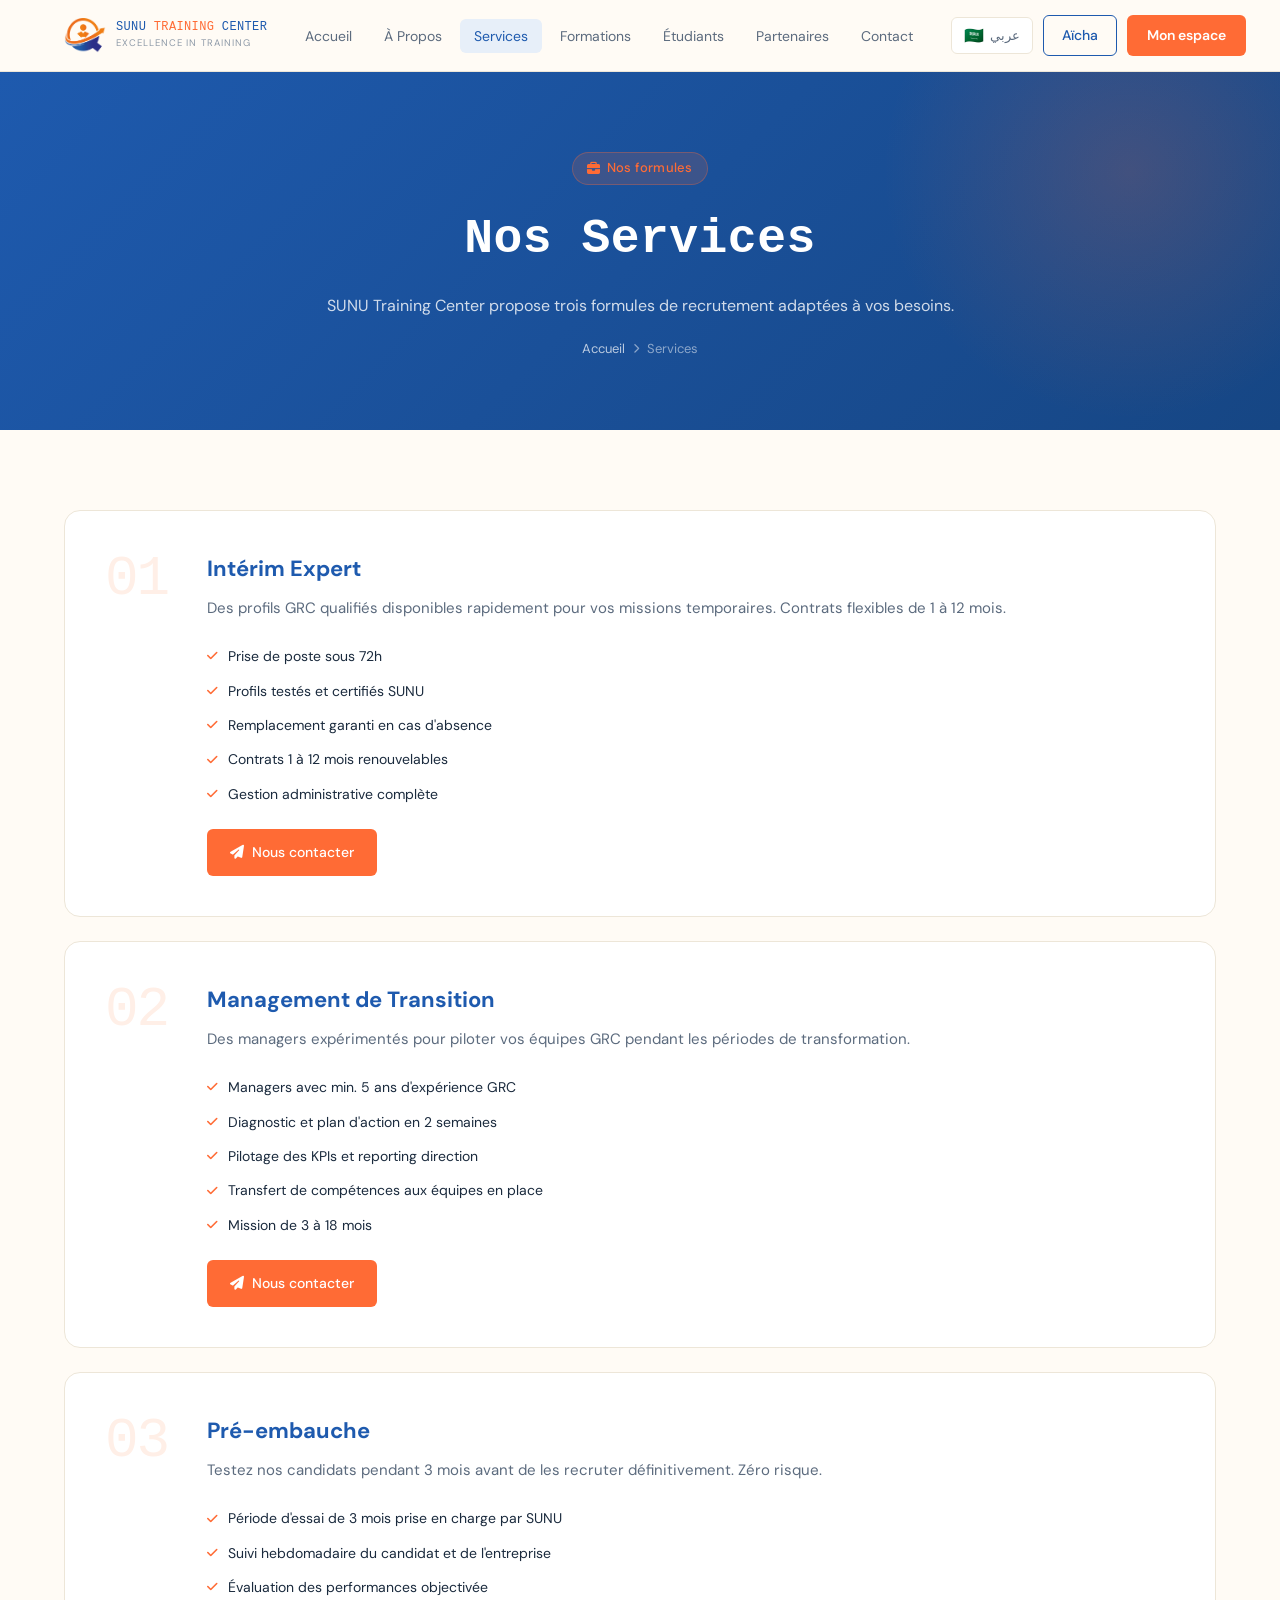
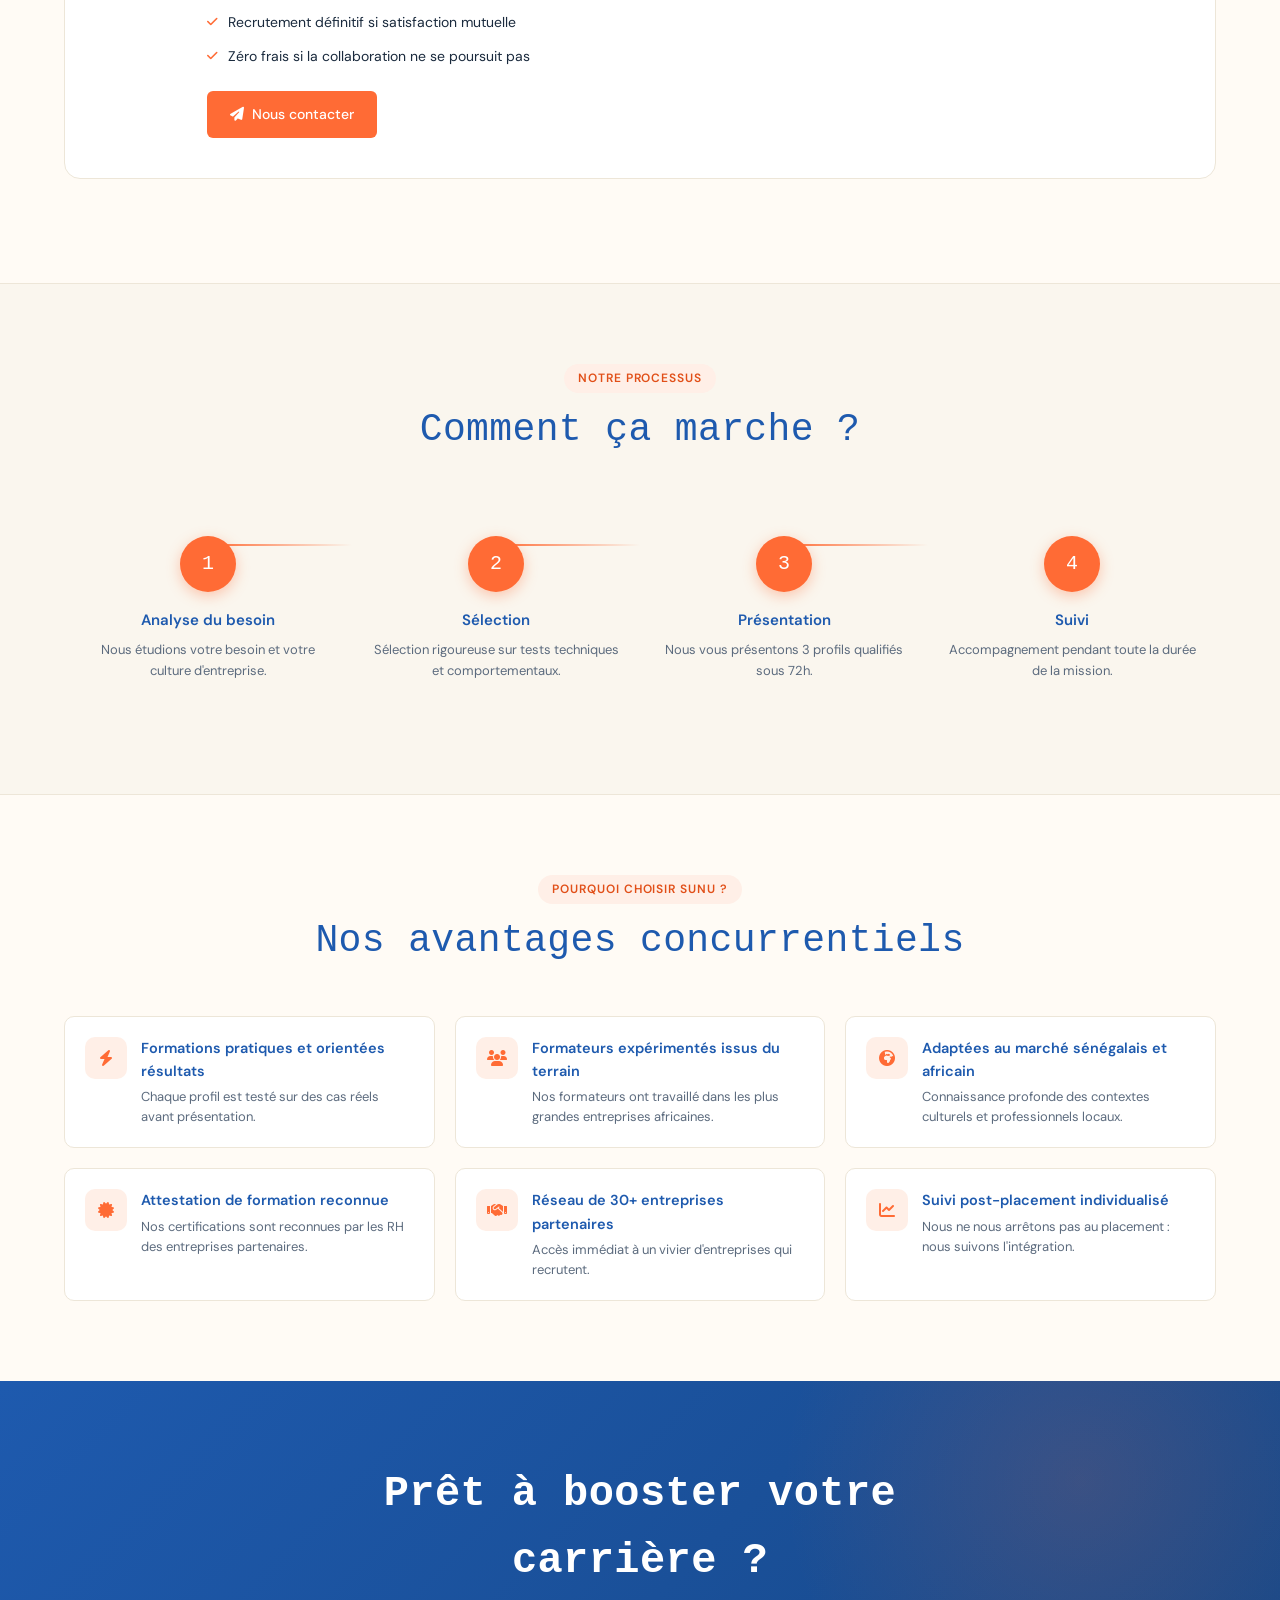
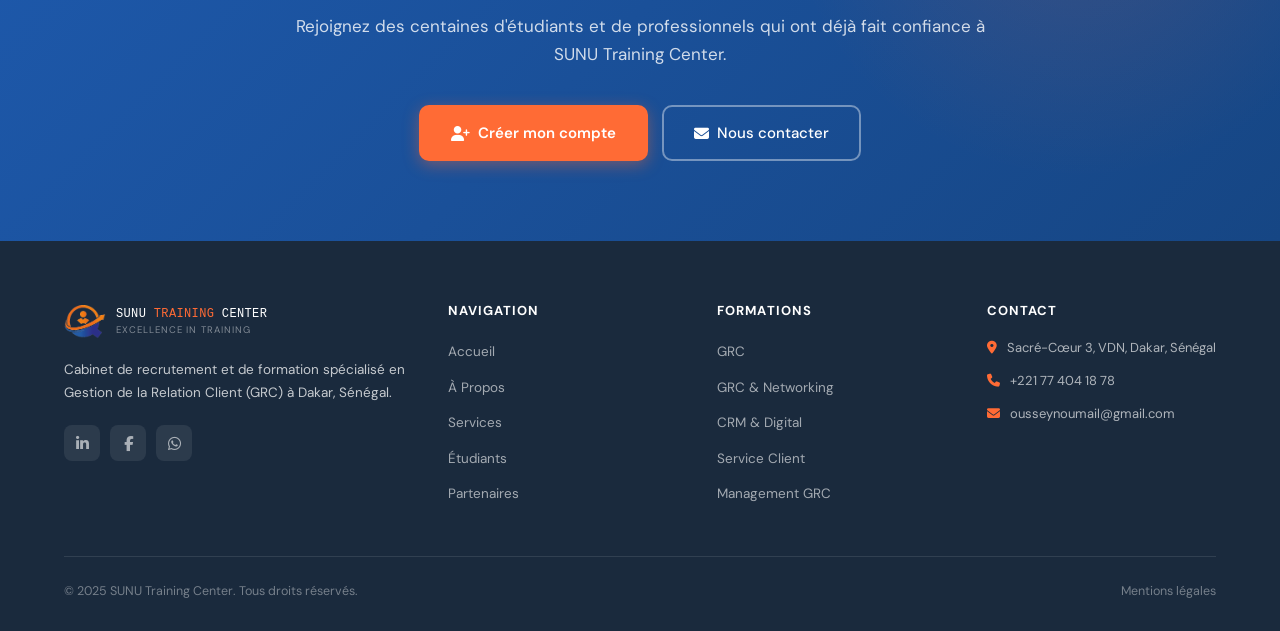
<file: services.html>
<!DOCTYPE html>
<html lang="fr">
<head>
<meta charset="UTF-8">
<meta name="viewport" content="width=device-width, initial-scale=1.0">
<title>Services · SUNU Training Center</title>
<meta name="description" content="Intérim Expert, Management de Transition, Pré-embauche — les 3 formules SUNU Training Center.">
<link rel="manifest" href="manifest.json">
<meta name="theme-color" content="#1E5AAE">
<link rel="preconnect" href="https://fonts.googleapis.com">
<link rel="preconnect" href="https://fonts.gstatic.com" crossorigin>
<link href="https://fonts.googleapis.com/css2?family=DM+Sans:wght@400;500;600;700&display=swap" rel="stylesheet">
<link rel="stylesheet" href="https://cdnjs.cloudflare.com/ajax/libs/font-awesome/6.5.1/css/all.min.css">
<link rel="stylesheet" href="vitrine/css/style.css">
<style>
.service-big-card{
  background:var(--white);border:1px solid var(--border);
  border-radius:var(--radius-lg);padding:40px;
  display:grid;grid-template-columns:auto 1fr;gap:32px;align-items:start;
  margin-bottom:24px;transition:all 0.25s;
}
.service-big-card:hover{box-shadow:var(--shadow-lg);border-color:var(--orange)}
.service-num{
  font-family:var(--font-display);font-size:56px;
  color:var(--orange-light);font-weight:400;
  line-height:1;letter-spacing:-2px;
  min-width:70px;
}
.service-big-title{font-size:22px;font-weight:700;color:var(--blue);margin-bottom:10px}
.service-big-desc{font-size:15px;color:var(--text-soft);line-height:1.7;margin-bottom:18px}
.service-features{list-style:none}
.service-features li{display:flex;align-items:center;gap:10px;font-size:14px;color:var(--text);padding:6px 0;border-bottom:1px solid var(--border-soft)}
.service-features li:last-child{border-bottom:none}
.service-features li i{color:var(--orange);font-size:12px;flex-shrink:0}
.adv-grid{display:grid;grid-template-columns:repeat(auto-fill,minmax(280px,1fr));gap:20px}
.adv-item{display:flex;align-items:flex-start;gap:14px;padding:20px;background:var(--white);border:1px solid var(--border);border-radius:var(--radius)}
.adv-icon{width:42px;height:42px;border-radius:10px;background:var(--orange-light);color:var(--orange);display:flex;align-items:center;justify-content:center;font-size:16px;flex-shrink:0}
.adv-title{font-size:14.5px;font-weight:600;color:var(--blue);margin-bottom:4px}
.adv-desc{font-size:13px;color:var(--text-soft);line-height:1.55}
@media(max-width:640px){.service-big-card{grid-template-columns:1fr}.service-num{font-size:36px}}
</style>
</head>
<body>

<nav class="navbar" id="navbar">
  <a href="index.html" class="nav-logo">
    <img src="images/logo-sunu.png" alt="SUNU logo" width="42" height="42">
    <div><div class="nav-logo-text">SUNU <span class="or">TRAINING</span> CENTER</div><div class="nav-logo-sub">Excellence in Training</div></div>
  </a>
  <ul class="nav-links">
    <li><a href="index.html" data-i18n="nav_home">Accueil</a></li>
    <li><a href="a-propos.html" data-i18n="nav_about">À Propos</a></li>
    <li><a href="services.html" data-i18n="nav_services" class="active">Services</a></li>
    <li><a href="formations.html" data-i18n="nav_formations">Formations</a></li>
    <li><a href="etudiants.html" data-i18n="nav_students">Étudiants</a></li>
    <li><a href="partenaires.html" data-i18n="nav_partners">Partenaires</a></li>
    <li><a href="contact.html" data-i18n="nav_contact">Contact</a></li>
  </ul>
  <div class="nav-actions">
    <button class="lang-btn" id="langBtn" onclick="toggleLang()"><span class="lang-flag">🇸🇦</span> عربي</button>
    <a href="app.html" class="btn-nav-login" id="navLoginBtn" data-i18n="nav_login">Se connecter</a>
    <a href="app.html" class="btn-nav-cta" id="navCtaBtn" data-i18n="nav_signup">Créer un compte</a>
  </div>
  <button class="hamburger" id="hamburger"><span></span><span></span><span></span></button>
</nav>
<div class="mobile-menu" id="mobileMenu">
  <a href="index.html" data-i18n="nav_home">Accueil</a>
  <a href="a-propos.html" data-i18n="nav_about">À Propos</a>
  <a href="services.html" data-i18n="nav_services">Services</a>
  <a href="formations.html" data-i18n="nav_formations">Formations</a>
  <a href="etudiants.html" data-i18n="nav_students">Étudiants</a>
  <a href="partenaires.html" data-i18n="nav_partners">Partenaires</a>
  <a href="contact.html" data-i18n="nav_contact">Contact</a>
  <div class="mobile-actions">
    <a href="app.html" class="btn btn-outline" data-i18n="nav_login">Se connecter</a>
    <a href="app.html" class="btn btn-primary" data-i18n="nav_signup">Créer un compte</a>
    <button class="lang-btn" id="mobileLangBtn" onclick="toggleLang()"><span class="lang-flag">🇸🇦</span> عربي</button>
  </div>
</div>

<div class="page-wrapper">
  <div class="page-hero">
    <div class="page-hero-inner">
      <div class="page-hero-label"><i class="fa-solid fa-briefcase"></i> <span data-i18n="services_page_tag">Nos formules</span></div>
      <h1 class="page-hero-title" data-i18n="services_page_title">Nos Services</h1>
      <p class="page-hero-sub" data-i18n="services_page_sub">SUNU Training Center propose trois formules de recrutement adaptées à vos besoins.</p>
      <div class="breadcrumb">
        <a href="index.html" data-i18n="nav_home">Accueil</a>
        <span class="breadcrumb-sep"><i class="fa-solid fa-chevron-right"></i></span>
        <span data-i18n="nav_services">Services</span>
      </div>
    </div>
  </div>

  <!-- 3 FORMULES -->
  <section>
    <div class="section-inner">
      <div class="service-big-card fade-in">
        <div class="service-num">01</div>
        <div>
          <div class="service-big-title" data-i18n="s1_title">Intérim Expert</div>
          <p class="service-big-desc" data-i18n="s1_desc">Des profils GRC qualifiés disponibles rapidement pour vos missions temporaires. Contrats flexibles de 1 à 12 mois.</p>
          <ul class="service-features">
            <li><i class="fa-solid fa-check"></i> Prise de poste sous 72h</li>
            <li><i class="fa-solid fa-check"></i> Profils testés et certifiés SUNU</li>
            <li><i class="fa-solid fa-check"></i> Remplacement garanti en cas d'absence</li>
            <li><i class="fa-solid fa-check"></i> Contrats 1 à 12 mois renouvelables</li>
            <li><i class="fa-solid fa-check"></i> Gestion administrative complète</li>
          </ul>
          <a href="contact.html" class="btn btn-primary" style="margin-top:18px"><i class="fa-solid fa-paper-plane"></i> <span data-i18n="btn_contact_us">Nous contacter</span></a>
        </div>
      </div>

      <div class="service-big-card fade-in">
        <div class="service-num">02</div>
        <div>
          <div class="service-big-title" data-i18n="s2_title">Management de Transition</div>
          <p class="service-big-desc" data-i18n="s2_desc">Des managers expérimentés pour piloter vos équipes GRC pendant les périodes de transformation.</p>
          <ul class="service-features">
            <li><i class="fa-solid fa-check"></i> Managers avec min. 5 ans d'expérience GRC</li>
            <li><i class="fa-solid fa-check"></i> Diagnostic et plan d'action en 2 semaines</li>
            <li><i class="fa-solid fa-check"></i> Pilotage des KPIs et reporting direction</li>
            <li><i class="fa-solid fa-check"></i> Transfert de compétences aux équipes en place</li>
            <li><i class="fa-solid fa-check"></i> Mission de 3 à 18 mois</li>
          </ul>
          <a href="contact.html" class="btn btn-primary" style="margin-top:18px"><i class="fa-solid fa-paper-plane"></i> <span data-i18n="btn_contact_us">Nous contacter</span></a>
        </div>
      </div>

      <div class="service-big-card fade-in">
        <div class="service-num">03</div>
        <div>
          <div class="service-big-title" data-i18n="s3_title">Pré-embauche</div>
          <p class="service-big-desc" data-i18n="s3_desc">Testez nos candidats pendant 3 mois avant de les recruter définitivement. Zéro risque.</p>
          <ul class="service-features">
            <li><i class="fa-solid fa-check"></i> Période d'essai de 3 mois prise en charge par SUNU</li>
            <li><i class="fa-solid fa-check"></i> Suivi hebdomadaire du candidat et de l'entreprise</li>
            <li><i class="fa-solid fa-check"></i> Évaluation des performances objectivée</li>
            <li><i class="fa-solid fa-check"></i> Recrutement définitif si satisfaction mutuelle</li>
            <li><i class="fa-solid fa-check"></i> Zéro frais si la collaboration ne se poursuit pas</li>
          </ul>
          <a href="contact.html" class="btn btn-primary" style="margin-top:18px"><i class="fa-solid fa-paper-plane"></i> <span data-i18n="btn_contact_us">Nous contacter</span></a>
        </div>
      </div>
    </div>
  </section>

  <!-- PROCESSUS -->
  <section class="alt-section">
    <div class="section-inner">
      <div class="section-header center">
        <span class="section-tag" data-i18n="process_title">Notre Processus</span>
        <h2 class="section-title">Comment ça marche ?</h2>
      </div>
      <div class="process-grid">
        <div class="process-step fade-in">
          <div class="process-num">1</div>
          <div class="process-title" data-i18n="process_1">Analyse du besoin</div>
          <div class="process-desc" data-i18n="process_1_desc">Nous étudions votre besoin et votre culture d'entreprise.</div>
        </div>
        <div class="process-step fade-in fade-in-delay-1">
          <div class="process-num">2</div>
          <div class="process-title" data-i18n="process_2">Sélection</div>
          <div class="process-desc" data-i18n="process_2_desc">Sélection rigoureuse sur tests techniques et comportementaux.</div>
        </div>
        <div class="process-step fade-in fade-in-delay-2">
          <div class="process-num">3</div>
          <div class="process-title" data-i18n="process_3">Présentation</div>
          <div class="process-desc" data-i18n="process_3_desc">Nous vous présentons 3 profils qualifiés sous 72h.</div>
        </div>
        <div class="process-step fade-in fade-in-delay-3">
          <div class="process-num">4</div>
          <div class="process-title" data-i18n="process_4">Suivi</div>
          <div class="process-desc" data-i18n="process_4_desc">Accompagnement pendant toute la durée de la mission.</div>
        </div>
      </div>
    </div>
  </section>

  <!-- AVANTAGES -->
  <section>
    <div class="section-inner">
      <div class="section-header center">
        <span class="section-tag" data-i18n="advantages_title">Pourquoi choisir SUNU ?</span>
        <h2 class="section-title">Nos avantages concurrentiels</h2>
      </div>
      <div class="adv-grid">
        <div class="adv-item fade-in">
          <div class="adv-icon"><i class="fa-solid fa-bolt"></i></div>
          <div><div class="adv-title" data-i18n="adv_1">Formations pratiques et orientées résultats</div><div class="adv-desc">Chaque profil est testé sur des cas réels avant présentation.</div></div>
        </div>
        <div class="adv-item fade-in fade-in-delay-1">
          <div class="adv-icon"><i class="fa-solid fa-users"></i></div>
          <div><div class="adv-title" data-i18n="adv_2">Formateurs expérimentés issus du terrain</div><div class="adv-desc">Nos formateurs ont travaillé dans les plus grandes entreprises africaines.</div></div>
        </div>
        <div class="adv-item fade-in fade-in-delay-2">
          <div class="adv-icon"><i class="fa-solid fa-globe-africa"></i></div>
          <div><div class="adv-title" data-i18n="adv_3">Adaptées au marché sénégalais et africain</div><div class="adv-desc">Connaissance profonde des contextes culturels et professionnels locaux.</div></div>
        </div>
        <div class="adv-item fade-in fade-in-delay-3">
          <div class="adv-icon"><i class="fa-solid fa-certificate"></i></div>
          <div><div class="adv-title" data-i18n="adv_4">Attestation de formation reconnue</div><div class="adv-desc">Nos certifications sont reconnues par les RH des entreprises partenaires.</div></div>
        </div>
        <div class="adv-item fade-in">
          <div class="adv-icon"><i class="fa-solid fa-handshake"></i></div>
          <div><div class="adv-title" data-i18n="adv_5">Réseau de 30+ entreprises partenaires</div><div class="adv-desc">Accès immédiat à un vivier d'entreprises qui recrutent.</div></div>
        </div>
        <div class="adv-item fade-in fade-in-delay-1">
          <div class="adv-icon"><i class="fa-solid fa-chart-line"></i></div>
          <div><div class="adv-title" data-i18n="adv_6">Suivi post-placement individualisé</div><div class="adv-desc">Nous ne nous arrêtons pas au placement : nous suivons l'intégration.</div></div>
        </div>
      </div>
    </div>
  </section>

  <section class="cta-section">
    <div class="cta-inner">
      <h2 class="cta-title" data-i18n="cta_title">Prêt à booster votre carrière ?</h2>
      <p class="cta-sub" data-i18n="cta_sub">Rejoignez des centaines de candidats qui ont déjà fait confiance à SUNU.</p>
      <div class="cta-btns">
        <a href="app.html" class="btn-cta-primary"><i class="fa-solid fa-user-plus"></i> <span data-i18n="cta_btn_primary">Créer mon compte</span></a>
        <a href="contact.html" class="btn-cta-secondary"><i class="fa-solid fa-envelope"></i> <span data-i18n="btn_contact_us">Nous contacter</span></a>
      </div>
    </div>
  </section>
</div>

<footer class="footer">
  <div class="footer-grid">
    <div class="footer-brand">
      <div class="nav-logo" style="margin-bottom:14px"><img src="images/logo-sunu.png" alt="SUNU" width="36" height="36"><div><div class="nav-logo-text">SUNU <span class="or">TRAINING</span> CENTER</div><div class="nav-logo-sub">Excellence in Training</div></div></div>
      <p class="footer-desc" data-i18n="footer_tagline">Cabinet de recrutement et de formation spécialisé en GRC à Dakar, Sénégal.</p>
      <div class="footer-social"><a href="#" class="social-btn"><i class="fa-brands fa-linkedin-in"></i></a><a href="#" class="social-btn"><i class="fa-brands fa-facebook-f"></i></a><a href="#" class="social-btn"><i class="fa-brands fa-whatsapp"></i></a></div>
    </div>
    <div><div class="footer-col-title" data-i18n="footer_nav">Navigation</div><ul class="footer-links"><li><a href="index.html" data-i18n="nav_home">Accueil</a></li><li><a href="a-propos.html" data-i18n="nav_about">À Propos</a></li><li><a href="services.html" data-i18n="nav_services">Services</a></li><li><a href="etudiants.html" data-i18n="nav_students">Étudiants</a></li><li><a href="partenaires.html" data-i18n="nav_partners">Partenaires</a></li></ul></div>
    <div><div class="footer-col-title" data-i18n="footer_formations_col">Formations</div><ul class="footer-links"><li><a href="formations.html">GRC</a></li><li><a href="formations.html">GRC & Networking</a></li><li><a href="formations.html">CRM & Digital</a></li><li><a href="formations.html">Service Client</a></li><li><a href="formations.html">Management GRC</a></li></ul></div>
    <div><div class="footer-col-title" data-i18n="footer_contact_col">Contact</div><div class="footer-contact-item"><i class="fa-solid fa-location-dot"></i><span data-i18n="contact_address_val">Sacré-Cœur 3, VDN, Dakar, Sénégal</span></div><div class="footer-contact-item"><i class="fa-solid fa-phone"></i><span>+221 77 404 18 78</span></div><div class="footer-contact-item"><i class="fa-solid fa-envelope"></i><span>ousseynoumail@gmail.com</span></div></div>
  </div>
  <div class="footer-bottom"><span data-i18n="footer_copyright">© 2025 SUNU Training Center. Tous droits réservés.</span><a href="#" data-i18n="footer_legal">Mentions légales</a></div>
</footer>
<div class="pwa-banner hidden" id="pwaBanner"><div class="pwa-banner-icon">📱</div><div class="pwa-banner-text"><div class="pwa-banner-title" data-i18n="pwa_title">Installer l'application</div><div class="pwa-banner-sub" data-i18n="pwa_sub">Ajoutez SUNU à votre écran d'accueil</div></div><div class="pwa-banner-actions"><button class="pwa-install-btn" onclick="installPWA()" data-i18n="pwa_install">Installer</button><button class="pwa-dismiss-btn" onclick="dismissPWA()" data-i18n="pwa_dismiss">Plus tard</button></div></div>
<div class="toast-stack" id="toastStack"></div>
<script src="vitrine/js/vitrine.js"></script>
</body>
</html>
</file>
<file: vitrine/css/style.css>
/* ======================================================
   SUNU TRAINING CENTER — Vitrine CSS
   Couleurs identiques à l'application existante
   ====================================================== */

:root{
  --blue:#1E5AAE;
  --blue-dark:#164684;
  --blue-light:#E7EFF9;
  --orange:#FF6B35;
  --orange-dark:#E14F18;
  --orange-light:#FFEFE7;
  --cream:#FFFBF5;
  --white:#FFFFFF;
  --bg:#FFFBF5;
  --bg-soft:#FAF6EE;
  --border:#EDE6D8;
  --text:#1A2A3D;
  --text-soft:#5C6B7E;
  --text-muted:#8E9AA8;
  --success:#10B981;
  --radius:10px;
  --radius-sm:6px;
  --radius-lg:16px;
  --shadow-sm:0 1px 2px rgba(30,90,174,0.06);
  --shadow:0 2px 8px rgba(30,90,174,0.08);
  --shadow-lg:0 12px 32px rgba(30,90,174,0.12);
  --font-display:'Lucida Console','Courier New',monospace;
  --font-body:'DM Sans',-apple-system,BlinkMacSystemFont,sans-serif;
  --nav-h:72px;
}

*{box-sizing:border-box;margin:0;padding:0}
html{scroll-behavior:smooth}
body{
  font-family:var(--font-body);
  color:var(--text);
  background:var(--bg);
  line-height:1.6;
  -webkit-font-smoothing:antialiased;
  overflow-x:hidden;
}
body.rtl{direction:rtl;text-align:right}
button{font-family:inherit;cursor:pointer;border:none;background:none}
input,select,textarea{font-family:inherit}
a{color:inherit;text-decoration:none}
img{max-width:100%;height:auto}

/* ========== NAVBAR ========== */
.navbar{
  position:fixed;top:0;left:0;right:0;
  height:var(--nav-h);
  background:rgba(255,251,245,0.95);
  backdrop-filter:blur(12px);
  -webkit-backdrop-filter:blur(12px);
  border-bottom:1px solid var(--border);
  z-index:1000;
  display:flex;align-items:center;
  padding:0 5%;
  gap:24px;
  transition:box-shadow 0.3s;
}
.navbar.scrolled{box-shadow:var(--shadow-lg)}

.nav-logo{
  display:flex;align-items:center;gap:10px;
  flex-shrink:0;
  text-decoration:none;
}
.nav-logo img{height:42px;width:42px;object-fit:contain}
.nav-logo-text{
  font-family:var(--font-display);
  font-size:12px;
  font-weight:400;
  color:var(--blue);
  line-height:1.2;
  letter-spacing:0.03em;
}
.nav-logo-text .or{color:var(--orange)}
.nav-logo-sub{
  font-family:var(--font-body);
  font-size:9.5px;
  color:var(--text-muted);
  letter-spacing:0.1em;
  text-transform:uppercase;
  margin-top:2px;
}

.nav-links{
  display:flex;align-items:center;gap:4px;
  margin:0 auto;
  list-style:none;
}
.nav-links a{
  padding:8px 14px;
  border-radius:var(--radius-sm);
  font-size:14px;
  color:var(--text-soft);
  transition:color 0.2s,background 0.2s;
  white-space:nowrap;
}
.nav-links a:hover,.nav-links a.active{
  color:var(--blue);
  background:var(--blue-light);
}

.nav-actions{
  display:flex;align-items:center;gap:10px;
  flex-shrink:0;
}
.lang-btn{
  display:flex;align-items:center;gap:6px;
  padding:7px 12px;
  border-radius:var(--radius-sm);
  border:1px solid var(--border);
  background:var(--white);
  font-size:13px;
  font-weight:500;
  color:var(--text-soft);
  cursor:pointer;
  transition:all 0.2s;
}
.lang-btn:hover{border-color:var(--blue);color:var(--blue)}
.lang-btn .lang-flag{font-size:16px}

.btn-nav-login{
  padding:8px 18px;
  border-radius:var(--radius-sm);
  border:1.5px solid var(--blue);
  background:transparent;
  font-size:14px;
  font-weight:500;
  color:var(--blue);
  transition:all 0.2s;
  white-space:nowrap;
}
.btn-nav-login:hover{background:var(--blue);color:var(--white)}

.btn-nav-cta{
  padding:9px 20px;
  border-radius:var(--radius-sm);
  background:var(--orange);
  color:var(--white);
  font-size:14px;
  font-weight:600;
  transition:all 0.2s;
  white-space:nowrap;
}
.btn-nav-cta:hover{background:var(--orange-dark);transform:translateY(-1px)}

.hamburger{
  display:none;
  flex-direction:column;gap:5px;
  padding:8px;
  cursor:pointer;
  margin-left:auto;
}
.hamburger span{
  display:block;width:22px;height:2px;
  background:var(--blue);
  border-radius:2px;
  transition:all 0.3s;
}
.hamburger.open span:nth-child(1){transform:translateY(7px) rotate(45deg)}
.hamburger.open span:nth-child(2){opacity:0}
.hamburger.open span:nth-child(3){transform:translateY(-7px) rotate(-45deg)}

.mobile-menu{
  display:none;
  position:fixed;
  top:var(--nav-h);left:0;right:0;
  background:var(--white);
  border-bottom:1px solid var(--border);
  padding:16px 5%;
  z-index:999;
  box-shadow:var(--shadow-lg);
  animation:slideDown 0.25s ease-out;
}
.mobile-menu.open{display:block}
@keyframes slideDown{from{opacity:0;transform:translateY(-10px)}to{opacity:1;transform:translateY(0)}}
.mobile-menu a{
  display:block;padding:12px 0;
  border-bottom:1px solid var(--border);
  font-size:15px;color:var(--text);
  transition:color 0.2s;
}
.mobile-menu a:last-child{border-bottom:none}
.mobile-menu a:hover{color:var(--orange)}
.mobile-menu .mobile-actions{
  display:flex;gap:10px;margin-top:16px;flex-wrap:wrap;
}

/* ========== PAGE WRAPPER ========== */
.page-wrapper{padding-top:var(--nav-h)}

/* ========== HERO ========== */
.hero{
  min-height:calc(100vh - var(--nav-h));
  display:flex;align-items:center;
  background:linear-gradient(135deg,var(--blue) 0%,var(--blue-dark) 60%,#0F2D5E 100%);
  position:relative;
  overflow:hidden;
  padding:80px 5%;
}
.hero::before{
  content:'';
  position:absolute;
  width:700px;height:700px;
  border-radius:50%;
  background:radial-gradient(circle,rgba(255,107,53,0.2) 0%,transparent 70%);
  top:-200px;right:-100px;
  pointer-events:none;
}
.hero::after{
  content:'';
  position:absolute;
  width:500px;height:500px;
  border-radius:50%;
  background:radial-gradient(circle,rgba(30,90,174,0.3) 0%,transparent 70%);
  bottom:-150px;left:-100px;
  pointer-events:none;
}
.hero-inner{
  max-width:1200px;margin:0 auto;
  display:grid;
  grid-template-columns:1fr 1fr;
  gap:60px;align-items:center;
  position:relative;z-index:1;
  width:100%;
}
.hero-tag{
  display:inline-flex;align-items:center;gap:8px;
  background:rgba(255,107,53,0.15);
  border:1px solid rgba(255,107,53,0.35);
  color:var(--orange);
  padding:6px 14px;border-radius:99px;
  font-size:13px;font-weight:500;
  margin-bottom:20px;
  letter-spacing:0.02em;
}
.hero-title{
  font-family:var(--font-display);
  font-size:clamp(28px,4vw,52px);
  font-weight:400;
  color:var(--white);
  line-height:1.2;
  margin-bottom:20px;
  letter-spacing:0.01em;
}
.hero-title .accent{color:var(--orange)}
.hero-sub{
  font-size:clamp(15px,1.5vw,18px);
  color:rgba(255,255,255,0.8);
  line-height:1.7;
  margin-bottom:36px;
}
.hero-btns{display:flex;gap:14px;flex-wrap:wrap}
.btn-hero-primary{
  display:inline-flex;align-items:center;gap:8px;
  padding:14px 28px;
  background:var(--orange);
  color:var(--white);
  border-radius:var(--radius);
  font-size:15px;font-weight:600;
  transition:all 0.25s;
  box-shadow:0 4px 16px rgba(255,107,53,0.4);
}
.btn-hero-primary:hover{background:var(--orange-dark);transform:translateY(-2px);box-shadow:0 8px 24px rgba(255,107,53,0.5)}
.btn-hero-secondary{
  display:inline-flex;align-items:center;gap:8px;
  padding:13px 26px;
  border:2px solid rgba(255,255,255,0.45);
  color:var(--white);
  border-radius:var(--radius);
  font-size:15px;font-weight:500;
  transition:all 0.25s;
}
.btn-hero-secondary:hover{border-color:var(--white);background:rgba(255,255,255,0.1)}

.hero-card{
  background:rgba(255,255,255,0.08);
  border:1px solid rgba(255,255,255,0.15);
  border-radius:var(--radius-lg);
  padding:36px;
  backdrop-filter:blur(8px);
}
.hero-card-title{
  font-family:var(--font-display);
  font-size:18px;color:var(--white);
  margin-bottom:24px;letter-spacing:0.02em;
}
.hero-stat{
  display:flex;justify-content:space-between;align-items:center;
  padding:14px 0;
  border-bottom:1px solid rgba(255,255,255,0.1);
}
.hero-stat:last-child{border-bottom:none}
.hero-stat-label{font-size:13.5px;color:rgba(255,255,255,0.7)}
.hero-stat-val{
  font-family:var(--font-display);
  font-size:22px;color:var(--orange);
  letter-spacing:0.01em;
}

/* ========== SECTIONS COMMUNES ========== */
section{padding:80px 5%}
.section-inner{max-width:1200px;margin:0 auto}
.section-tag{
  display:inline-block;
  background:var(--orange-light);
  color:var(--orange-dark);
  padding:5px 14px;border-radius:99px;
  font-size:12px;font-weight:600;
  letter-spacing:0.08em;text-transform:uppercase;
  margin-bottom:14px;
}
.section-title{
  font-family:var(--font-display);
  font-size:clamp(22px,3vw,38px);
  font-weight:400;
  color:var(--blue);
  line-height:1.2;
  letter-spacing:0.01em;
  margin-bottom:12px;
}
.section-sub{
  font-size:16px;color:var(--text-soft);
  line-height:1.7;
  max-width:580px;
}
.section-header{margin-bottom:52px}
.section-header.center{text-align:center}
.section-header.center .section-sub{margin:0 auto}

/* ========== STATS BAR ========== */
.stats-bar{
  background:var(--blue);
  padding:40px 5%;
}
.stats-grid{
  max-width:1200px;margin:0 auto;
  display:grid;
  grid-template-columns:repeat(4,1fr);
  gap:0;
}
.stat-item{
  text-align:center;
  padding:20px;
  border-right:1px solid rgba(255,255,255,0.15);
}
.stat-item:last-child{border-right:none}
.stat-val{
  font-family:var(--font-display);
  font-size:36px;color:var(--orange);
  line-height:1;letter-spacing:0.01em;
}
.stat-label{
  font-size:13px;color:rgba(255,255,255,0.75);
  margin-top:8px;
}

/* ========== CARDS ========== */
.cards-grid{
  display:grid;
  grid-template-columns:repeat(auto-fill,minmax(300px,1fr));
  gap:24px;
}
.card{
  background:var(--white);
  border:1px solid var(--border);
  border-radius:var(--radius-lg);
  padding:32px;
  transition:all 0.25s;
  position:relative;
  overflow:hidden;
}
.card:hover{
  transform:translateY(-4px);
  box-shadow:var(--shadow-lg);
  border-color:var(--orange);
}
.card-icon{
  width:52px;height:52px;
  border-radius:12px;
  background:var(--orange-light);
  color:var(--orange);
  display:flex;align-items:center;justify-content:center;
  font-size:22px;
  margin-bottom:20px;
}
.card-icon.blue{background:var(--blue-light);color:var(--blue)}
.card-icon.green{background:#D1FAE5;color:var(--success)}
.card-title{
  font-size:17px;font-weight:600;
  color:var(--blue);margin-bottom:10px;
}
.card-desc{font-size:14px;color:var(--text-soft);line-height:1.65}
.card-link{
  display:inline-flex;align-items:center;gap:6px;
  margin-top:18px;font-size:13.5px;font-weight:600;
  color:var(--orange);transition:gap 0.2s;
}
.card:hover .card-link{gap:10px}

/* ========== FORMATION CARD ========== */
.formation-card{
  background:var(--white);
  border:1px solid var(--border);
  border-radius:var(--radius-lg);
  overflow:hidden;
  transition:all 0.25s;
}
.formation-card:hover{transform:translateY(-4px);box-shadow:var(--shadow-lg)}
.formation-img{
  height:180px;
  background:linear-gradient(135deg,var(--blue) 0%,var(--blue-dark) 100%);
  display:flex;align-items:center;justify-content:center;
  font-size:52px;color:rgba(255,255,255,0.25);
  position:relative;overflow:hidden;
}
.formation-img.orange{background:linear-gradient(135deg,var(--orange) 0%,var(--orange-dark) 100%)}
.formation-img.teal{background:linear-gradient(135deg,#0D9488 0%,#0F766E 100%)}
.formation-img.purple{background:linear-gradient(135deg,#7C3AED 0%,#5B21B6 100%)}
.formation-img-label{
  position:absolute;bottom:12px;left:12px;right:12px;
  display:flex;gap:8px;
}
.formation-tag{
  background:rgba(255,255,255,0.2);
  border:1px solid rgba(255,255,255,0.3);
  color:white;padding:4px 10px;
  border-radius:99px;font-size:11.5px;font-weight:500;
}
.formation-body{padding:24px}
.formation-title{
  font-family:var(--font-display);
  font-size:16px;font-weight:400;
  color:var(--blue);margin-bottom:8px;letter-spacing:0.02em;
}
.formation-desc{font-size:13.5px;color:var(--text-soft);line-height:1.6;margin-bottom:16px}
.formation-meta{
  display:flex;gap:14px;flex-wrap:wrap;
  padding-top:14px;border-top:1px solid var(--border);
  margin-bottom:16px;
}
.formation-meta-item{
  font-size:12.5px;color:var(--text-soft);
  display:inline-flex;align-items:center;gap:5px;
}
.formation-meta-item i{color:var(--orange)}

/* ========== SECTION ALTERNÉE ========== */
.alt-section{
  background:var(--bg-soft);
  border-top:1px solid var(--border);
  border-bottom:1px solid var(--border);
}
.split-grid{
  display:grid;
  grid-template-columns:1fr 1fr;
  gap:80px;align-items:center;
}
.split-img{
  border-radius:var(--radius-lg);
  overflow:hidden;
  aspect-ratio:4/3;
  background:linear-gradient(135deg,var(--blue-light) 0%,var(--orange-light) 100%);
  display:flex;align-items:center;justify-content:center;
  font-size:80px;color:rgba(30,90,174,0.15);
}
.check-list{list-style:none;margin:20px 0 28px}
.check-list li{
  display:flex;align-items:flex-start;gap:12px;
  padding:9px 0;font-size:15px;color:var(--text);
}
.check-list li i{color:var(--orange);margin-top:2px;flex-shrink:0}

/* ========== PROCESS ========== */
.process-grid{
  display:grid;
  grid-template-columns:repeat(auto-fit,minmax(220px,1fr));
  gap:0;
  position:relative;
}
.process-step{
  text-align:center;padding:32px 20px;position:relative;
}
.process-step::after{
  content:'';
  position:absolute;
  top:40px;right:0;
  width:50%;height:2px;
  background:linear-gradient(to right,var(--orange),transparent);
}
.process-step:last-child::after{display:none}
.process-num{
  width:56px;height:56px;
  border-radius:50%;
  background:var(--orange);color:var(--white);
  font-family:var(--font-display);
  font-size:20px;font-weight:400;
  display:flex;align-items:center;justify-content:center;
  margin:0 auto 16px;
  box-shadow:0 4px 14px rgba(255,107,53,0.35);
}
.process-title{font-size:15px;font-weight:600;color:var(--blue);margin-bottom:8px}
.process-desc{font-size:13px;color:var(--text-soft);line-height:1.6}

/* ========== TESTIMONIAL ========== */
.testimonial-card{
  background:var(--white);
  border:1px solid var(--border);
  border-radius:var(--radius-lg);
  padding:28px;
}
.testimonial-stars{color:var(--orange);font-size:14px;margin-bottom:12px}
.testimonial-text{
  font-size:14.5px;color:var(--text);
  line-height:1.7;font-style:italic;
  margin-bottom:20px;
}
.testimonial-author{display:flex;align-items:center;gap:12px}
.testimonial-avatar{
  width:40px;height:40px;border-radius:50%;
  background:linear-gradient(135deg,var(--blue),var(--blue-dark));
  color:white;font-weight:600;font-size:14px;
  display:flex;align-items:center;justify-content:center;
  flex-shrink:0;
}
.testimonial-name{font-size:14px;font-weight:600;color:var(--blue)}
.testimonial-role{font-size:12px;color:var(--text-muted)}

/* ========== PARTENAIRES LOGOS ========== */
.partners-strip{
  display:flex;flex-wrap:wrap;gap:16px;justify-content:center;align-items:center;
  margin-top:40px;
}
.partner-logo{
  background:var(--white);
  border:1px solid var(--border);
  border-radius:var(--radius);
  padding:14px 24px;
  font-size:14px;font-weight:700;
  color:var(--blue);
  transition:all 0.2s;
  display:flex;align-items:center;gap:8px;
  min-width:140px;justify-content:center;
}
.partner-logo:hover{border-color:var(--orange);color:var(--orange);transform:translateY(-2px);box-shadow:var(--shadow)}
.partner-logo i{font-size:18px}

/* ========== CTA SECTION ========== */
.cta-section{
  background:linear-gradient(135deg,var(--blue) 0%,var(--blue-dark) 100%);
  padding:80px 5%;text-align:center;
  position:relative;overflow:hidden;
}
.cta-section::before{
  content:'';position:absolute;
  width:600px;height:600px;border-radius:50%;
  background:radial-gradient(circle,rgba(255,107,53,0.15) 0%,transparent 70%);
  top:-200px;right:-100px;pointer-events:none;
}
.cta-inner{max-width:700px;margin:0 auto;position:relative;z-index:1}
.cta-title{
  font-family:var(--font-display);
  font-size:clamp(24px,3.5vw,42px);
  color:var(--white);
  margin-bottom:16px;letter-spacing:0.01em;
}
.cta-sub{font-size:17px;color:rgba(255,255,255,0.8);margin-bottom:36px;line-height:1.7}
.cta-btns{display:flex;gap:14px;justify-content:center;flex-wrap:wrap}
.btn-cta-primary{
  display:inline-flex;align-items:center;gap:8px;
  padding:15px 32px;
  background:var(--orange);color:var(--white);
  border-radius:var(--radius);font-size:15px;font-weight:600;
  transition:all 0.25s;
  box-shadow:0 4px 16px rgba(255,107,53,0.4);
}
.btn-cta-primary:hover{background:var(--orange-dark);transform:translateY(-2px)}
.btn-cta-secondary{
  display:inline-flex;align-items:center;gap:8px;
  padding:14px 30px;
  border:2px solid rgba(255,255,255,0.4);
  color:var(--white);border-radius:var(--radius);
  font-size:15px;font-weight:500;
  transition:all 0.25s;
}
.btn-cta-secondary:hover{border-color:white;background:rgba(255,255,255,0.1)}

/* ========== FOOTER ========== */
.footer{
  background:var(--text);
  color:rgba(255,255,255,0.75);
  padding:60px 5% 30px;
}
.footer-grid{
  max-width:1200px;margin:0 auto;
  display:grid;
  grid-template-columns:1.5fr 1fr 1fr 1fr;
  gap:40px;
  padding-bottom:40px;
  border-bottom:1px solid rgba(255,255,255,0.1);
}
.footer-brand .nav-logo-text{color:white}
.footer-brand .nav-logo-sub{color:rgba(255,255,255,0.45)}
.footer-desc{font-size:13.5px;margin:16px 0 20px;line-height:1.7}
.footer-social{display:flex;gap:10px}
.social-btn{
  width:36px;height:36px;border-radius:8px;
  background:rgba(255,255,255,0.08);
  display:flex;align-items:center;justify-content:center;
  color:rgba(255,255,255,0.6);font-size:15px;
  transition:all 0.2s;
}
.social-btn:hover{background:var(--orange);color:white}
.footer-col-title{
  font-size:13px;font-weight:700;
  color:white;
  letter-spacing:0.08em;text-transform:uppercase;
  margin-bottom:16px;
}
.footer-links{list-style:none}
.footer-links li{margin-bottom:10px}
.footer-links a{
  font-size:13.5px;color:rgba(255,255,255,0.6);
  transition:color 0.2s;
}
.footer-links a:hover{color:var(--orange)}
.footer-contact-item{
  display:flex;align-items:flex-start;gap:10px;
  font-size:13px;margin-bottom:12px;
  color:rgba(255,255,255,0.65);
}
.footer-contact-item i{color:var(--orange);margin-top:3px;flex-shrink:0;font-size:13px}
.footer-bottom{
  max-width:1200px;margin:24px auto 0;
  display:flex;justify-content:space-between;align-items:center;
  flex-wrap:wrap;gap:12px;
  font-size:12.5px;color:rgba(255,255,255,0.4);
}
.footer-bottom a{color:rgba(255,255,255,0.4)}
.footer-bottom a:hover{color:var(--orange)}

/* ========== INNER PAGE HERO ========== */
.page-hero{
  background:linear-gradient(135deg,var(--blue) 0%,var(--blue-dark) 100%);
  padding:80px 5% 70px;
  text-align:center;position:relative;overflow:hidden;
}
.page-hero::before{
  content:'';position:absolute;
  width:500px;height:500px;border-radius:50%;
  background:radial-gradient(circle,rgba(255,107,53,0.18) 0%,transparent 70%);
  top:-150px;right:-100px;pointer-events:none;
}
.page-hero-inner{max-width:720px;margin:0 auto;position:relative;z-index:1}
.page-hero-label{
  display:inline-flex;align-items:center;gap:6px;
  background:rgba(255,107,53,0.15);
  border:1px solid rgba(255,107,53,0.3);
  color:var(--orange);
  padding:5px 14px;border-radius:99px;
  font-size:13px;font-weight:500;
  margin-bottom:16px;letter-spacing:0.02em;
}
.page-hero-title{
  font-family:var(--font-display);
  font-size:clamp(26px,4vw,48px);
  color:var(--white);
  margin-bottom:14px;letter-spacing:0.01em;
}
.page-hero-sub{
  font-size:16px;color:rgba(255,255,255,0.8);line-height:1.7;
}
.breadcrumb{
  display:flex;justify-content:center;align-items:center;gap:8px;
  margin-top:20px;font-size:13px;color:rgba(255,255,255,0.5);
}
.breadcrumb a{color:rgba(255,255,255,0.7);transition:color 0.2s}
.breadcrumb a:hover{color:var(--orange)}
.breadcrumb-sep{font-size:10px}

/* ========== BADGES & TAGS ========== */
.badge{
  display:inline-flex;align-items:center;gap:5px;
  padding:4px 12px;border-radius:99px;
  font-size:12px;font-weight:500;
}
.badge-orange{background:var(--orange-light);color:var(--orange-dark)}
.badge-blue{background:var(--blue-light);color:var(--blue)}
.badge-green{background:#D1FAE5;color:#065F46}

/* ========== BUTTONS (autres pages) ========== */
.btn{
  display:inline-flex;align-items:center;justify-content:center;gap:8px;
  padding:11px 22px;border-radius:var(--radius-sm);
  font-size:14px;font-weight:500;
  transition:all 0.2s;cursor:pointer;
  border:1px solid transparent;
}
.btn-primary{background:var(--orange);color:white}
.btn-primary:hover{background:var(--orange-dark);transform:translateY(-1px)}
.btn-blue{background:var(--blue);color:white}
.btn-blue:hover{background:var(--blue-dark);transform:translateY(-1px)}
.btn-outline{background:transparent;color:var(--blue);border-color:var(--border)}
.btn-outline:hover{border-color:var(--blue);background:var(--blue-light)}
.btn-lg{padding:14px 28px;font-size:15px}
.btn-block{width:100%}

/* ========== FORMULAIRE CONTACT ========== */
.form-group{margin-bottom:18px}
.form-label{display:block;font-size:13px;font-weight:500;color:var(--blue);margin-bottom:6px}
.form-input,.form-textarea,.form-select{
  width:100%;
  padding:12px 14px;
  border:1px solid var(--border);
  border-radius:var(--radius-sm);
  font-size:14px;background:var(--white);
  color:var(--text);
  transition:border-color 0.2s,box-shadow 0.2s;
  font-family:var(--font-body);
}
.form-textarea{resize:vertical;min-height:120px}
.form-input:focus,.form-textarea:focus,.form-select:focus{
  outline:none;border-color:var(--orange);
  box-shadow:0 0 0 3px rgba(255,107,53,0.12);
}
.form-row{display:grid;grid-template-columns:1fr 1fr;gap:14px}

/* ========== CONTACT INFOS ========== */
.contact-info-card{
  background:var(--blue);
  border-radius:var(--radius-lg);
  padding:36px;color:white;
}
.contact-info-title{
  font-family:var(--font-display);
  font-size:20px;color:white;margin-bottom:28px;
}
.contact-info-item{
  display:flex;align-items:flex-start;gap:14px;
  padding:14px 0;border-bottom:1px solid rgba(255,255,255,0.1);
}
.contact-info-item:last-child{border-bottom:none}
.contact-info-icon{
  width:40px;height:40px;border-radius:10px;
  background:rgba(255,255,255,0.12);
  display:flex;align-items:center;justify-content:center;
  color:var(--orange);font-size:15px;flex-shrink:0;
}
.contact-info-label{font-size:11px;text-transform:uppercase;letter-spacing:0.06em;color:rgba(255,255,255,0.5);margin-bottom:3px}
.contact-info-val{font-size:14.5px;color:rgba(255,255,255,0.9);line-height:1.5}

/* ========== PWA INSTALL BANNER ========== */
.pwa-banner{
  position:fixed;bottom:20px;left:20px;right:20px;
  background:var(--white);
  border:1px solid var(--border);
  border-radius:var(--radius-lg);
  padding:16px 20px;
  display:flex;align-items:center;gap:14px;
  box-shadow:var(--shadow-lg);
  z-index:900;
  animation:slideUp 0.4s ease-out;
  max-width:480px;
  margin:0 auto;
}
@keyframes slideUp{from{opacity:0;transform:translateY(20px)}to{opacity:1;transform:translateY(0)}}
.pwa-banner.hidden{display:none}
.pwa-banner-icon{font-size:32px;flex-shrink:0}
.pwa-banner-text{flex:1}
.pwa-banner-title{font-size:14px;font-weight:600;color:var(--blue);margin-bottom:3px}
.pwa-banner-sub{font-size:12.5px;color:var(--text-soft)}
.pwa-banner-actions{display:flex;gap:8px}
.pwa-install-btn{
  padding:8px 16px;background:var(--orange);color:white;
  border-radius:var(--radius-sm);font-size:13px;font-weight:600;
  border:none;cursor:pointer;transition:background 0.2s;
}
.pwa-install-btn:hover{background:var(--orange-dark)}
.pwa-dismiss-btn{
  padding:8px 12px;background:transparent;color:var(--text-muted);
  border:none;cursor:pointer;font-size:13px;
  border-radius:var(--radius-sm);transition:background 0.2s;
}
.pwa-dismiss-btn:hover{background:var(--bg-soft)}

/* ========== TOAST ========== */
.toast-stack{
  position:fixed;bottom:24px;right:24px;
  display:flex;flex-direction:column;gap:8px;
  z-index:9999;
  pointer-events:none;
}
.toast{
  background:var(--text);color:white;
  padding:12px 18px;border-radius:10px;
  font-size:13.5px;
  display:flex;align-items:center;gap:8px;
  animation:toastIn 0.3s ease-out;
  box-shadow:0 4px 16px rgba(0,0,0,0.25);
  pointer-events:auto;
  max-width:320px;
}
.toast.success{background:#065F46;border-left:3px solid var(--success)}
.toast.danger{background:#991B1B;border-left:3px solid #EF4444}
.toast.warning{background:#92400E;border-left:3px solid #F59E0B}
@keyframes toastIn{from{opacity:0;transform:translateX(20px)}to{opacity:1;transform:translateX(0)}}

/* ========== ANIMATIONS ========== */
.fade-in{opacity:0;transform:translateY(20px);transition:opacity 0.6s ease,transform 0.6s ease}
.fade-in.visible{opacity:1;transform:translateY(0)}
.fade-in-delay-1{transition-delay:0.1s}
.fade-in-delay-2{transition-delay:0.2s}
.fade-in-delay-3{transition-delay:0.3s}
.fade-in-delay-4{transition-delay:0.4s}

/* ========== RESPONSIVE ========== */
@media(max-width:1024px){
  .split-grid{grid-template-columns:1fr;gap:40px}
  .footer-grid{grid-template-columns:1fr 1fr;gap:30px}
  .hero-inner{grid-template-columns:1fr;gap:40px}
  .hero-card{display:none}
}
@media(max-width:768px){
  section{padding:60px 5%}
  .nav-links,.nav-actions .btn-nav-login,.nav-actions .btn-nav-cta,.nav-actions .lang-btn{display:none}
  .hamburger{display:flex}
  .stats-grid{grid-template-columns:repeat(2,1fr)}
  .stat-item:nth-child(2){border-right:none}
  .stat-item:nth-child(3){border-right:1px solid rgba(255,255,255,0.15)}
  .form-row{grid-template-columns:1fr}
  .footer-grid{grid-template-columns:1fr}
  .process-step::after{display:none}
  .hero-btns{flex-direction:column;align-items:flex-start}
  .cta-btns{flex-direction:column;align-items:center}
}
@media(max-width:480px){
  .stats-grid{grid-template-columns:1fr}
  .stat-item{border-right:none;border-bottom:1px solid rgba(255,255,255,0.15)}
  .stat-item:last-child{border-bottom:none}
  .pwa-banner{flex-direction:column;text-align:center}
  .pwa-banner-actions{width:100%;justify-content:center}
}

/* ========== ILLUSTRATIONS / AVATARS ========== */
.illus-wrap{
  border-radius:var(--radius-lg);
  background:linear-gradient(135deg,var(--blue-light) 0%,#EAF3FF 50%,var(--orange-light) 100%);
  border:1px solid var(--border);
  aspect-ratio:4/3;
  display:flex;align-items:center;justify-content:center;
  overflow:hidden;position:relative;
  padding:32px;
}
.illus-wrap::before{
  content:'';position:absolute;
  width:220px;height:220px;border-radius:50%;
  background:radial-gradient(circle,rgba(255,107,53,0.12) 0%,transparent 70%);
  top:-60px;right:-60px;pointer-events:none;
}
.illus-wrap::after{
  content:'';position:absolute;
  width:160px;height:160px;border-radius:50%;
  background:radial-gradient(circle,rgba(30,90,174,0.08) 0%,transparent 70%);
  bottom:-40px;left:-40px;pointer-events:none;
}
.av-cluster{
  display:flex;flex-wrap:wrap;
  gap:14px;justify-content:center;align-items:center;
  position:relative;z-index:1;
  max-width:260px;
}
.av{
  border-radius:50%;
  display:flex;align-items:center;justify-content:center;
  color:white;font-weight:600;
  border:3px solid white;
  box-shadow:0 4px 14px rgba(0,0,0,0.18);
  flex-shrink:0;transition:transform 0.3s;
}
.av:hover{transform:scale(1.08)}
.av-sm{width:54px;height:54px;font-size:18px}
.av-md{width:70px;height:70px;font-size:22px}
.av-lg{width:88px;height:88px;font-size:28px}
.av-blue{background:linear-gradient(135deg,var(--blue),var(--blue-dark))}
.av-orange{background:linear-gradient(135deg,var(--orange),var(--orange-dark))}
.av-teal{background:linear-gradient(135deg,#0D9488,#0F766E)}
.av-purple{background:linear-gradient(135deg,#7C3AED,#5B21B6)}
.av-green{background:linear-gradient(135deg,#10B981,#059669)}
.av-amber{background:linear-gradient(135deg,#F59E0B,#D97706)}
.illus-badge{
  position:absolute;bottom:18px;left:50%;transform:translateX(-50%);
  background:white;border:1px solid var(--border);
  border-radius:99px;padding:7px 16px;
  display:flex;align-items:center;gap:8px;
  font-size:12.5px;font-weight:600;color:var(--blue);
  box-shadow:var(--shadow-lg);white-space:nowrap;z-index:2;
}
.illus-badge i{color:var(--orange)}
.illus-badge-top{
  position:absolute;top:18px;right:18px;
  background:var(--orange);color:white;
  border-radius:99px;padding:5px 14px;
  font-size:12px;font-weight:600;z-index:2;
}

/* Illustration type : business/partenaires */
.illus-business{
  background:linear-gradient(135deg,#EEF2FF 0%,#E0F2FE 100%);
}
/* Illustration type : education/formations */
.illus-edu{
  background:linear-gradient(135deg,var(--orange-light) 0%,#FFF7ED 100%);
}

/* ========== RTL OVERRIDES ========== */
body.rtl .nav-links{flex-direction:row-reverse}
body.rtl .process-step::after{
  right:auto;left:0;
  background:linear-gradient(to left,var(--orange),transparent);
}
body.rtl .footer-contact-item i{margin-right:0}
body.rtl .mobile-menu{text-align:right}
body.rtl .hero-inner{direction:rtl}
body.rtl .check-list li i{margin-left:0;margin-right:0}
</file>
